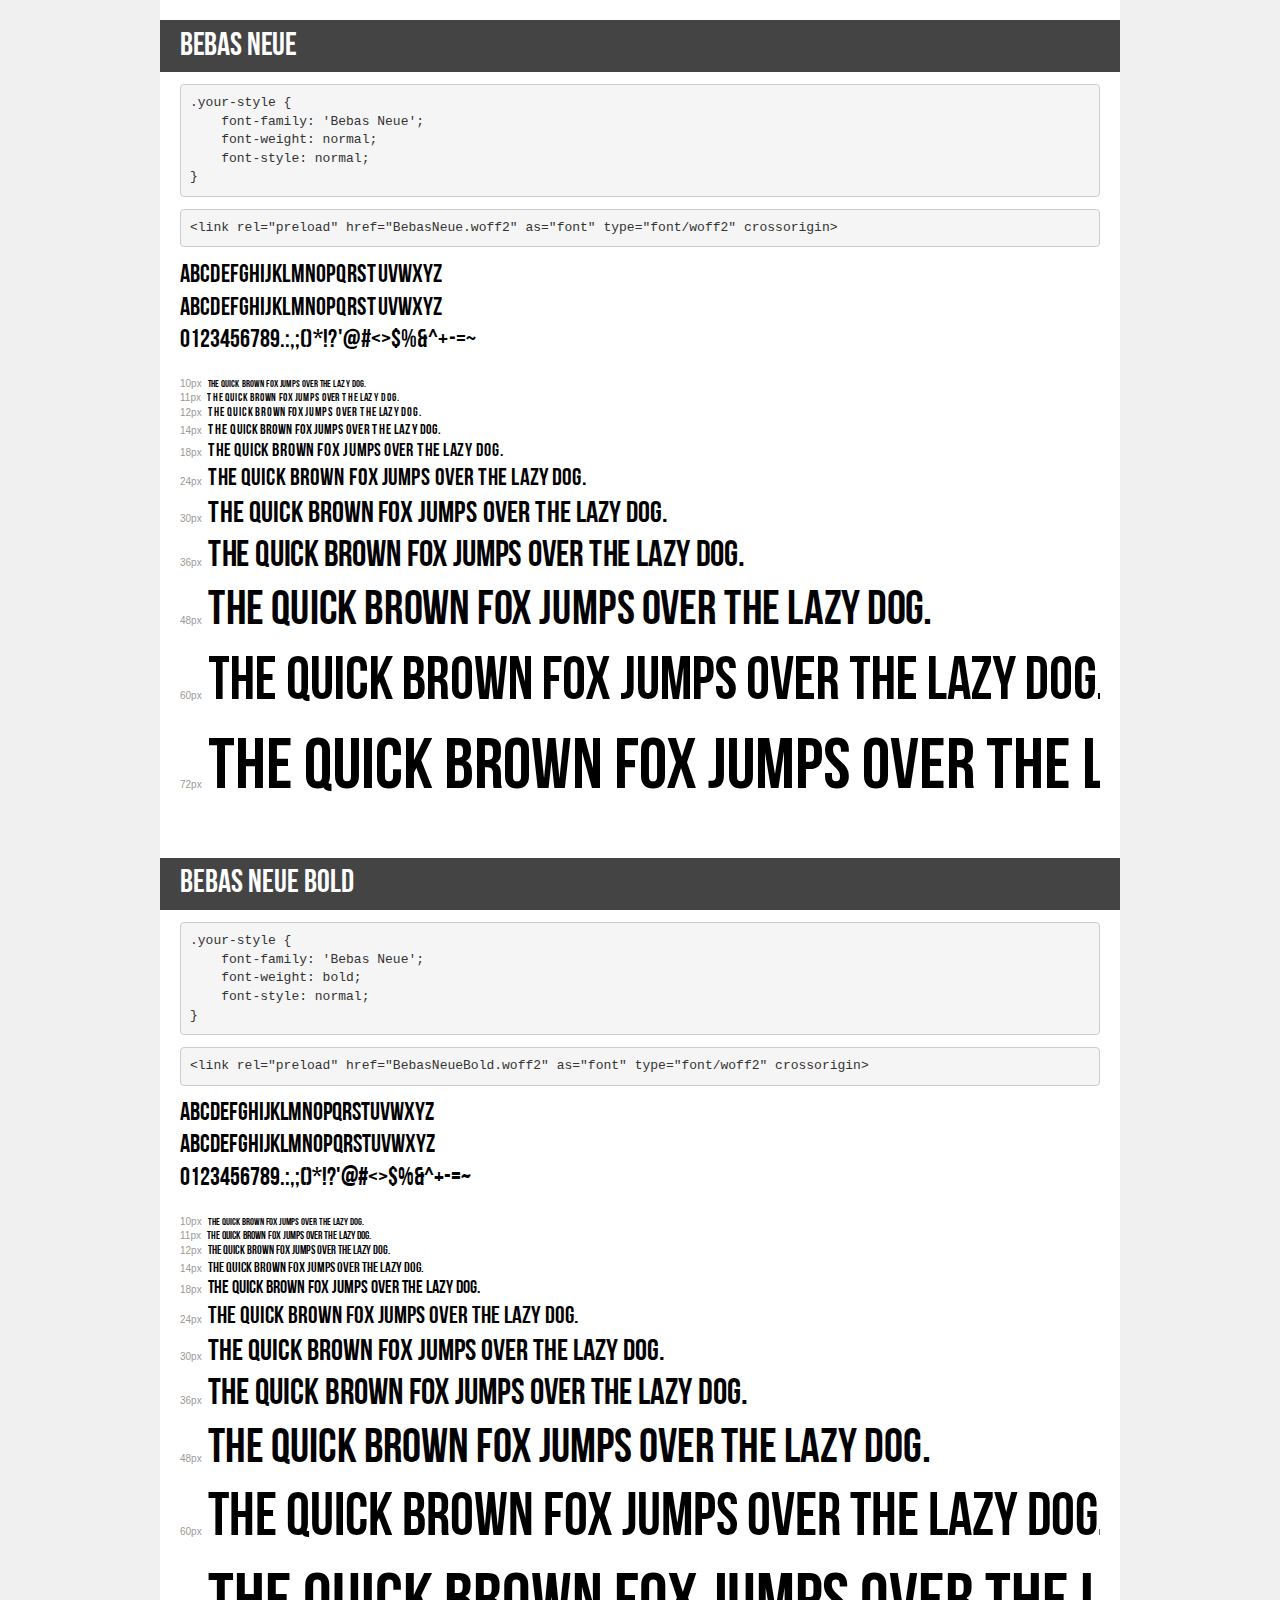
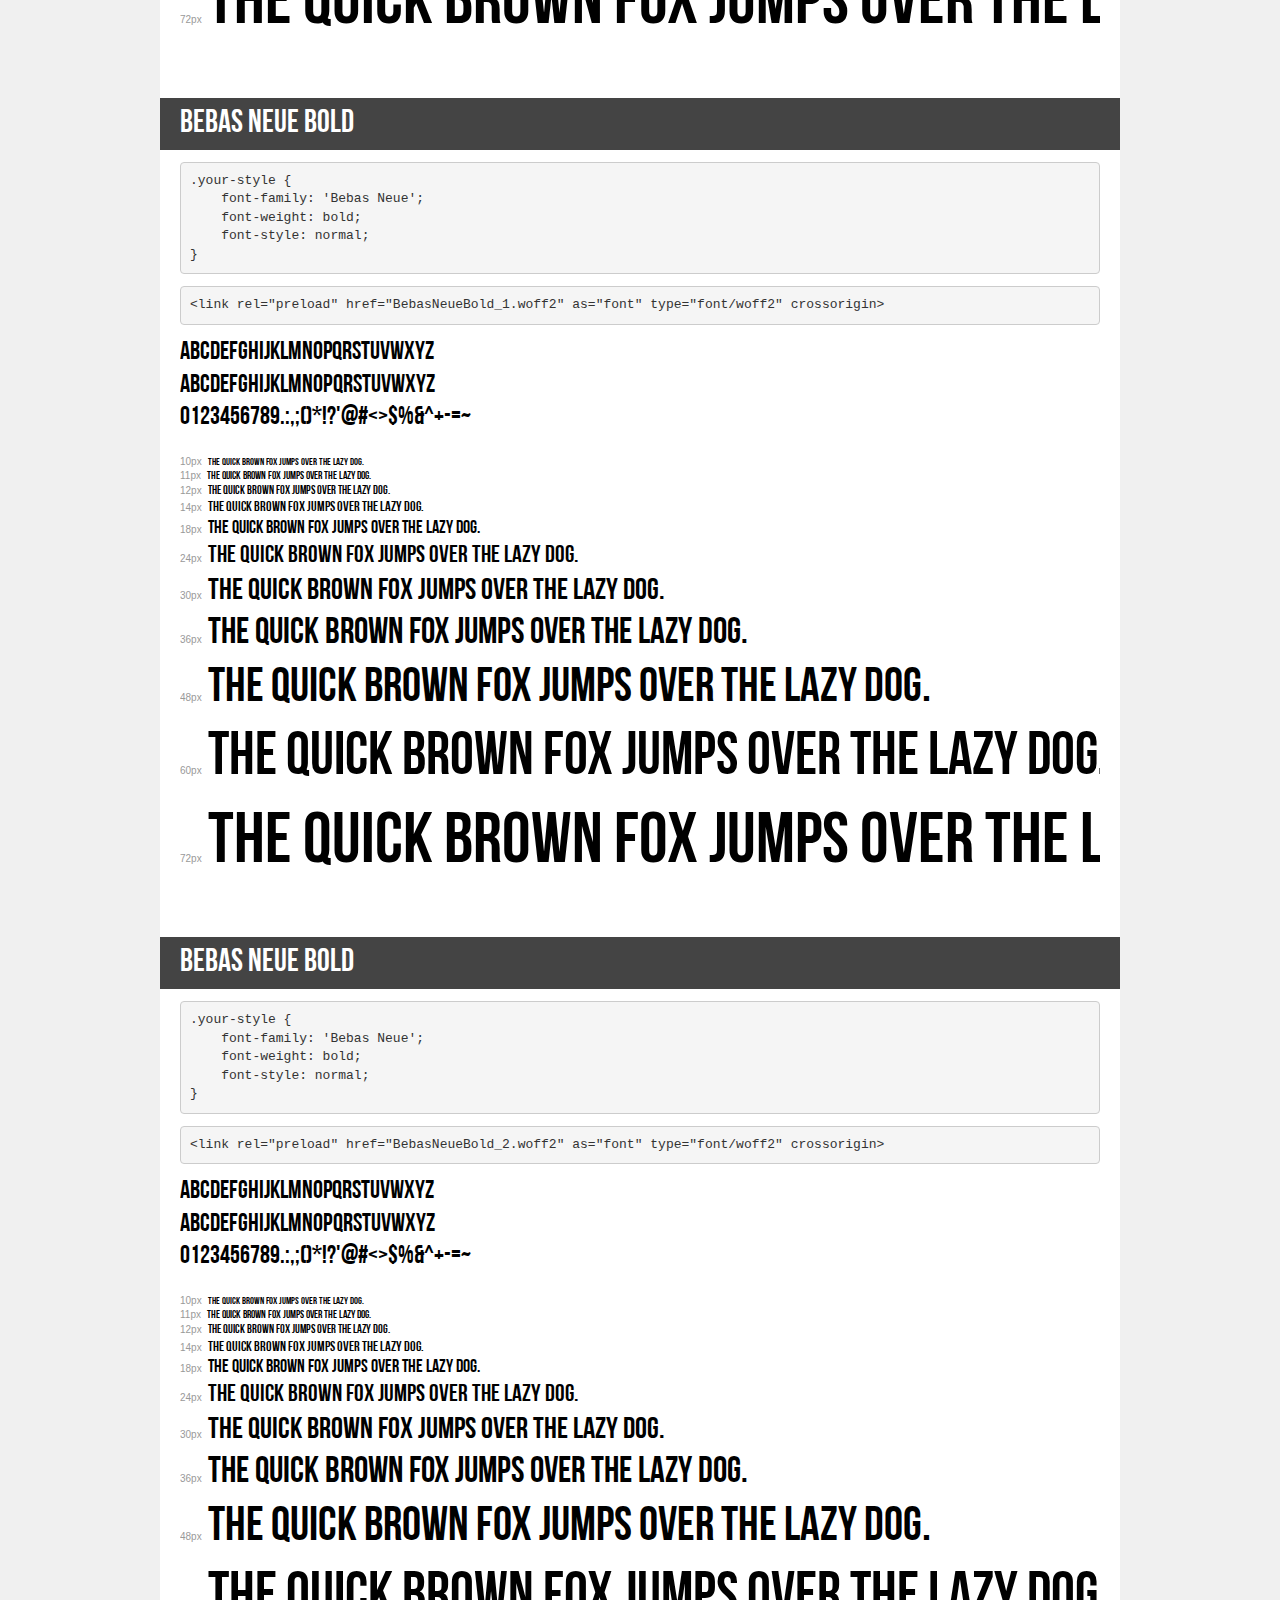
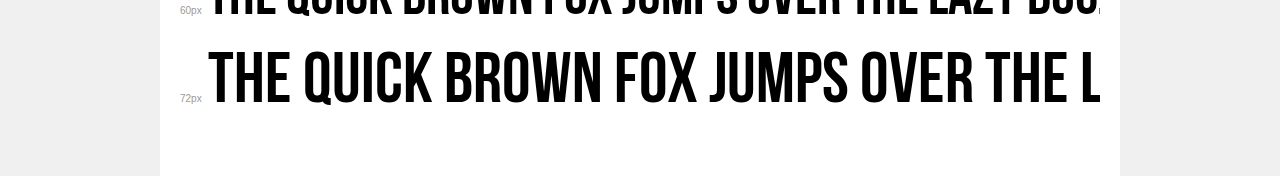
<file: public/fonts/demo.html>
<!DOCTYPE html>
<html lang="en">
<head>
    <meta charset="utf-8">
    <meta http-equiv="X-UA-Compatible" content="IE=edge">
    <meta name="viewport" content="width=device-width, initial-scale=1">
    <meta name="robots" content="noindex, noarchive">
    <meta name="format-detection" content="telephone=no">
    <title>Transfonter demo</title>
    <link href="stylesheet.css" rel="stylesheet">
    <style>
        /*
        http://meyerweb.com/eric/tools/css/reset/
        v2.0 | 20110126
        License: none (public domain)
        */
        html, body, div, span, applet, object, iframe,
        h1, h2, h3, h4, h5, h6, p, blockquote, pre,
        a, abbr, acronym, address, big, cite, code,
        del, dfn, em, img, ins, kbd, q, s, samp,
        small, strike, strong, sub, sup, tt, var,
        b, u, i, center,
        dl, dt, dd, ol, ul, li,
        fieldset, form, label, legend,
        table, caption, tbody, tfoot, thead, tr, th, td,
        article, aside, canvas, details, embed,
        figure, figcaption, footer, header, hgroup,
        menu, nav, output, ruby, section, summary,
        time, mark, audio, video {
            margin: 0;
            padding: 0;
            border: 0;
            font-size: 100%;
            font: inherit;
            vertical-align: baseline;
        }
        /* HTML5 display-role reset for older browsers */
        article, aside, details, figcaption, figure,
        footer, header, hgroup, menu, nav, section {
            display: block;
        }
        body {
            line-height: 1;
        }
        ol, ul {
            list-style: none;
        }
        blockquote, q {
            quotes: none;
        }
        blockquote:before, blockquote:after,
        q:before, q:after {
            content: '';
            content: none;
        }
        table {
            border-collapse: collapse;
            border-spacing: 0;
        }
        /* demo styles */
        body {
            background: #f0f0f0;
            color: #000;
        }
        .page {
            background: #fff;
            width: 920px;
            margin: 0 auto;
            padding: 20px 20px 0 20px;
            overflow: hidden;
        }
        .font-container {
            overflow-x: auto;
            overflow-y: hidden;
            margin-bottom: 40px;
            line-height: 1.3;
            white-space: nowrap;
            padding-bottom: 5px;
        }
        h1 {
            position: relative;
            background: #444;
            font-size: 32px;
            color: #fff;
            padding: 10px 20px;
            margin: 0 -20px 12px -20px;
        }
        .letters {
            font-size: 25px;
            margin-bottom: 20px;
        }
        .s10:before {
            content: '10px';
        }
        .s11:before {
            content: '11px';
        }
        .s12:before {
            content: '12px';
        }
        .s14:before {
            content: '14px';
        }
        .s18:before {
            content: '18px';
        }
        .s24:before {
            content: '24px';
        }
        .s30:before {
            content: '30px';
        }
        .s36:before {
            content: '36px';
        }
        .s48:before {
            content: '48px';
        }
        .s60:before {
            content: '60px';
        }
        .s72:before {
            content: '72px';
        }
        .s10:before, .s11:before, .s12:before, .s14:before,
        .s18:before, .s24:before, .s30:before, .s36:before,
        .s48:before, .s60:before, .s72:before {
            font-family: Arial, sans-serif;
            font-size: 10px;
            font-weight: normal;
            font-style: normal;
            color: #999;
            padding-right: 6px;
        }
        pre {
            display: block;
            padding: 9px;
            margin: 0 0 12px;
            font-family: Monaco, Menlo, Consolas, "Courier New", monospace;
            font-size: 13px;
            line-height: 1.428571429;
            color: #333;
            font-weight: normal;
            font-style: normal;
            background-color: #f5f5f5;
            border: 1px solid #ccc;
            overflow-x: auto;
            border-radius: 4px;
        }
        /* responsive */
        @media (max-width: 959px) {
            .page {
                width: auto;
                margin: 0;
            }
        }
    </style>
</head>
<body>
<div class="page">
    <div class="demo">
        <h1 style="font-family: 'Bebas Neue'; font-weight: normal; font-style: normal;">Bebas Neue</h1>
        <pre title="Usage">.your-style {
    font-family: 'Bebas Neue';
    font-weight: normal;
    font-style: normal;
}</pre>
        <pre title="Preload (optional)">
&lt;link rel=&quot;preload&quot; href=&quot;BebasNeue.woff2&quot; as=&quot;font&quot; type=&quot;font/woff2&quot; crossorigin&gt;</pre>
        <div class="font-container" style="font-family: 'Bebas Neue'; font-weight: normal; font-style: normal;">
            <p class="letters">
                abcdefghijklmnopqrstuvwxyz<br>
ABCDEFGHIJKLMNOPQRSTUVWXYZ<br>
                0123456789.:,;()*!?'@#&lt;&gt;$%&^+-=~
            </p>
            <p class="s10" style="font-size: 10px;">The quick brown fox jumps over the lazy dog.</p>
            <p class="s11" style="font-size: 11px;">The quick brown fox jumps over the lazy dog.</p>
            <p class="s12" style="font-size: 12px;">The quick brown fox jumps over the lazy dog.</p>
            <p class="s14" style="font-size: 14px;">The quick brown fox jumps over the lazy dog.</p>
            <p class="s18" style="font-size: 18px;">The quick brown fox jumps over the lazy dog.</p>
            <p class="s24" style="font-size: 24px;">The quick brown fox jumps over the lazy dog.</p>
            <p class="s30" style="font-size: 30px;">The quick brown fox jumps over the lazy dog.</p>
            <p class="s36" style="font-size: 36px;">The quick brown fox jumps over the lazy dog.</p>
            <p class="s48" style="font-size: 48px;">The quick brown fox jumps over the lazy dog.</p>
            <p class="s60" style="font-size: 60px;">The quick brown fox jumps over the lazy dog.</p>
            <p class="s72" style="font-size: 72px;">The quick brown fox jumps over the lazy dog.</p>
        </div>
    </div>

    <div class="demo">
        <h1 style="font-family: 'Bebas Neue'; font-weight: bold; font-style: normal;">Bebas Neue Bold</h1>
        <pre title="Usage">.your-style {
    font-family: 'Bebas Neue';
    font-weight: bold;
    font-style: normal;
}</pre>
        <pre title="Preload (optional)">
&lt;link rel=&quot;preload&quot; href=&quot;BebasNeueBold.woff2&quot; as=&quot;font&quot; type=&quot;font/woff2&quot; crossorigin&gt;</pre>
        <div class="font-container" style="font-family: 'Bebas Neue'; font-weight: bold; font-style: normal;">
            <p class="letters">
                abcdefghijklmnopqrstuvwxyz<br>
ABCDEFGHIJKLMNOPQRSTUVWXYZ<br>
                0123456789.:,;()*!?'@#&lt;&gt;$%&^+-=~
            </p>
            <p class="s10" style="font-size: 10px;">The quick brown fox jumps over the lazy dog.</p>
            <p class="s11" style="font-size: 11px;">The quick brown fox jumps over the lazy dog.</p>
            <p class="s12" style="font-size: 12px;">The quick brown fox jumps over the lazy dog.</p>
            <p class="s14" style="font-size: 14px;">The quick brown fox jumps over the lazy dog.</p>
            <p class="s18" style="font-size: 18px;">The quick brown fox jumps over the lazy dog.</p>
            <p class="s24" style="font-size: 24px;">The quick brown fox jumps over the lazy dog.</p>
            <p class="s30" style="font-size: 30px;">The quick brown fox jumps over the lazy dog.</p>
            <p class="s36" style="font-size: 36px;">The quick brown fox jumps over the lazy dog.</p>
            <p class="s48" style="font-size: 48px;">The quick brown fox jumps over the lazy dog.</p>
            <p class="s60" style="font-size: 60px;">The quick brown fox jumps over the lazy dog.</p>
            <p class="s72" style="font-size: 72px;">The quick brown fox jumps over the lazy dog.</p>
        </div>
    </div>

    <div class="demo">
        <h1 style="font-family: 'Bebas Neue'; font-weight: bold; font-style: normal;">Bebas Neue Bold</h1>
        <pre title="Usage">.your-style {
    font-family: 'Bebas Neue';
    font-weight: bold;
    font-style: normal;
}</pre>
        <pre title="Preload (optional)">
&lt;link rel=&quot;preload&quot; href=&quot;BebasNeueBold_1.woff2&quot; as=&quot;font&quot; type=&quot;font/woff2&quot; crossorigin&gt;</pre>
        <div class="font-container" style="font-family: 'Bebas Neue'; font-weight: bold; font-style: normal;">
            <p class="letters">
                abcdefghijklmnopqrstuvwxyz<br>
ABCDEFGHIJKLMNOPQRSTUVWXYZ<br>
                0123456789.:,;()*!?'@#&lt;&gt;$%&^+-=~
            </p>
            <p class="s10" style="font-size: 10px;">The quick brown fox jumps over the lazy dog.</p>
            <p class="s11" style="font-size: 11px;">The quick brown fox jumps over the lazy dog.</p>
            <p class="s12" style="font-size: 12px;">The quick brown fox jumps over the lazy dog.</p>
            <p class="s14" style="font-size: 14px;">The quick brown fox jumps over the lazy dog.</p>
            <p class="s18" style="font-size: 18px;">The quick brown fox jumps over the lazy dog.</p>
            <p class="s24" style="font-size: 24px;">The quick brown fox jumps over the lazy dog.</p>
            <p class="s30" style="font-size: 30px;">The quick brown fox jumps over the lazy dog.</p>
            <p class="s36" style="font-size: 36px;">The quick brown fox jumps over the lazy dog.</p>
            <p class="s48" style="font-size: 48px;">The quick brown fox jumps over the lazy dog.</p>
            <p class="s60" style="font-size: 60px;">The quick brown fox jumps over the lazy dog.</p>
            <p class="s72" style="font-size: 72px;">The quick brown fox jumps over the lazy dog.</p>
        </div>
    </div>

    <div class="demo">
        <h1 style="font-family: 'Bebas Neue'; font-weight: bold; font-style: normal;">Bebas Neue Bold</h1>
        <pre title="Usage">.your-style {
    font-family: 'Bebas Neue';
    font-weight: bold;
    font-style: normal;
}</pre>
        <pre title="Preload (optional)">
&lt;link rel=&quot;preload&quot; href=&quot;BebasNeueBold_2.woff2&quot; as=&quot;font&quot; type=&quot;font/woff2&quot; crossorigin&gt;</pre>
        <div class="font-container" style="font-family: 'Bebas Neue'; font-weight: bold; font-style: normal;">
            <p class="letters">
                abcdefghijklmnopqrstuvwxyz<br>
ABCDEFGHIJKLMNOPQRSTUVWXYZ<br>
                0123456789.:,;()*!?'@#&lt;&gt;$%&^+-=~
            </p>
            <p class="s10" style="font-size: 10px;">The quick brown fox jumps over the lazy dog.</p>
            <p class="s11" style="font-size: 11px;">The quick brown fox jumps over the lazy dog.</p>
            <p class="s12" style="font-size: 12px;">The quick brown fox jumps over the lazy dog.</p>
            <p class="s14" style="font-size: 14px;">The quick brown fox jumps over the lazy dog.</p>
            <p class="s18" style="font-size: 18px;">The quick brown fox jumps over the lazy dog.</p>
            <p class="s24" style="font-size: 24px;">The quick brown fox jumps over the lazy dog.</p>
            <p class="s30" style="font-size: 30px;">The quick brown fox jumps over the lazy dog.</p>
            <p class="s36" style="font-size: 36px;">The quick brown fox jumps over the lazy dog.</p>
            <p class="s48" style="font-size: 48px;">The quick brown fox jumps over the lazy dog.</p>
            <p class="s60" style="font-size: 60px;">The quick brown fox jumps over the lazy dog.</p>
            <p class="s72" style="font-size: 72px;">The quick brown fox jumps over the lazy dog.</p>
        </div>
    </div>

</div>
</body>
</html>
</file>
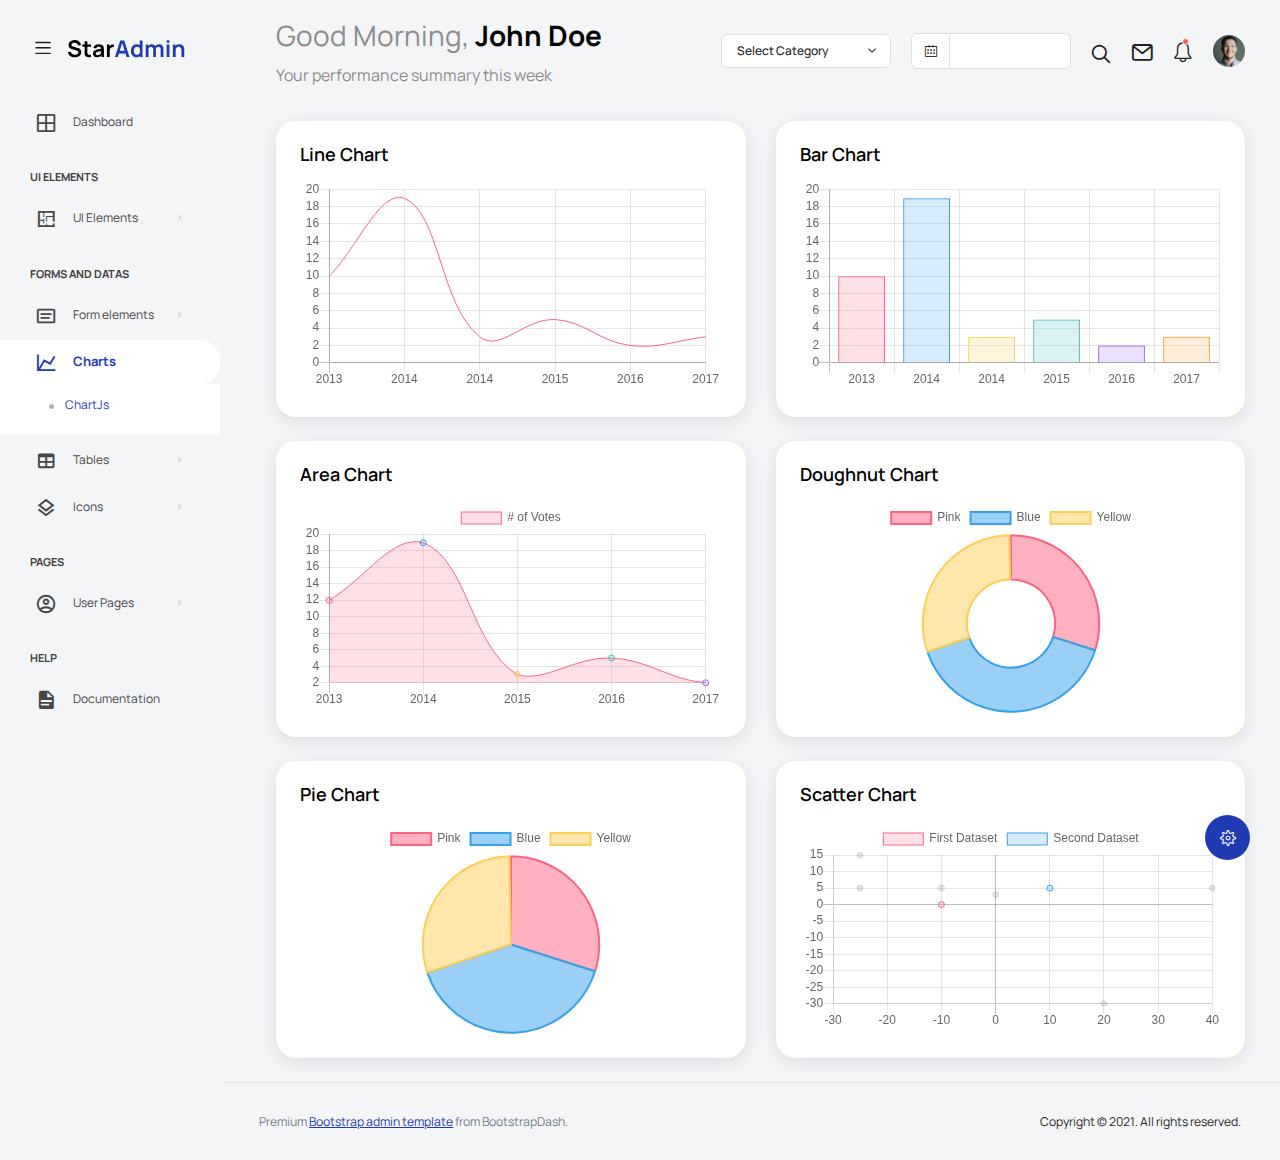
<file: public/admin2/pages/charts/chartjs.html>
<!DOCTYPE html>
<html lang="en">

<head>
  <!-- Required meta tags -->
  <meta charset="utf-8">
  <meta name="viewport" content="width=device-width, initial-scale=1, shrink-to-fit=no">
  <title>Star Admin2 </title>
  <!-- plugins:css -->
  <link rel="stylesheet" href="../../vendors/feather/feather.css">
  <link rel="stylesheet" href="../../vendors/mdi/css/materialdesignicons.min.css">
  <link rel="stylesheet" href="../../vendors/ti-icons/css/themify-icons.css">
  <link rel="stylesheet" href="../../vendors/typicons/typicons.css">
  <link rel="stylesheet" href="../../vendors/simple-line-icons/css/simple-line-icons.css">
  <link rel="stylesheet" href="../../vendors/css/vendor.bundle.base.css">
  <!-- endinject -->
  <!-- Plugin css for this page -->
  <!-- End plugin css for this page -->
  <!-- inject:css -->
  <link rel="stylesheet" href="../../css/vertical-layout-light/style.css">
  <!-- endinject -->
  <link rel="shortcut icon" href="../../images/favicon.png" />
</head>

<body>
  <div class="container-scroller">
    <!-- partial:../../partials/_navbar.html -->
    <nav class="navbar default-layout col-lg-12 col-12 p-0 fixed-top d-flex align-items-top flex-row">
      <div class="text-center navbar-brand-wrapper d-flex align-items-center justify-content-start">
        <div class="me-3">
          <button class="navbar-toggler navbar-toggler align-self-center" type="button" data-bs-toggle="minimize">
            <span class="icon-menu"></span>
          </button>
        </div>
        <div>
          <a class="navbar-brand brand-logo" href="../../index.html">
            <img src="../../images/logo.svg" alt="logo" />
          </a>
          <a class="navbar-brand brand-logo-mini" href="../../index.html">
            <img src="../../images/logo-mini.svg" alt="logo" />
          </a>
        </div>
      </div>
      <div class="navbar-menu-wrapper d-flex align-items-top"> 
        <ul class="navbar-nav">
          <li class="nav-item font-weight-semibold d-none d-lg-block ms-0">
            <h1 class="welcome-text">Good Morning, <span class="text-black fw-bold">John Doe</span></h1>
            <h3 class="welcome-sub-text">Your performance summary this week </h3>
          </li>
        </ul>
        <ul class="navbar-nav ms-auto">
          <li class="nav-item dropdown d-none d-lg-block">
            <a class="nav-link dropdown-bordered dropdown-toggle dropdown-toggle-split" id="messageDropdown" href="#" data-bs-toggle="dropdown" aria-expanded="false"> Select Category </a>
            <div class="dropdown-menu dropdown-menu-right navbar-dropdown preview-list pb-0" aria-labelledby="messageDropdown">
              <a class="dropdown-item py-3" >
                <p class="mb-0 font-weight-medium float-left">Select category</p>
              </a>
              <div class="dropdown-divider"></div>
              <a class="dropdown-item preview-item">
                <div class="preview-item-content flex-grow py-2">
                  <p class="preview-subject ellipsis font-weight-medium text-dark">Bootstrap Bundle </p>
                  <p class="fw-light small-text mb-0">This is a Bundle featuring 16 unique dashboards</p>
                </div>
              </a>
              <a class="dropdown-item preview-item">
                <div class="preview-item-content flex-grow py-2">
                  <p class="preview-subject ellipsis font-weight-medium text-dark">Angular Bundle</p>
                  <p class="fw-light small-text mb-0">Everything you’ll ever need for your Angular projects</p>
                </div>
              </a>
              <a class="dropdown-item preview-item">
                <div class="preview-item-content flex-grow py-2">
                  <p class="preview-subject ellipsis font-weight-medium text-dark">VUE Bundle</p>
                  <p class="fw-light small-text mb-0">Bundle of 6 Premium Vue Admin Dashboard</p>
                </div>
              </a>
              <a class="dropdown-item preview-item">
                <div class="preview-item-content flex-grow py-2">
                  <p class="preview-subject ellipsis font-weight-medium text-dark">React Bundle</p>
                  <p class="fw-light small-text mb-0">Bundle of 8 Premium React Admin Dashboard</p>
                </div>
              </a>
            </div>
          </li>
          <li class="nav-item d-none d-lg-block">
            <div id="datepicker-popup" class="input-group date datepicker navbar-date-picker">
              <span class="input-group-addon input-group-prepend border-right">
                <span class="icon-calendar input-group-text calendar-icon"></span>
              </span>
              <input type="text" class="form-control">
            </div>
          </li>
          <li class="nav-item">
            <form class="search-form" action="#">
              <i class="icon-search"></i>
              <input type="search" class="form-control" placeholder="Search Here" title="Search here">
            </form>
          </li>
          <li class="nav-item dropdown">
            <a class="nav-link count-indicator" id="notificationDropdown" href="#" data-bs-toggle="dropdown">
              <i class="icon-mail icon-lg"></i>
            </a>
            <div class="dropdown-menu dropdown-menu-right navbar-dropdown preview-list pb-0" aria-labelledby="notificationDropdown">
              <a class="dropdown-item py-3 border-bottom">
                <p class="mb-0 font-weight-medium float-left">You have 4 new notifications </p>
                <span class="badge badge-pill badge-primary float-right">View all</span>
              </a>
              <a class="dropdown-item preview-item py-3">
                <div class="preview-thumbnail">
                  <i class="mdi mdi-alert m-auto text-primary"></i>
                </div>
                <div class="preview-item-content">
                  <h6 class="preview-subject fw-normal text-dark mb-1">Application Error</h6>
                  <p class="fw-light small-text mb-0"> Just now </p>
                </div>
              </a>
              <a class="dropdown-item preview-item py-3">
                <div class="preview-thumbnail">
                  <i class="mdi mdi-settings m-auto text-primary"></i>
                </div>
                <div class="preview-item-content">
                  <h6 class="preview-subject fw-normal text-dark mb-1">Settings</h6>
                  <p class="fw-light small-text mb-0"> Private message </p>
                </div>
              </a>
              <a class="dropdown-item preview-item py-3">
                <div class="preview-thumbnail">
                  <i class="mdi mdi-airballoon m-auto text-primary"></i>
                </div>
                <div class="preview-item-content">
                  <h6 class="preview-subject fw-normal text-dark mb-1">New user registration</h6>
                  <p class="fw-light small-text mb-0"> 2 days ago </p>
                </div>
              </a>
            </div>
          </li>
          <li class="nav-item dropdown"> 
            <a class="nav-link count-indicator" id="countDropdown" href="#" data-bs-toggle="dropdown" aria-expanded="false">
              <i class="icon-bell"></i>
              <span class="count"></span>
            </a>
            <div class="dropdown-menu dropdown-menu-right navbar-dropdown preview-list pb-0" aria-labelledby="countDropdown">
              <a class="dropdown-item py-3">
                <p class="mb-0 font-weight-medium float-left">You have 7 unread mails </p>
                <span class="badge badge-pill badge-primary float-right">View all</span>
              </a>
              <div class="dropdown-divider"></div>
              <a class="dropdown-item preview-item">
                <div class="preview-thumbnail">
                  <img src="../../images/faces/face10.jpg" alt="image" class="img-sm profile-pic">
                </div>
                <div class="preview-item-content flex-grow py-2">
                  <p class="preview-subject ellipsis font-weight-medium text-dark">Marian Garner </p>
                  <p class="fw-light small-text mb-0"> The meeting is cancelled </p>
                </div>
              </a>
              <a class="dropdown-item preview-item">
                <div class="preview-thumbnail">
                  <img src="../../images/faces/face12.jpg" alt="image" class="img-sm profile-pic">
                </div>
                <div class="preview-item-content flex-grow py-2">
                  <p class="preview-subject ellipsis font-weight-medium text-dark">David Grey </p>
                  <p class="fw-light small-text mb-0"> The meeting is cancelled </p>
                </div>
              </a>
              <a class="dropdown-item preview-item">
                <div class="preview-thumbnail">
                  <img src="../../images/faces/face1.jpg" alt="image" class="img-sm profile-pic">
                </div>
                <div class="preview-item-content flex-grow py-2">
                  <p class="preview-subject ellipsis font-weight-medium text-dark">Travis Jenkins </p>
                  <p class="fw-light small-text mb-0"> The meeting is cancelled </p>
                </div>
              </a>
            </div>
          </li>
          <li class="nav-item dropdown d-none d-lg-block user-dropdown">
            <a class="nav-link" id="UserDropdown" href="#" data-bs-toggle="dropdown" aria-expanded="false">
              <img class="img-xs rounded-circle" src="../../images/faces/face8.jpg" alt="Profile image"> </a>
            <div class="dropdown-menu dropdown-menu-right navbar-dropdown" aria-labelledby="UserDropdown">
              <div class="dropdown-header text-center">
                <img class="img-md rounded-circle" src="../../images/faces/face8.jpg" alt="Profile image">
                <p class="mb-1 mt-3 font-weight-semibold">Allen Moreno</p>
                <p class="fw-light text-muted mb-0">allenmoreno@gmail.com</p>
              </div>
              <a class="dropdown-item"><i class="dropdown-item-icon mdi mdi-account-outline text-primary me-2"></i> My Profile <span class="badge badge-pill badge-danger">1</span></a>
              <a class="dropdown-item"><i class="dropdown-item-icon mdi mdi-message-text-outline text-primary me-2"></i> Messages</a>
              <a class="dropdown-item"><i class="dropdown-item-icon mdi mdi-calendar-check-outline text-primary me-2"></i> Activity</a>
              <a class="dropdown-item"><i class="dropdown-item-icon mdi mdi-help-circle-outline text-primary me-2"></i> FAQ</a>
              <a class="dropdown-item"><i class="dropdown-item-icon mdi mdi-power text-primary me-2"></i>Sign Out</a>
            </div>
          </li>
        </ul>
        <button class="navbar-toggler navbar-toggler-right d-lg-none align-self-center" type="button" data-bs-toggle="offcanvas">
          <span class="mdi mdi-menu"></span>
        </button>
      </div>
    </nav>
    <!-- partial -->
    <div class="container-fluid page-body-wrapper">
      <!-- partial:../../partials/_settings-panel.html -->
      <div class="theme-setting-wrapper">
        <div id="settings-trigger"><i class="ti-settings"></i></div>
        <div id="theme-settings" class="settings-panel">
          <i class="settings-close ti-close"></i>
          <p class="settings-heading">SIDEBAR SKINS</p>
          <div class="sidebar-bg-options selected" id="sidebar-light-theme"><div class="img-ss rounded-circle bg-light border me-3"></div>Light</div>
          <div class="sidebar-bg-options" id="sidebar-dark-theme"><div class="img-ss rounded-circle bg-dark border me-3"></div>Dark</div>
          <p class="settings-heading mt-2">HEADER SKINS</p>
          <div class="color-tiles mx-0 px-4">
            <div class="tiles success"></div>
            <div class="tiles warning"></div>
            <div class="tiles danger"></div>
            <div class="tiles info"></div>
            <div class="tiles dark"></div>
            <div class="tiles default"></div>
          </div>
        </div>
      </div>
      <div id="right-sidebar" class="settings-panel">
        <i class="settings-close ti-close"></i>
        <ul class="nav nav-tabs border-top" id="setting-panel" role="tablist">
          <li class="nav-item">
            <a class="nav-link active" id="todo-tab" data-bs-toggle="tab" href="#todo-section" role="tab" aria-controls="todo-section" aria-expanded="true">TO DO LIST</a>
          </li>
          <li class="nav-item">
            <a class="nav-link" id="chats-tab" data-bs-toggle="tab" href="#chats-section" role="tab" aria-controls="chats-section">CHATS</a>
          </li>
        </ul>
        <div class="tab-content" id="setting-content">
          <div class="tab-pane fade show active scroll-wrapper" id="todo-section" role="tabpanel" aria-labelledby="todo-section">
            <div class="add-items d-flex px-3 mb-0">
              <form class="form w-100">
                <div class="form-group d-flex">
                  <input type="text" class="form-control todo-list-input" placeholder="Add To-do">
                  <button type="submit" class="add btn btn-primary todo-list-add-btn" id="add-task">Add</button>
                </div>
              </form>
            </div>
            <div class="list-wrapper px-3">
              <ul class="d-flex flex-column-reverse todo-list">
                <li>
                  <div class="form-check">
                    <label class="form-check-label">
                      <input class="checkbox" type="checkbox">
                      Team review meeting at 3.00 PM
                    </label>
                  </div>
                  <i class="remove ti-close"></i>
                </li>
                <li>
                  <div class="form-check">
                    <label class="form-check-label">
                      <input class="checkbox" type="checkbox">
                      Prepare for presentation
                    </label>
                  </div>
                  <i class="remove ti-close"></i>
                </li>
                <li>
                  <div class="form-check">
                    <label class="form-check-label">
                      <input class="checkbox" type="checkbox">
                      Resolve all the low priority tickets due today
                    </label>
                  </div>
                  <i class="remove ti-close"></i>
                </li>
                <li class="completed">
                  <div class="form-check">
                    <label class="form-check-label">
                      <input class="checkbox" type="checkbox" checked>
                      Schedule meeting for next week
                    </label>
                  </div>
                  <i class="remove ti-close"></i>
                </li>
                <li class="completed">
                  <div class="form-check">
                    <label class="form-check-label">
                      <input class="checkbox" type="checkbox" checked>
                      Project review
                    </label>
                  </div>
                  <i class="remove ti-close"></i>
                </li>
              </ul>
            </div>
            <h4 class="px-3 text-muted mt-5 fw-light mb-0">Events</h4>
            <div class="events pt-4 px-3">
              <div class="wrapper d-flex mb-2">
                <i class="ti-control-record text-primary me-2"></i>
                <span>Feb 11 2018</span>
              </div>
              <p class="mb-0 font-weight-thin text-gray">Creating component page build a js</p>
              <p class="text-gray mb-0">The total number of sessions</p>
            </div>
            <div class="events pt-4 px-3">
              <div class="wrapper d-flex mb-2">
                <i class="ti-control-record text-primary me-2"></i>
                <span>Feb 7 2018</span>
              </div>
              <p class="mb-0 font-weight-thin text-gray">Meeting with Alisa</p>
              <p class="text-gray mb-0 ">Call Sarah Graves</p>
            </div>
          </div>
          <!-- To do section tab ends -->
          <div class="tab-pane fade" id="chats-section" role="tabpanel" aria-labelledby="chats-section">
            <div class="d-flex align-items-center justify-content-between border-bottom">
              <p class="settings-heading border-top-0 mb-3 pl-3 pt-0 border-bottom-0 pb-0">Friends</p>
              <small class="settings-heading border-top-0 mb-3 pt-0 border-bottom-0 pb-0 pr-3 fw-normal">See All</small>
            </div>
            <ul class="chat-list">
              <li class="list active">
                <div class="profile"><img src="../../images/faces/face1.jpg" alt="image"><span class="online"></span></div>
                <div class="info">
                  <p>Thomas Douglas</p>
                  <p>Available</p>
                </div>
                <small class="text-muted my-auto">19 min</small>
              </li>
              <li class="list">
                <div class="profile"><img src="../../images/faces/face2.jpg" alt="image"><span class="offline"></span></div>
                <div class="info">
                  <div class="wrapper d-flex">
                    <p>Catherine</p>
                  </div>
                  <p>Away</p>
                </div>
                <div class="badge badge-success badge-pill my-auto mx-2">4</div>
                <small class="text-muted my-auto">23 min</small>
              </li>
              <li class="list">
                <div class="profile"><img src="../../images/faces/face3.jpg" alt="image"><span class="online"></span></div>
                <div class="info">
                  <p>Daniel Russell</p>
                  <p>Available</p>
                </div>
                <small class="text-muted my-auto">14 min</small>
              </li>
              <li class="list">
                <div class="profile"><img src="../../images/faces/face4.jpg" alt="image"><span class="offline"></span></div>
                <div class="info">
                  <p>James Richardson</p>
                  <p>Away</p>
                </div>
                <small class="text-muted my-auto">2 min</small>
              </li>
              <li class="list">
                <div class="profile"><img src="../../images/faces/face5.jpg" alt="image"><span class="online"></span></div>
                <div class="info">
                  <p>Madeline Kennedy</p>
                  <p>Available</p>
                </div>
                <small class="text-muted my-auto">5 min</small>
              </li>
              <li class="list">
                <div class="profile"><img src="../../images/faces/face6.jpg" alt="image"><span class="online"></span></div>
                <div class="info">
                  <p>Sarah Graves</p>
                  <p>Available</p>
                </div>
                <small class="text-muted my-auto">47 min</small>
              </li>
            </ul>
          </div>
          <!-- chat tab ends -->
        </div>
      </div>
      <!-- partial -->
      <!-- partial:../../partials/_sidebar.html -->
      <nav class="sidebar sidebar-offcanvas" id="sidebar">
        <ul class="nav">
          <li class="nav-item">
            <a class="nav-link" href="../../index.html">
              <i class="mdi mdi-grid-large menu-icon"></i>
              <span class="menu-title">Dashboard</span>
            </a>
          </li>
          <li class="nav-item nav-category">UI Elements</li>
          <li class="nav-item">
            <a class="nav-link" data-bs-toggle="collapse" href="#ui-basic" aria-expanded="false" aria-controls="ui-basic">
              <i class="menu-icon mdi mdi-floor-plan"></i>
              <span class="menu-title">UI Elements</span>
              <i class="menu-arrow"></i> 
            </a>
            <div class="collapse" id="ui-basic">
              <ul class="nav flex-column sub-menu">
                <li class="nav-item"> <a class="nav-link" href="../../pages/ui-features/buttons.html">Buttons</a></li>
                <li class="nav-item"> <a class="nav-link" href="../../pages/ui-features/dropdowns.html">Dropdowns</a></li>
                <li class="nav-item"> <a class="nav-link" href="../../pages/ui-features/typography.html">Typography</a></li>
              </ul>
            </div>
          </li>
          <li class="nav-item nav-category">Forms and Datas</li>
          <li class="nav-item">
            <a class="nav-link" data-bs-toggle="collapse" href="#form-elements" aria-expanded="false" aria-controls="form-elements">
              <i class="menu-icon mdi mdi-card-text-outline"></i>
              <span class="menu-title">Form elements</span>
              <i class="menu-arrow"></i>
            </a>
            <div class="collapse" id="form-elements">
              <ul class="nav flex-column sub-menu">
                <li class="nav-item"><a class="nav-link" href="../../pages/forms/basic_elements.html">Basic Elements</a></li>
              </ul>
            </div>
          </li>
          <li class="nav-item">
            <a class="nav-link" data-bs-toggle="collapse" href="#charts" aria-expanded="false" aria-controls="charts">
              <i class="menu-icon mdi mdi-chart-line"></i>
              <span class="menu-title">Charts</span>
              <i class="menu-arrow"></i>
            </a>
            <div class="collapse" id="charts">
              <ul class="nav flex-column sub-menu">
                <li class="nav-item"> <a class="nav-link" href="../../pages/charts/chartjs.html">ChartJs</a></li>
              </ul>
            </div>
          </li>
          <li class="nav-item">
            <a class="nav-link" data-bs-toggle="collapse" href="#tables" aria-expanded="false" aria-controls="tables">
              <i class="menu-icon mdi mdi-table"></i>
              <span class="menu-title">Tables</span>
              <i class="menu-arrow"></i>
            </a>
            <div class="collapse" id="tables">
              <ul class="nav flex-column sub-menu">
                <li class="nav-item"> <a class="nav-link" href="../../pages/tables/basic-table.html">Basic table</a></li>
              </ul>
            </div>
          </li>
          <li class="nav-item">
            <a class="nav-link" data-bs-toggle="collapse" href="#icons" aria-expanded="false" aria-controls="icons">
              <i class="menu-icon mdi mdi-layers-outline"></i>
              <span class="menu-title">Icons</span>
              <i class="menu-arrow"></i>
            </a>
            <div class="collapse" id="icons">
              <ul class="nav flex-column sub-menu">
                <li class="nav-item"> <a class="nav-link" href="../../pages/icons/mdi.html">Mdi icons</a></li>
              </ul>
            </div>
          </li>
          <li class="nav-item nav-category">pages</li>
          <li class="nav-item">
            <a class="nav-link" data-bs-toggle="collapse" href="#auth" aria-expanded="false" aria-controls="auth">
              <i class="menu-icon mdi mdi-account-circle-outline"></i>
              <span class="menu-title">User Pages</span>
              <i class="menu-arrow"></i>
            </a>
            <div class="collapse" id="auth">
              <ul class="nav flex-column sub-menu">
                <li class="nav-item"> <a class="nav-link" href="../../pages/samples/login.html"> Login </a></li>
              </ul>
            </div>
          </li>
          <li class="nav-item nav-category">help</li>
          <li class="nav-item">
            <a class="nav-link" href="http://bootstrapdash.com/demo/star-admin2-free/docs/documentation.html">
              <i class="menu-icon mdi mdi-file-document"></i>
              <span class="menu-title">Documentation</span>
            </a>
          </li>
        </ul>
      </nav>
      <!-- partial -->
      <div class="main-panel">
        <div class="content-wrapper">
          <div class="row">
            <div class="col-lg-6 grid-margin stretch-card">
              <div class="card">
                <div class="card-body">
                  <h4 class="card-title">Line chart</h4>
                  <canvas id="lineChart"></canvas>
                </div>
              </div>
            </div>
            <div class="col-lg-6 grid-margin stretch-card">
              <div class="card">
                <div class="card-body">
                  <h4 class="card-title">Bar chart</h4>
                  <canvas id="barChart"></canvas>
                </div>
              </div>
            </div>
          </div>
          <div class="row">
            <div class="col-lg-6 grid-margin stretch-card">
              <div class="card">
                <div class="card-body">
                  <h4 class="card-title">Area chart</h4>
                  <canvas id="areaChart"></canvas>
                </div>
              </div>
            </div>
            <div class="col-lg-6 grid-margin stretch-card">
              <div class="card">
                <div class="card-body">
                  <h4 class="card-title">Doughnut chart</h4>
                  <canvas id="doughnutChart"></canvas>
                </div>
              </div>
            </div>
          </div>
          <div class="row">
            <div class="col-lg-6 grid-margin grid-margin-lg-0 stretch-card">
              <div class="card">
                <div class="card-body">
                  <h4 class="card-title">Pie chart</h4>
                  <canvas id="pieChart"></canvas>
                </div>
              </div>
            </div>
            <div class="col-lg-6 grid-margin grid-margin-lg-0 stretch-card">
              <div class="card">
                <div class="card-body">
                  <h4 class="card-title">Scatter chart</h4>
                  <canvas id="scatterChart"></canvas>
                </div>
              </div>
            </div>
          </div>
        </div>
        <!-- content-wrapper ends -->
        <!-- partial:../../partials/_footer.html -->
        <footer class="footer">
          <div class="d-sm-flex justify-content-center justify-content-sm-between">
            <span class="text-muted text-center text-sm-left d-block d-sm-inline-block">Premium <a href="https://www.bootstrapdash.com/" target="_blank">Bootstrap admin template</a> from BootstrapDash.</span>
            <span class="float-none float-sm-right d-block mt-1 mt-sm-0 text-center">Copyright © 2021. All rights reserved.</span>
          </div>
        </footer>
        <!-- partial -->
      </div>
      <!-- main-panel ends -->
    </div>
    <!-- page-body-wrapper ends -->
  </div>
  <!-- container-scroller -->
  <!-- plugins:js -->
  <script src="../../vendors/js/vendor.bundle.base.js"></script>
  <!-- endinject -->
  <!-- Plugin js for this page -->
  <script src="../../vendors/chart.js/Chart.min.js"></script>
  <script src="../../vendors/bootstrap-datepicker/bootstrap-datepicker.min.js"></script>
  <!-- End plugin js for this page -->
  <!-- inject:js -->
  <script src="../../js/off-canvas.js"></script>
  <script src="../../js/hoverable-collapse.js"></script>
  <script src="../../js/template.js"></script>
  <script src="../../js/settings.js"></script>
  <script src="../../js/todolist.js"></script>
  <!-- endinject -->
  <!-- Custom js for this page-->
  <script src="../../js/chart.js"></script>
  <!-- End custom js for this page-->
</body>

</html>
</file>
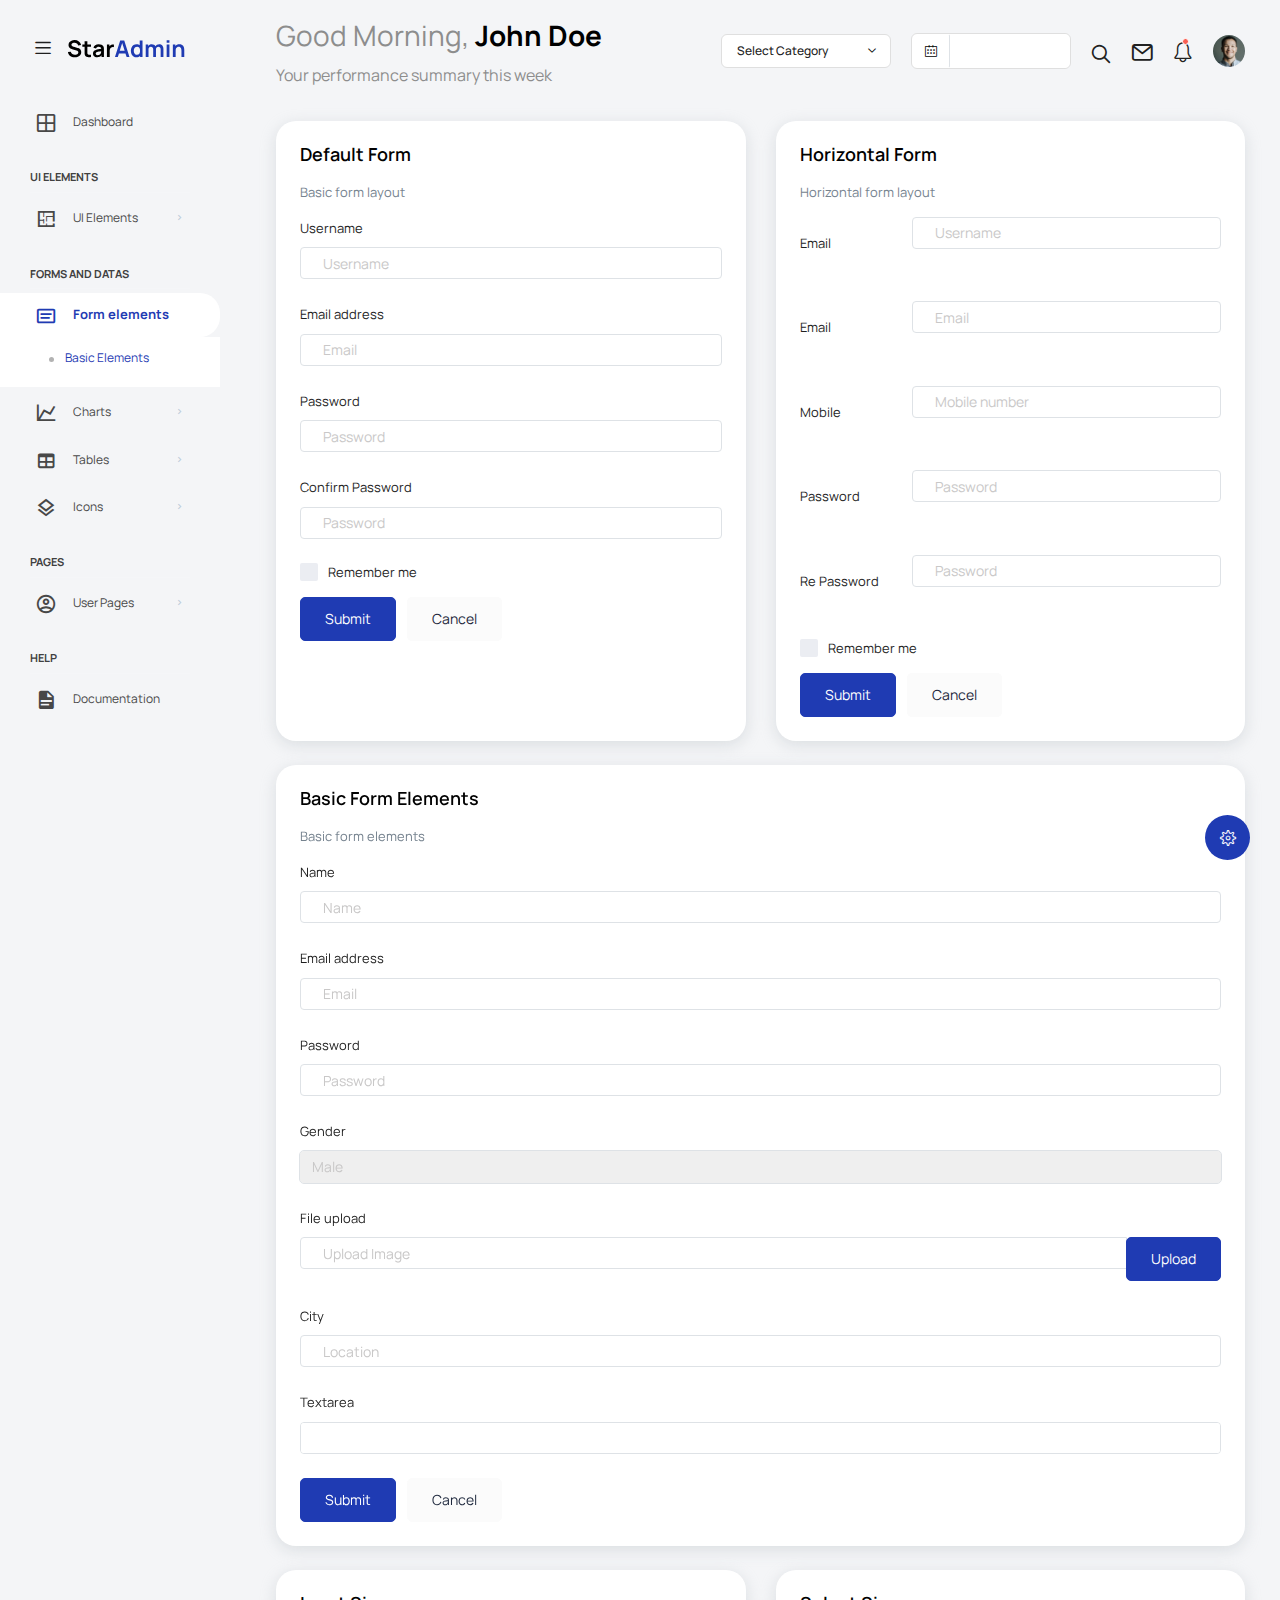
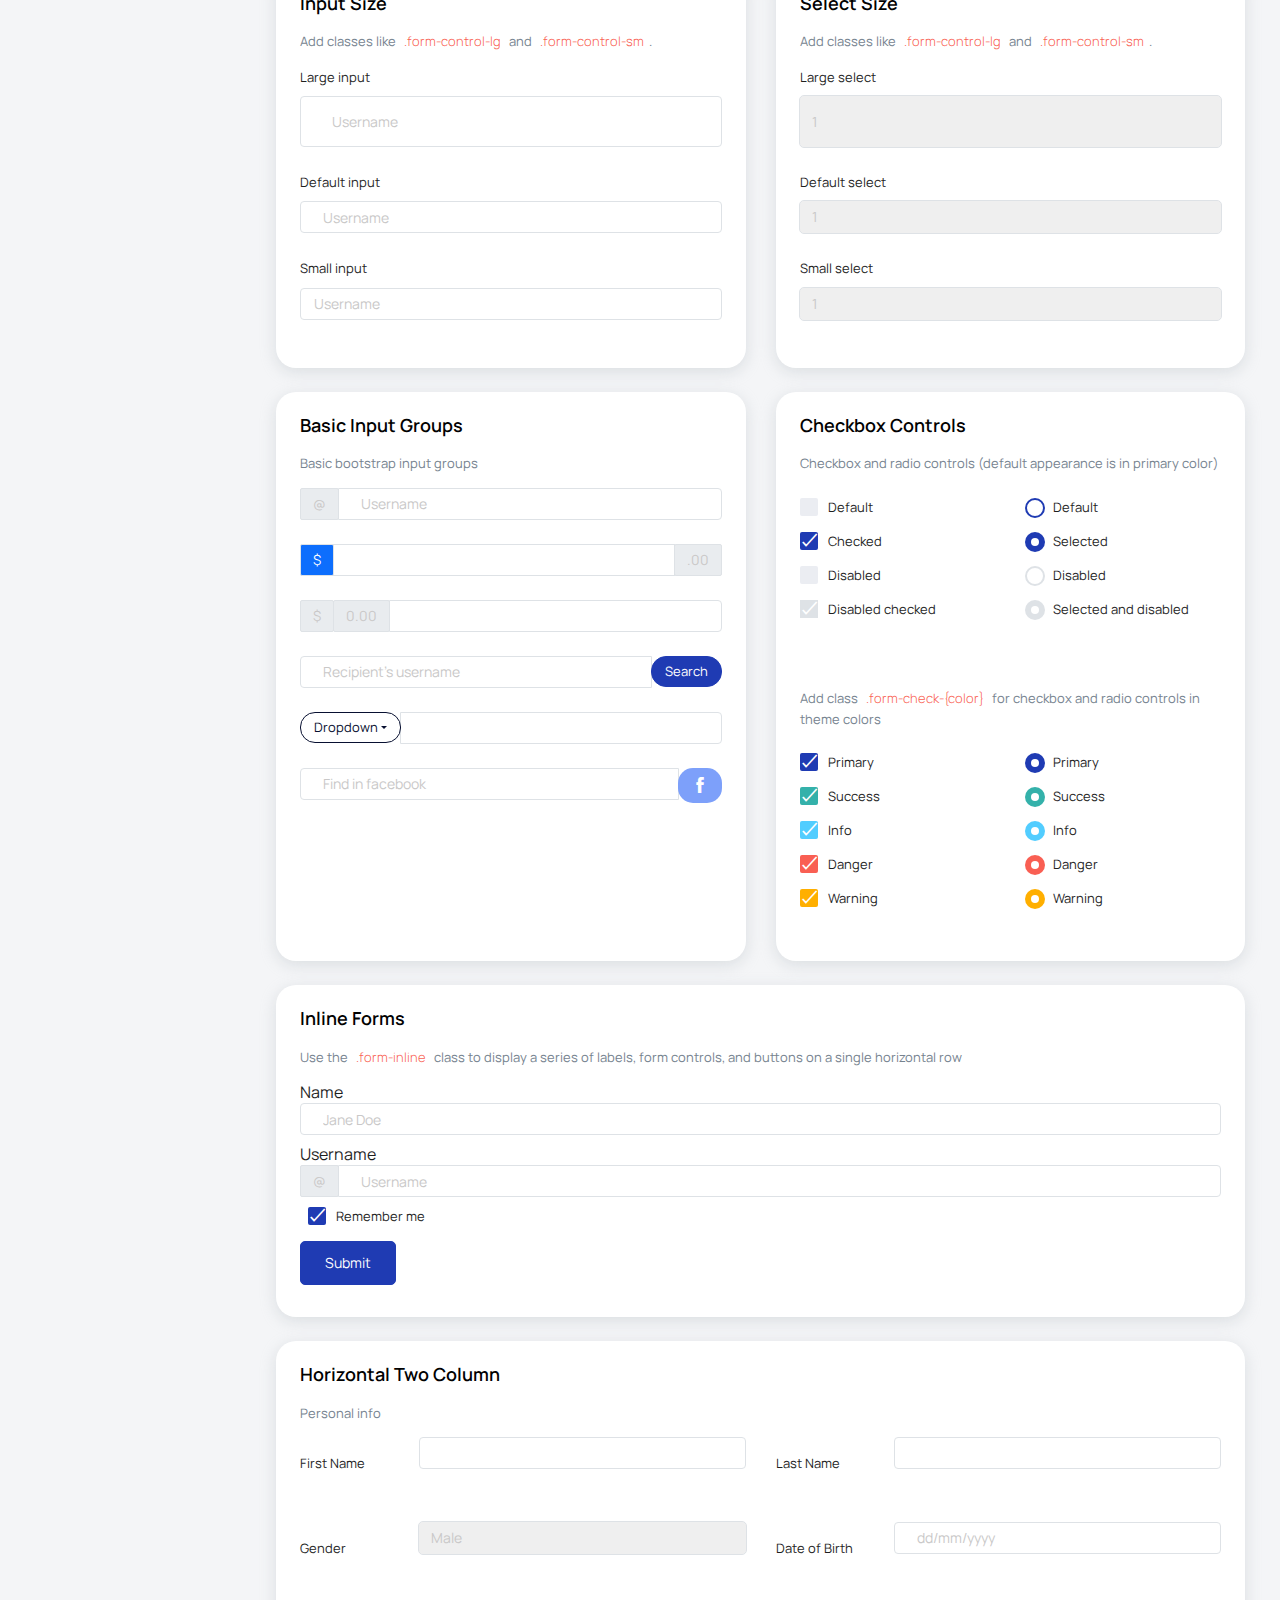
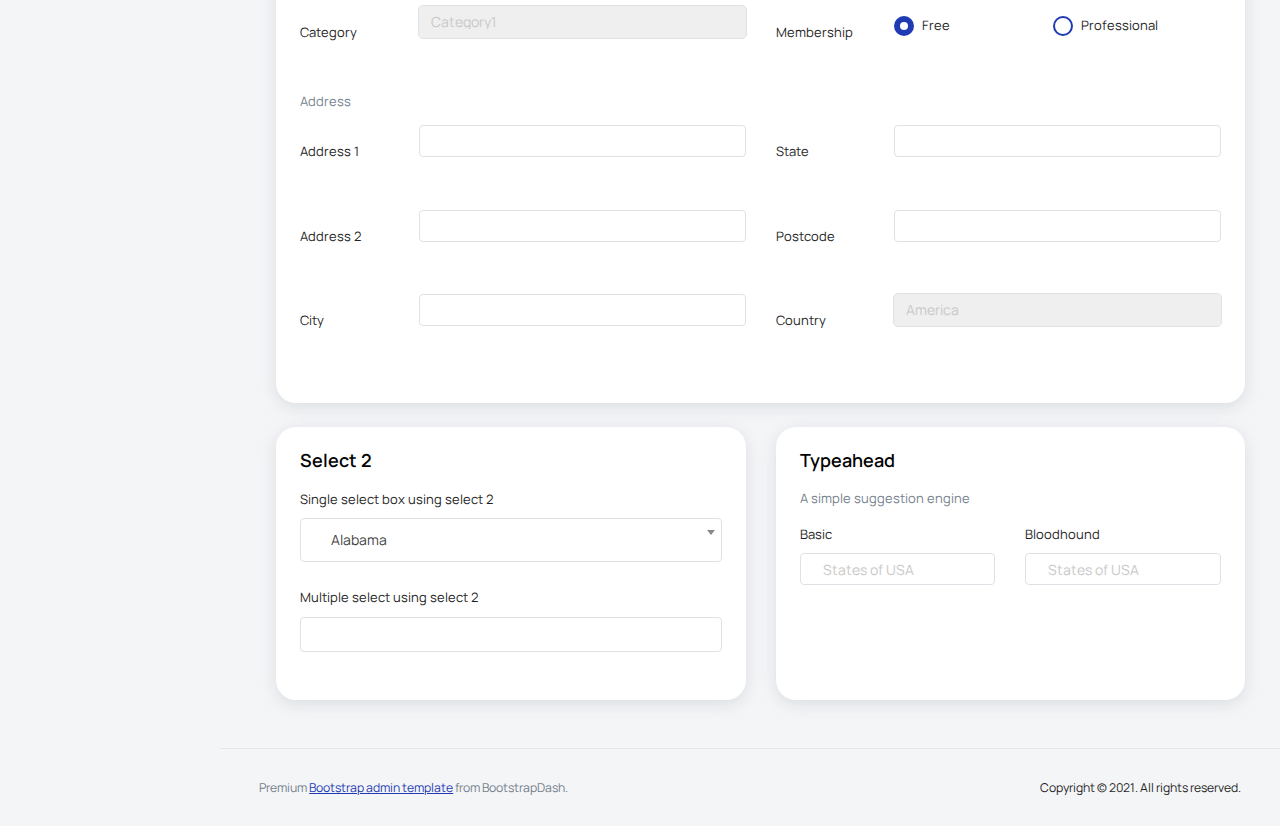
<file: public/admin2/pages/forms/basic_elements.html>
<!DOCTYPE html>
<html lang="en">

<head>
  <!-- Required meta tags -->
  <meta charset="utf-8">
  <meta name="viewport" content="width=device-width, initial-scale=1, shrink-to-fit=no">
  <title>Star Admin2 </title>
  <!-- plugins:css -->
  <link rel="stylesheet" href="../../vendors/feather/feather.css">
  <link rel="stylesheet" href="../../vendors/mdi/css/materialdesignicons.min.css">
  <link rel="stylesheet" href="../../vendors/ti-icons/css/themify-icons.css">
  <link rel="stylesheet" href="../../vendors/typicons/typicons.css">
  <link rel="stylesheet" href="../../vendors/simple-line-icons/css/simple-line-icons.css">
  <link rel="stylesheet" href="../../vendors/css/vendor.bundle.base.css">
  <!-- endinject -->
  <!-- Plugin css for this page -->
  <link rel="stylesheet" href="../../vendors/select2/select2.min.css">
  <link rel="stylesheet" href="../../vendors/select2-bootstrap-theme/select2-bootstrap.min.css">
  <!-- End plugin css for this page -->
  <!-- inject:css -->
  <link rel="stylesheet" href="../../css/vertical-layout-light/style.css">
  <!-- endinject -->
  <link rel="shortcut icon" href="../../images/favicon.png" />
</head>

<body>
  <div class="container-scroller">
    <!-- partial:../../partials/_navbar.html -->
    <nav class="navbar default-layout col-lg-12 col-12 p-0 fixed-top d-flex align-items-top flex-row">
      <div class="text-center navbar-brand-wrapper d-flex align-items-center justify-content-start">
        <div class="me-3">
          <button class="navbar-toggler navbar-toggler align-self-center" type="button" data-bs-toggle="minimize">
            <span class="icon-menu"></span>
          </button>
        </div>
        <div>
          <a class="navbar-brand brand-logo" href="../../index.html">
            <img src="../../images/logo.svg" alt="logo" />
          </a>
          <a class="navbar-brand brand-logo-mini" href="../../index.html">
            <img src="../../images/logo-mini.svg" alt="logo" />
          </a>
        </div>
      </div>
      <div class="navbar-menu-wrapper d-flex align-items-top"> 
        <ul class="navbar-nav">
          <li class="nav-item font-weight-semibold d-none d-lg-block ms-0">
            <h1 class="welcome-text">Good Morning, <span class="text-black fw-bold">John Doe</span></h1>
            <h3 class="welcome-sub-text">Your performance summary this week </h3>
          </li>
        </ul>
        <ul class="navbar-nav ms-auto">
          <li class="nav-item dropdown d-none d-lg-block">
            <a class="nav-link dropdown-bordered dropdown-toggle dropdown-toggle-split" id="messageDropdown" href="#" data-bs-toggle="dropdown" aria-expanded="false"> Select Category </a>
            <div class="dropdown-menu dropdown-menu-right navbar-dropdown preview-list pb-0" aria-labelledby="messageDropdown">
              <a class="dropdown-item py-3" >
                <p class="mb-0 font-weight-medium float-left">Select category</p>
              </a>
              <div class="dropdown-divider"></div>
              <a class="dropdown-item preview-item">
                <div class="preview-item-content flex-grow py-2">
                  <p class="preview-subject ellipsis font-weight-medium text-dark">Bootstrap Bundle </p>
                  <p class="fw-light small-text mb-0">This is a Bundle featuring 16 unique dashboards</p>
                </div>
              </a>
              <a class="dropdown-item preview-item">
                <div class="preview-item-content flex-grow py-2">
                  <p class="preview-subject ellipsis font-weight-medium text-dark">Angular Bundle</p>
                  <p class="fw-light small-text mb-0">Everything you’ll ever need for your Angular projects</p>
                </div>
              </a>
              <a class="dropdown-item preview-item">
                <div class="preview-item-content flex-grow py-2">
                  <p class="preview-subject ellipsis font-weight-medium text-dark">VUE Bundle</p>
                  <p class="fw-light small-text mb-0">Bundle of 6 Premium Vue Admin Dashboard</p>
                </div>
              </a>
              <a class="dropdown-item preview-item">
                <div class="preview-item-content flex-grow py-2">
                  <p class="preview-subject ellipsis font-weight-medium text-dark">React Bundle</p>
                  <p class="fw-light small-text mb-0">Bundle of 8 Premium React Admin Dashboard</p>
                </div>
              </a>
            </div>
          </li>
          <li class="nav-item d-none d-lg-block">
            <div id="datepicker-popup" class="input-group date datepicker navbar-date-picker">
              <span class="input-group-addon input-group-prepend border-right">
                <span class="icon-calendar input-group-text calendar-icon"></span>
              </span>
              <input type="text" class="form-control">
            </div>
          </li>
          <li class="nav-item">
            <form class="search-form" action="#">
              <i class="icon-search"></i>
              <input type="search" class="form-control" placeholder="Search Here" title="Search here">
            </form>
          </li>
          <li class="nav-item dropdown">
            <a class="nav-link count-indicator" id="notificationDropdown" href="#" data-bs-toggle="dropdown">
              <i class="icon-mail icon-lg"></i>
            </a>
            <div class="dropdown-menu dropdown-menu-right navbar-dropdown preview-list pb-0" aria-labelledby="notificationDropdown">
              <a class="dropdown-item py-3 border-bottom">
                <p class="mb-0 font-weight-medium float-left">You have 4 new notifications </p>
                <span class="badge badge-pill badge-primary float-right">View all</span>
              </a>
              <a class="dropdown-item preview-item py-3">
                <div class="preview-thumbnail">
                  <i class="mdi mdi-alert m-auto text-primary"></i>
                </div>
                <div class="preview-item-content">
                  <h6 class="preview-subject fw-normal text-dark mb-1">Application Error</h6>
                  <p class="fw-light small-text mb-0"> Just now </p>
                </div>
              </a>
              <a class="dropdown-item preview-item py-3">
                <div class="preview-thumbnail">
                  <i class="mdi mdi-settings m-auto text-primary"></i>
                </div>
                <div class="preview-item-content">
                  <h6 class="preview-subject fw-normal text-dark mb-1">Settings</h6>
                  <p class="fw-light small-text mb-0"> Private message </p>
                </div>
              </a>
              <a class="dropdown-item preview-item py-3">
                <div class="preview-thumbnail">
                  <i class="mdi mdi-airballoon m-auto text-primary"></i>
                </div>
                <div class="preview-item-content">
                  <h6 class="preview-subject fw-normal text-dark mb-1">New user registration</h6>
                  <p class="fw-light small-text mb-0"> 2 days ago </p>
                </div>
              </a>
            </div>
          </li>
          <li class="nav-item dropdown"> 
            <a class="nav-link count-indicator" id="countDropdown" href="#" data-bs-toggle="dropdown" aria-expanded="false">
              <i class="icon-bell"></i>
              <span class="count"></span>
            </a>
            <div class="dropdown-menu dropdown-menu-right navbar-dropdown preview-list pb-0" aria-labelledby="countDropdown">
              <a class="dropdown-item py-3">
                <p class="mb-0 font-weight-medium float-left">You have 7 unread mails </p>
                <span class="badge badge-pill badge-primary float-right">View all</span>
              </a>
              <div class="dropdown-divider"></div>
              <a class="dropdown-item preview-item">
                <div class="preview-thumbnail">
                  <img src="../../images/faces/face10.jpg" alt="image" class="img-sm profile-pic">
                </div>
                <div class="preview-item-content flex-grow py-2">
                  <p class="preview-subject ellipsis font-weight-medium text-dark">Marian Garner </p>
                  <p class="fw-light small-text mb-0"> The meeting is cancelled </p>
                </div>
              </a>
              <a class="dropdown-item preview-item">
                <div class="preview-thumbnail">
                  <img src="../../images/faces/face12.jpg" alt="image" class="img-sm profile-pic">
                </div>
                <div class="preview-item-content flex-grow py-2">
                  <p class="preview-subject ellipsis font-weight-medium text-dark">David Grey </p>
                  <p class="fw-light small-text mb-0"> The meeting is cancelled </p>
                </div>
              </a>
              <a class="dropdown-item preview-item">
                <div class="preview-thumbnail">
                  <img src="../../images/faces/face1.jpg" alt="image" class="img-sm profile-pic">
                </div>
                <div class="preview-item-content flex-grow py-2">
                  <p class="preview-subject ellipsis font-weight-medium text-dark">Travis Jenkins </p>
                  <p class="fw-light small-text mb-0"> The meeting is cancelled </p>
                </div>
              </a>
            </div>
          </li>
          <li class="nav-item dropdown d-none d-lg-block user-dropdown">
            <a class="nav-link" id="UserDropdown" href="#" data-bs-toggle="dropdown" aria-expanded="false">
              <img class="img-xs rounded-circle" src="../../images/faces/face8.jpg" alt="Profile image"> </a>
            <div class="dropdown-menu dropdown-menu-right navbar-dropdown" aria-labelledby="UserDropdown">
              <div class="dropdown-header text-center">
                <img class="img-md rounded-circle" src="../../images/faces/face8.jpg" alt="Profile image">
                <p class="mb-1 mt-3 font-weight-semibold">Allen Moreno</p>
                <p class="fw-light text-muted mb-0">allenmoreno@gmail.com</p>
              </div>
              <a class="dropdown-item"><i class="dropdown-item-icon mdi mdi-account-outline text-primary me-2"></i> My Profile <span class="badge badge-pill badge-danger">1</span></a>
              <a class="dropdown-item"><i class="dropdown-item-icon mdi mdi-message-text-outline text-primary me-2"></i> Messages</a>
              <a class="dropdown-item"><i class="dropdown-item-icon mdi mdi-calendar-check-outline text-primary me-2"></i> Activity</a>
              <a class="dropdown-item"><i class="dropdown-item-icon mdi mdi-help-circle-outline text-primary me-2"></i> FAQ</a>
              <a class="dropdown-item"><i class="dropdown-item-icon mdi mdi-power text-primary me-2"></i>Sign Out</a>
            </div>
          </li>
        </ul>
        <button class="navbar-toggler navbar-toggler-right d-lg-none align-self-center" type="button" data-bs-toggle="offcanvas">
          <span class="mdi mdi-menu"></span>
        </button>
      </div>
    </nav>
    <!-- partial -->
    <div class="container-fluid page-body-wrapper">
      <!-- partial:../../partials/_settings-panel.html -->
      <div class="theme-setting-wrapper">
        <div id="settings-trigger"><i class="ti-settings"></i></div>
        <div id="theme-settings" class="settings-panel">
          <i class="settings-close ti-close"></i>
          <p class="settings-heading">SIDEBAR SKINS</p>
          <div class="sidebar-bg-options selected" id="sidebar-light-theme"><div class="img-ss rounded-circle bg-light border me-3"></div>Light</div>
          <div class="sidebar-bg-options" id="sidebar-dark-theme"><div class="img-ss rounded-circle bg-dark border me-3"></div>Dark</div>
          <p class="settings-heading mt-2">HEADER SKINS</p>
          <div class="color-tiles mx-0 px-4">
            <div class="tiles success"></div>
            <div class="tiles warning"></div>
            <div class="tiles danger"></div>
            <div class="tiles info"></div>
            <div class="tiles dark"></div>
            <div class="tiles default"></div>
          </div>
        </div>
      </div>
      <div id="right-sidebar" class="settings-panel">
        <i class="settings-close ti-close"></i>
        <ul class="nav nav-tabs border-top" id="setting-panel" role="tablist">
          <li class="nav-item">
            <a class="nav-link active" id="todo-tab" data-bs-toggle="tab" href="#todo-section" role="tab" aria-controls="todo-section" aria-expanded="true">TO DO LIST</a>
          </li>
          <li class="nav-item">
            <a class="nav-link" id="chats-tab" data-bs-toggle="tab" href="#chats-section" role="tab" aria-controls="chats-section">CHATS</a>
          </li>
        </ul>
        <div class="tab-content" id="setting-content">
          <div class="tab-pane fade show active scroll-wrapper" id="todo-section" role="tabpanel" aria-labelledby="todo-section">
            <div class="add-items d-flex px-3 mb-0">
              <form class="form w-100">
                <div class="form-group d-flex">
                  <input type="text" class="form-control todo-list-input" placeholder="Add To-do">
                  <button type="submit" class="add btn btn-primary todo-list-add-btn" id="add-task">Add</button>
                </div>
              </form>
            </div>
            <div class="list-wrapper px-3">
              <ul class="d-flex flex-column-reverse todo-list">
                <li>
                  <div class="form-check">
                    <label class="form-check-label">
                      <input class="checkbox" type="checkbox">
                      Team review meeting at 3.00 PM
                    </label>
                  </div>
                  <i class="remove ti-close"></i>
                </li>
                <li>
                  <div class="form-check">
                    <label class="form-check-label">
                      <input class="checkbox" type="checkbox">
                      Prepare for presentation
                    </label>
                  </div>
                  <i class="remove ti-close"></i>
                </li>
                <li>
                  <div class="form-check">
                    <label class="form-check-label">
                      <input class="checkbox" type="checkbox">
                      Resolve all the low priority tickets due today
                    </label>
                  </div>
                  <i class="remove ti-close"></i>
                </li>
                <li class="completed">
                  <div class="form-check">
                    <label class="form-check-label">
                      <input class="checkbox" type="checkbox" checked>
                      Schedule meeting for next week
                    </label>
                  </div>
                  <i class="remove ti-close"></i>
                </li>
                <li class="completed">
                  <div class="form-check">
                    <label class="form-check-label">
                      <input class="checkbox" type="checkbox" checked>
                      Project review
                    </label>
                  </div>
                  <i class="remove ti-close"></i>
                </li>
              </ul>
            </div>
            <h4 class="px-3 text-muted mt-5 fw-light mb-0">Events</h4>
            <div class="events pt-4 px-3">
              <div class="wrapper d-flex mb-2">
                <i class="ti-control-record text-primary me-2"></i>
                <span>Feb 11 2018</span>
              </div>
              <p class="mb-0 font-weight-thin text-gray">Creating component page build a js</p>
              <p class="text-gray mb-0">The total number of sessions</p>
            </div>
            <div class="events pt-4 px-3">
              <div class="wrapper d-flex mb-2">
                <i class="ti-control-record text-primary me-2"></i>
                <span>Feb 7 2018</span>
              </div>
              <p class="mb-0 font-weight-thin text-gray">Meeting with Alisa</p>
              <p class="text-gray mb-0 ">Call Sarah Graves</p>
            </div>
          </div>
          <!-- To do section tab ends -->
          <div class="tab-pane fade" id="chats-section" role="tabpanel" aria-labelledby="chats-section">
            <div class="d-flex align-items-center justify-content-between border-bottom">
              <p class="settings-heading border-top-0 mb-3 pl-3 pt-0 border-bottom-0 pb-0">Friends</p>
              <small class="settings-heading border-top-0 mb-3 pt-0 border-bottom-0 pb-0 pr-3 fw-normal">See All</small>
            </div>
            <ul class="chat-list">
              <li class="list active">
                <div class="profile"><img src="../../images/faces/face1.jpg" alt="image"><span class="online"></span></div>
                <div class="info">
                  <p>Thomas Douglas</p>
                  <p>Available</p>
                </div>
                <small class="text-muted my-auto">19 min</small>
              </li>
              <li class="list">
                <div class="profile"><img src="../../images/faces/face2.jpg" alt="image"><span class="offline"></span></div>
                <div class="info">
                  <div class="wrapper d-flex">
                    <p>Catherine</p>
                  </div>
                  <p>Away</p>
                </div>
                <div class="badge badge-success badge-pill my-auto mx-2">4</div>
                <small class="text-muted my-auto">23 min</small>
              </li>
              <li class="list">
                <div class="profile"><img src="../../images/faces/face3.jpg" alt="image"><span class="online"></span></div>
                <div class="info">
                  <p>Daniel Russell</p>
                  <p>Available</p>
                </div>
                <small class="text-muted my-auto">14 min</small>
              </li>
              <li class="list">
                <div class="profile"><img src="../../images/faces/face4.jpg" alt="image"><span class="offline"></span></div>
                <div class="info">
                  <p>James Richardson</p>
                  <p>Away</p>
                </div>
                <small class="text-muted my-auto">2 min</small>
              </li>
              <li class="list">
                <div class="profile"><img src="../../images/faces/face5.jpg" alt="image"><span class="online"></span></div>
                <div class="info">
                  <p>Madeline Kennedy</p>
                  <p>Available</p>
                </div>
                <small class="text-muted my-auto">5 min</small>
              </li>
              <li class="list">
                <div class="profile"><img src="../../images/faces/face6.jpg" alt="image"><span class="online"></span></div>
                <div class="info">
                  <p>Sarah Graves</p>
                  <p>Available</p>
                </div>
                <small class="text-muted my-auto">47 min</small>
              </li>
            </ul>
          </div>
          <!-- chat tab ends -->
        </div>
      </div>
      <!-- partial -->
      <!-- partial:../../partials/_sidebar.html -->
      <nav class="sidebar sidebar-offcanvas" id="sidebar">
        <ul class="nav">
          <li class="nav-item">
            <a class="nav-link" href="../../index.html">
              <i class="mdi mdi-grid-large menu-icon"></i>
              <span class="menu-title">Dashboard</span>
            </a>
          </li>
          <li class="nav-item nav-category">UI Elements</li>
          <li class="nav-item">
            <a class="nav-link" data-bs-toggle="collapse" href="#ui-basic" aria-expanded="false" aria-controls="ui-basic">
              <i class="menu-icon mdi mdi-floor-plan"></i>
              <span class="menu-title">UI Elements</span>
              <i class="menu-arrow"></i> 
            </a>
            <div class="collapse" id="ui-basic">
              <ul class="nav flex-column sub-menu">
                <li class="nav-item"> <a class="nav-link" href="../../pages/ui-features/buttons.html">Buttons</a></li>
                <li class="nav-item"> <a class="nav-link" href="../../pages/ui-features/dropdowns.html">Dropdowns</a></li>
                <li class="nav-item"> <a class="nav-link" href="../../pages/ui-features/typography.html">Typography</a></li>
              </ul>
            </div>
          </li>
          <li class="nav-item nav-category">Forms and Datas</li>
          <li class="nav-item">
            <a class="nav-link" data-bs-toggle="collapse" href="#form-elements" aria-expanded="false" aria-controls="form-elements">
              <i class="menu-icon mdi mdi-card-text-outline"></i>
              <span class="menu-title">Form elements</span>
              <i class="menu-arrow"></i>
            </a>
            <div class="collapse" id="form-elements">
              <ul class="nav flex-column sub-menu">
                <li class="nav-item"><a class="nav-link" href="../../pages/forms/basic_elements.html">Basic Elements</a></li>
              </ul>
            </div>
          </li>
          <li class="nav-item">
            <a class="nav-link" data-bs-toggle="collapse" href="#charts" aria-expanded="false" aria-controls="charts">
              <i class="menu-icon mdi mdi-chart-line"></i>
              <span class="menu-title">Charts</span>
              <i class="menu-arrow"></i>
            </a>
            <div class="collapse" id="charts">
              <ul class="nav flex-column sub-menu">
                <li class="nav-item"> <a class="nav-link" href="../../pages/charts/chartjs.html">ChartJs</a></li>
              </ul>
            </div>
          </li>
          <li class="nav-item">
            <a class="nav-link" data-bs-toggle="collapse" href="#tables" aria-expanded="false" aria-controls="tables">
              <i class="menu-icon mdi mdi-table"></i>
              <span class="menu-title">Tables</span>
              <i class="menu-arrow"></i>
            </a>
            <div class="collapse" id="tables">
              <ul class="nav flex-column sub-menu">
                <li class="nav-item"> <a class="nav-link" href="../../pages/tables/basic-table.html">Basic table</a></li>
              </ul>
            </div>
          </li>
          <li class="nav-item">
            <a class="nav-link" data-bs-toggle="collapse" href="#icons" aria-expanded="false" aria-controls="icons">
              <i class="menu-icon mdi mdi-layers-outline"></i>
              <span class="menu-title">Icons</span>
              <i class="menu-arrow"></i>
            </a>
            <div class="collapse" id="icons">
              <ul class="nav flex-column sub-menu">
                <li class="nav-item"> <a class="nav-link" href="../../pages/icons/mdi.html">Mdi icons</a></li>
              </ul>
            </div>
          </li>
          <li class="nav-item nav-category">pages</li>
          <li class="nav-item">
            <a class="nav-link" data-bs-toggle="collapse" href="#auth" aria-expanded="false" aria-controls="auth">
              <i class="menu-icon mdi mdi-account-circle-outline"></i>
              <span class="menu-title">User Pages</span>
              <i class="menu-arrow"></i>
            </a>
            <div class="collapse" id="auth">
              <ul class="nav flex-column sub-menu">
                <li class="nav-item"> <a class="nav-link" href="../../pages/samples/login.html"> Login </a></li>
              </ul>
            </div>
          </li>
          <li class="nav-item nav-category">help</li>
          <li class="nav-item">
            <a class="nav-link" href="http://bootstrapdash.com/demo/star-admin2-free/docs/documentation.html">
              <i class="menu-icon mdi mdi-file-document"></i>
              <span class="menu-title">Documentation</span>
            </a>
          </li>
        </ul>
      </nav>
      <!-- partial -->
      <div class="main-panel">        
        <div class="content-wrapper">
          <div class="row">
            <div class="col-md-6 grid-margin stretch-card">
              <div class="card">
                <div class="card-body">
                  <h4 class="card-title">Default form</h4>
                  <p class="card-description">
                    Basic form layout
                  </p>
                  <form class="forms-sample">
                    <div class="form-group">
                      <label for="exampleInputUsername1">Username</label>
                      <input type="text" class="form-control" id="exampleInputUsername1" placeholder="Username">
                    </div>
                    <div class="form-group">
                      <label for="exampleInputEmail1">Email address</label>
                      <input type="email" class="form-control" id="exampleInputEmail1" placeholder="Email">
                    </div>
                    <div class="form-group">
                      <label for="exampleInputPassword1">Password</label>
                      <input type="password" class="form-control" id="exampleInputPassword1" placeholder="Password">
                    </div>
                    <div class="form-group">
                      <label for="exampleInputConfirmPassword1">Confirm Password</label>
                      <input type="password" class="form-control" id="exampleInputConfirmPassword1" placeholder="Password">
                    </div>
                    <div class="form-check form-check-flat form-check-primary">
                      <label class="form-check-label">
                        <input type="checkbox" class="form-check-input">
                        Remember me
                      </label>
                    </div>
                    <button type="submit" class="btn btn-primary me-2">Submit</button>
                    <button class="btn btn-light">Cancel</button>
                  </form>
                </div>
              </div>
            </div>
            <div class="col-md-6 grid-margin stretch-card">
              <div class="card">
                <div class="card-body">
                  <h4 class="card-title">Horizontal Form</h4>
                  <p class="card-description">
                    Horizontal form layout
                  </p>
                  <form class="forms-sample">
                    <div class="form-group row">
                      <label for="exampleInputUsername2" class="col-sm-3 col-form-label">Email</label>
                      <div class="col-sm-9">
                        <input type="text" class="form-control" id="exampleInputUsername2" placeholder="Username">
                      </div>
                    </div>
                    <div class="form-group row">
                      <label for="exampleInputEmail2" class="col-sm-3 col-form-label">Email</label>
                      <div class="col-sm-9">
                        <input type="email" class="form-control" id="exampleInputEmail2" placeholder="Email">
                      </div>
                    </div>
                    <div class="form-group row">
                      <label for="exampleInputMobile" class="col-sm-3 col-form-label">Mobile</label>
                      <div class="col-sm-9">
                        <input type="text" class="form-control" id="exampleInputMobile" placeholder="Mobile number">
                      </div>
                    </div>
                    <div class="form-group row">
                      <label for="exampleInputPassword2" class="col-sm-3 col-form-label">Password</label>
                      <div class="col-sm-9">
                        <input type="password" class="form-control" id="exampleInputPassword2" placeholder="Password">
                      </div>
                    </div>
                    <div class="form-group row">
                      <label for="exampleInputConfirmPassword2" class="col-sm-3 col-form-label">Re Password</label>
                      <div class="col-sm-9">
                        <input type="password" class="form-control" id="exampleInputConfirmPassword2" placeholder="Password">
                      </div>
                    </div>
                    <div class="form-check form-check-flat form-check-primary">
                      <label class="form-check-label">
                        <input type="checkbox" class="form-check-input">
                        Remember me
                      </label>
                    </div>
                    <button type="submit" class="btn btn-primary me-2">Submit</button>
                    <button class="btn btn-light">Cancel</button>
                  </form>
                </div>
              </div>
            </div>
            <div class="col-12 grid-margin stretch-card">
              <div class="card">
                <div class="card-body">
                  <h4 class="card-title">Basic form elements</h4>
                  <p class="card-description">
                    Basic form elements
                  </p>
                  <form class="forms-sample">
                    <div class="form-group">
                      <label for="exampleInputName1">Name</label>
                      <input type="text" class="form-control" id="exampleInputName1" placeholder="Name">
                    </div>
                    <div class="form-group">
                      <label for="exampleInputEmail3">Email address</label>
                      <input type="email" class="form-control" id="exampleInputEmail3" placeholder="Email">
                    </div>
                    <div class="form-group">
                      <label for="exampleInputPassword4">Password</label>
                      <input type="password" class="form-control" id="exampleInputPassword4" placeholder="Password">
                    </div>
                    <div class="form-group">
                      <label for="exampleSelectGender">Gender</label>
                        <select class="form-control" id="exampleSelectGender">
                          <option>Male</option>
                          <option>Female</option>
                        </select>
                      </div>
                    <div class="form-group">
                      <label>File upload</label>
                      <input type="file" name="img[]" class="file-upload-default">
                      <div class="input-group col-xs-12">
                        <input type="text" class="form-control file-upload-info" disabled placeholder="Upload Image">
                        <span class="input-group-append">
                          <button class="file-upload-browse btn btn-primary" type="button">Upload</button>
                        </span>
                      </div>
                    </div>
                    <div class="form-group">
                      <label for="exampleInputCity1">City</label>
                      <input type="text" class="form-control" id="exampleInputCity1" placeholder="Location">
                    </div>
                    <div class="form-group">
                      <label for="exampleTextarea1">Textarea</label>
                      <textarea class="form-control" id="exampleTextarea1" rows="4"></textarea>
                    </div>
                    <button type="submit" class="btn btn-primary me-2">Submit</button>
                    <button class="btn btn-light">Cancel</button>
                  </form>
                </div>
              </div>
            </div>
            <div class="col-md-6 grid-margin stretch-card">
              <div class="card">
                <div class="card-body">
                  <h4 class="card-title">Input size</h4>
                  <p class="card-description">
                    Add classes like <code>.form-control-lg</code> and <code>.form-control-sm</code>.
                  </p>
                  <div class="form-group">
                    <label>Large input</label>
                    <input type="text" class="form-control form-control-lg" placeholder="Username" aria-label="Username">
                  </div>
                  <div class="form-group">
                    <label>Default input</label>
                    <input type="text" class="form-control" placeholder="Username" aria-label="Username">
                  </div>
                  <div class="form-group">
                    <label>Small input</label>
                    <input type="text" class="form-control form-control-sm" placeholder="Username" aria-label="Username">
                  </div>
                </div>
              </div>
            </div>
            <div class="col-md-6 grid-margin stretch-card">
              <div class="card">
                <div class="card-body">
                  <h4 class="card-title">Select size</h4>
                  <p class="card-description">
                    Add classes like <code>.form-control-lg</code> and <code>.form-control-sm</code>.                    
                  </p>
                  <div class="form-group">
                    <label for="exampleFormControlSelect1">Large select</label>
                    <select class="form-control form-control-lg" id="exampleFormControlSelect1">
                      <option>1</option>
                      <option>2</option>
                      <option>3</option>
                      <option>4</option>
                      <option>5</option>
                    </select>
                  </div>
                  <div class="form-group">
                    <label for="exampleFormControlSelect2">Default select</label>
                    <select class="form-control" id="exampleFormControlSelect2">
                      <option>1</option>
                      <option>2</option>
                      <option>3</option>
                      <option>4</option>
                      <option>5</option>
                    </select>
                  </div>
                  <div class="form-group">
                    <label for="exampleFormControlSelect3">Small select</label>
                    <select class="form-control form-control-sm" id="exampleFormControlSelect3">
                      <option>1</option>
                      <option>2</option>
                      <option>3</option>
                      <option>4</option>
                      <option>5</option>
                    </select>
                  </div>
                </div>
              </div>
            </div>
            <div class="col-md-6 grid-margin stretch-card">
              <div class="card">
                <div class="card-body">
                  <h4 class="card-title">Basic input groups</h4>
                  <p class="card-description">
                    Basic bootstrap input groups
                  </p>
                  <div class="form-group">
                    <div class="input-group">
                      <div class="input-group-prepend">
                        <span class="input-group-text">@</span>
                      </div>
                      <input type="text" class="form-control" placeholder="Username" aria-label="Username">
                    </div>
                  </div>
                  <div class="form-group">
                    <div class="input-group">
                      <div class="input-group-prepend">
                        <span class="input-group-text bg-primary text-white">$</span>
                      </div>
                      <input type="text" class="form-control" aria-label="Amount (to the nearest dollar)">
                      <div class="input-group-append">
                        <span class="input-group-text">.00</span>
                      </div>
                    </div>
                  </div>
                  <div class="form-group">
                    <div class="input-group">
                      <div class="input-group-prepend">
                        <span class="input-group-text">$</span>
                      </div>
                      <div class="input-group-prepend">
                        <span class="input-group-text">0.00</span>
                      </div>
                      <input type="text" class="form-control" aria-label="Amount (to the nearest dollar)">
                    </div>
                  </div>
                  <div class="form-group">
                    <div class="input-group">
                      <input type="text" class="form-control" placeholder="Recipient's username" aria-label="Recipient's username">
                      <div class="input-group-append">
                        <button class="btn btn-sm btn-primary" type="button">Search</button>
                      </div>
                    </div>
                  </div>
                  <div class="form-group">
                    <div class="input-group">
                      <div class="input-group-prepend">
                        <button class="btn btn-sm btn-outline-primary dropdown-toggle" type="button" data-bs-toggle="dropdown" aria-haspopup="true" aria-expanded="false">Dropdown</button>
                        <div class="dropdown-menu">
                          <a class="dropdown-item" href="#">Action</a>
                          <a class="dropdown-item" href="#">Another action</a>
                          <a class="dropdown-item" href="#">Something else here</a>
                          <div role="separator" class="dropdown-divider"></div>
                          <a class="dropdown-item" href="#">Separated link</a>
                        </div>
                      </div>
                      <input type="text" class="form-control" aria-label="Text input with dropdown button">
                    </div>
                  </div>
                  <div class="form-group">
                    <div class="input-group">
                      <input type="text" class="form-control" placeholder="Find in facebook" aria-label="Recipient's username">
                      <div class="input-group-append">
                        <button class="btn btn-sm btn-facebook" type="button">
                          <i class="ti-facebook"></i>
                        </button>
                      </div>
                    </div>
                  </div>
                </div>
              </div>
            </div>
            <div class="col-md-6 grid-margin stretch-card">
              <div class="card">
                <div class="card-body">
                  <h4 class="card-title">Checkbox Controls</h4>
                  <p class="card-description">Checkbox and radio controls (default appearance is in primary color)</p>
                  <form>
                    <div class="row">
                      <div class="col-md-6">
                        <div class="form-group">
                          <div class="form-check">
                            <label class="form-check-label">
                              <input type="checkbox" class="form-check-input">
                              Default
                            </label>
                          </div>
                          <div class="form-check">
                            <label class="form-check-label">
                              <input type="checkbox" class="form-check-input" checked>
                              Checked
                            </label>
                          </div>
                          <div class="form-check">
                            <label class="form-check-label">
                              <input type="checkbox" class="form-check-input" disabled>
                              Disabled
                            </label>
                          </div>
                          <div class="form-check">
                            <label class="form-check-label">
                              <input type="checkbox" class="form-check-input" disabled checked>
                              Disabled checked
                            </label>
                          </div>
                        </div>
                      </div>
                      <div class="col-md-6">
                        <div class="form-group">
                          <div class="form-check">
                            <label class="form-check-label">
                              <input type="radio" class="form-check-input" name="optionsRadios" id="optionsRadios1" value="">
                              Default
                            </label>
                          </div>
                          <div class="form-check">
                            <label class="form-check-label">
                              <input type="radio" class="form-check-input" name="optionsRadios" id="optionsRadios2" value="option2" checked>
                              Selected
                            </label>
                          </div>
                          <div class="form-check">
                            <label class="form-check-label">
                              <input type="radio" class="form-check-input" name="optionsRadios2" id="optionsRadios3" value="option3" disabled>
                              Disabled
                            </label>
                          </div>
                          <div class="form-check">
                            <label class="form-check-label">
                              <input type="radio" class="form-check-input" name="optionsRadio2" id="optionsRadios4" value="option4" disabled checked>
                              Selected and disabled
                            </label>
                          </div>
                        </div>
                      </div>
                    </div>
                  </form>
                </div>
                <div class="card-body">
                  <p class="card-description">Add class <code>.form-check-{color}</code> for checkbox and radio controls in theme colors</p>
                  <form>
                    <div class="row">
                      <div class="col-md-6">
                        <div class="form-group">
                          <div class="form-check form-check-primary">
                            <label class="form-check-label">
                              <input type="checkbox" class="form-check-input" checked>
                              Primary
                            </label>
                          </div>
                          <div class="form-check form-check-success">
                            <label class="form-check-label">
                              <input type="checkbox" class="form-check-input" checked>
                              Success
                            </label>
                          </div>
                          <div class="form-check form-check-info">
                            <label class="form-check-label">
                              <input type="checkbox" class="form-check-input" checked>
                              Info
                            </label>
                          </div>
                          <div class="form-check form-check-danger">
                            <label class="form-check-label">
                              <input type="checkbox" class="form-check-input" checked>
                              Danger
                            </label>
                          </div>
                          <div class="form-check form-check-warning">
                            <label class="form-check-label">
                              <input type="checkbox" class="form-check-input" checked>
                              Warning
                            </label>
                          </div>
                        </div>
                      </div>
                      <div class="col-md-6">
                        <div class="form-group">
                          <div class="form-check form-check-primary">
                            <label class="form-check-label">
                              <input type="radio" class="form-check-input" name="ExampleRadio1" id="ExampleRadio1" checked>
                              Primary
                            </label>
                          </div>
                          <div class="form-check form-check-success">
                            <label class="form-check-label">
                              <input type="radio" class="form-check-input" name="ExampleRadio2" id="ExampleRadio2" checked>
                              Success
                            </label>
                          </div>
                          <div class="form-check form-check-info">
                            <label class="form-check-label">
                              <input type="radio" class="form-check-input" name="ExampleRadio3" id="ExampleRadio3" checked>
                              Info
                            </label>
                          </div>
                          <div class="form-check form-check-danger">
                            <label class="form-check-label">
                              <input type="radio" class="form-check-input" name="ExampleRadio4" id="ExampleRadio4" checked>
                              Danger
                            </label>
                          </div>
                          <div class="form-check form-check-warning">
                            <label class="form-check-label">
                              <input type="radio" class="form-check-input" name="ExampleRadio5" id="ExampleRadio5" checked>
                              Warning
                            </label>
                          </div>
                        </div>
                      </div>
                    </div>
                  </form>
                </div>
              </div>
            </div>
            <div class="col-12 grid-margin stretch-card">
              <div class="card">
                <div class="card-body">
                  <h4 class="card-title">Inline forms</h4>
                  <p class="card-description">
                    Use the <code>.form-inline</code> class to display a series of labels, form controls, and buttons on a single horizontal row
                  </p>
                  <form class="form-inline">
                    <label class="sr-only" for="inlineFormInputName2">Name</label>
                    <input type="text" class="form-control mb-2 mr-sm-2" id="inlineFormInputName2" placeholder="Jane Doe">
                  
                    <label class="sr-only" for="inlineFormInputGroupUsername2">Username</label>
                    <div class="input-group mb-2 mr-sm-2">
                      <div class="input-group-prepend">
                        <div class="input-group-text">@</div>
                      </div>
                      <input type="text" class="form-control" id="inlineFormInputGroupUsername2" placeholder="Username">
                    </div>
                    <div class="form-check mx-sm-2">
                      <label class="form-check-label">
                        <input type="checkbox" class="form-check-input" checked>
                        Remember me
                      </label>
                    </div>
                    <button type="submit" class="btn btn-primary mb-2">Submit</button>
                  </form>
                </div>
              </div>
            </div>
            <div class="col-12 grid-margin">
              <div class="card">
                <div class="card-body">
                  <h4 class="card-title">Horizontal Two column</h4>
                  <form class="form-sample">
                    <p class="card-description">
                      Personal info
                    </p>
                    <div class="row">
                      <div class="col-md-6">
                        <div class="form-group row">
                          <label class="col-sm-3 col-form-label">First Name</label>
                          <div class="col-sm-9">
                            <input type="text" class="form-control" />
                          </div>
                        </div>
                      </div>
                      <div class="col-md-6">
                        <div class="form-group row">
                          <label class="col-sm-3 col-form-label">Last Name</label>
                          <div class="col-sm-9">
                            <input type="text" class="form-control" />
                          </div>
                        </div>
                      </div>
                    </div>
                    <div class="row">
                      <div class="col-md-6">
                        <div class="form-group row">
                          <label class="col-sm-3 col-form-label">Gender</label>
                          <div class="col-sm-9">
                            <select class="form-control">
                              <option>Male</option>
                              <option>Female</option>
                            </select>
                          </div>
                        </div>
                      </div>
                      <div class="col-md-6">
                        <div class="form-group row">
                          <label class="col-sm-3 col-form-label">Date of Birth</label>
                          <div class="col-sm-9">
                            <input class="form-control" placeholder="dd/mm/yyyy"/>
                          </div>
                        </div>
                      </div>
                    </div>
                    <div class="row">
                      <div class="col-md-6">
                        <div class="form-group row">
                          <label class="col-sm-3 col-form-label">Category</label>
                          <div class="col-sm-9">
                            <select class="form-control">
                              <option>Category1</option>
                              <option>Category2</option>
                              <option>Category3</option>
                              <option>Category4</option>
                            </select>
                          </div>
                        </div>
                      </div>
                      <div class="col-md-6">
                        <div class="form-group row">
                          <label class="col-sm-3 col-form-label">Membership</label>
                          <div class="col-sm-4">
                            <div class="form-check">
                              <label class="form-check-label">
                                <input type="radio" class="form-check-input" name="membershipRadios" id="membershipRadios1" value="" checked>
                                Free
                              </label>
                            </div>
                          </div>
                          <div class="col-sm-5">
                            <div class="form-check">
                              <label class="form-check-label">
                                <input type="radio" class="form-check-input" name="membershipRadios" id="membershipRadios2" value="option2">
                                Professional
                              </label>
                            </div>
                          </div>
                        </div>
                      </div>
                    </div>
                    <p class="card-description">
                      Address
                    </p>
                    <div class="row">
                      <div class="col-md-6">
                        <div class="form-group row">
                          <label class="col-sm-3 col-form-label">Address 1</label>
                          <div class="col-sm-9">
                            <input type="text" class="form-control" />
                          </div>
                        </div>
                      </div>
                      <div class="col-md-6">
                        <div class="form-group row">
                          <label class="col-sm-3 col-form-label">State</label>
                          <div class="col-sm-9">
                            <input type="text" class="form-control" />
                          </div>
                        </div>
                      </div>
                    </div>
                    <div class="row">
                      <div class="col-md-6">
                        <div class="form-group row">
                          <label class="col-sm-3 col-form-label">Address 2</label>
                          <div class="col-sm-9">
                            <input type="text" class="form-control" />
                          </div>
                        </div>
                      </div>
                      <div class="col-md-6">
                        <div class="form-group row">
                          <label class="col-sm-3 col-form-label">Postcode</label>
                          <div class="col-sm-9">
                            <input type="text" class="form-control" />
                          </div>
                        </div>
                      </div>
                    </div>
                    <div class="row">
                      <div class="col-md-6">
                        <div class="form-group row">
                          <label class="col-sm-3 col-form-label">City</label>
                          <div class="col-sm-9">
                            <input type="text" class="form-control" />
                          </div>
                        </div>
                      </div>
                      <div class="col-md-6">
                        <div class="form-group row">
                          <label class="col-sm-3 col-form-label">Country</label>
                          <div class="col-sm-9">
                            <select class="form-control">
                              <option>America</option>
                              <option>Italy</option>
                              <option>Russia</option>
                              <option>Britain</option>
                            </select>
                          </div>
                        </div>
                      </div>
                    </div>
                  </form>
                </div>
              </div>
            </div>
            <div class="col-md-6 grid-margin stretch-card">
              <div class="card">
                <div class="card-body">
                  <h4 class="card-title">Select 2</h4>
                  <div class="form-group">
                    <label>Single select box using select 2</label>
                    <select class="js-example-basic-single w-100">
                      <option value="AL">Alabama</option>
                      <option value="WY">Wyoming</option>
                      <option value="AM">America</option>
                      <option value="CA">Canada</option>
                      <option value="RU">Russia</option>
                    </select>
                  </div>
                  <div class="form-group">
                    <label>Multiple select using select 2</label>
                    <select class="js-example-basic-multiple w-100" multiple="multiple">
                      <option value="AL">Alabama</option>
                      <option value="WY">Wyoming</option>
                      <option value="AM">America</option>
                      <option value="CA">Canada</option>
                      <option value="RU">Russia</option>
                    </select>
                  </div>
                </div>
              </div>
            </div>
            <div class="col-md-6 grid-margin stretch-card">
              <div class="card">
                <div class="card-body">
                  <h4 class="card-title">Typeahead</h4>
                  <p class="card-description">
                    A simple suggestion engine
                  </p>
                  <div class="form-group row">
                    <div class="col">
                      <label>Basic</label>
                      <div id="the-basics">
                        <input class="typeahead" type="text" placeholder="States of USA">
                      </div>
                    </div>
                    <div class="col">
                      <label>Bloodhound</label>
                      <div id="bloodhound">
                        <input class="typeahead" type="text" placeholder="States of USA">
                      </div>
                    </div>
                  </div>
                </div>
              </div>
            </div>
          </div>
        </div>
        <!-- content-wrapper ends -->
        <!-- partial:../../partials/_footer.html -->
        <footer class="footer">
          <div class="d-sm-flex justify-content-center justify-content-sm-between">
            <span class="text-muted text-center text-sm-left d-block d-sm-inline-block">Premium <a href="https://www.bootstrapdash.com/" target="_blank">Bootstrap admin template</a> from BootstrapDash.</span>
            <span class="float-none float-sm-right d-block mt-1 mt-sm-0 text-center">Copyright © 2021. All rights reserved.</span>
          </div>
        </footer>
        <!-- partial -->
      </div>
      <!-- main-panel ends -->
    </div>
    <!-- page-body-wrapper ends -->
  </div>
  <!-- container-scroller -->
  <!-- plugins:js -->
  <script src="../../vendors/js/vendor.bundle.base.js"></script>
  <!-- endinject -->
  <!-- Plugin js for this page -->
  <script src="../../vendors/typeahead.js/typeahead.bundle.min.js"></script>
  <script src="../../vendors/select2/select2.min.js"></script>
  <script src="../../vendors/bootstrap-datepicker/bootstrap-datepicker.min.js"></script>
  <!-- End plugin js for this page -->
  <!-- inject:js -->
  <script src="../../js/off-canvas.js"></script>
  <script src="../../js/hoverable-collapse.js"></script>
  <script src="../../js/template.js"></script>
  <script src="../../js/settings.js"></script>
  <script src="../../js/todolist.js"></script>
  <!-- endinject -->
  <!-- Custom js for this page-->
  <script src="../../js/file-upload.js"></script>
  <script src="../../js/typeahead.js"></script>
  <script src="../../js/select2.js"></script>
  <!-- End custom js for this page-->
</body>

</html>
</file>
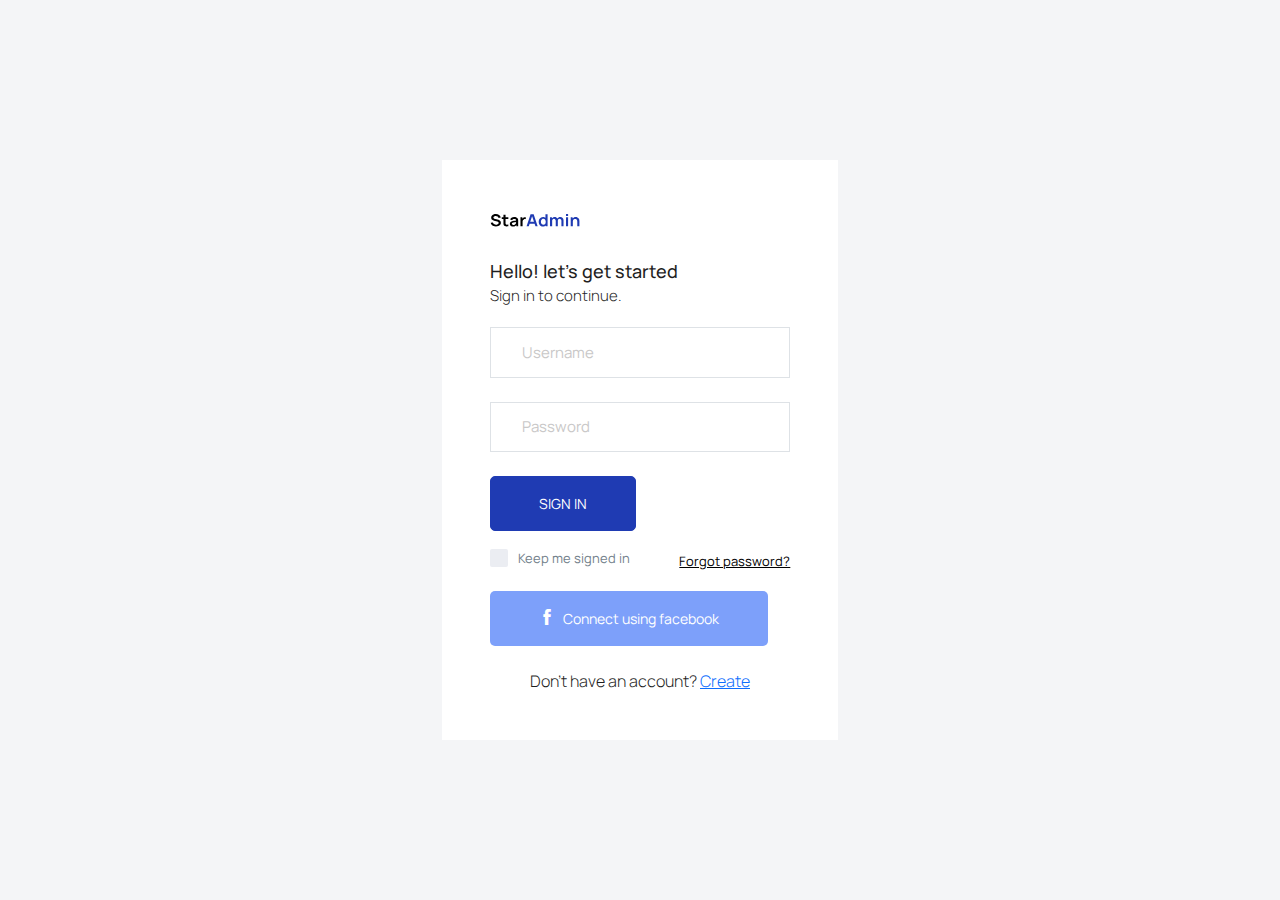
<file: public/admin2/pages/samples/login.html>
<!DOCTYPE html>
<html lang="en">

<head>
  <!-- Required meta tags -->
  <meta charset="utf-8">
  <meta name="viewport" content="width=device-width, initial-scale=1, shrink-to-fit=no">
  <title>Star Admin2 </title>
  <!-- plugins:css -->
  <link rel="stylesheet" href="../../vendors/feather/feather.css">
  <link rel="stylesheet" href="../../vendors/mdi/css/materialdesignicons.min.css">
  <link rel="stylesheet" href="../../vendors/ti-icons/css/themify-icons.css">
  <link rel="stylesheet" href="../../vendors/typicons/typicons.css">
  <link rel="stylesheet" href="../../vendors/simple-line-icons/css/simple-line-icons.css">
  <link rel="stylesheet" href="../../vendors/css/vendor.bundle.base.css">
  <!-- endinject -->
  <!-- Plugin css for this page -->
  <!-- End plugin css for this page -->
  <!-- inject:css -->
  <link rel="stylesheet" href="../../css/vertical-layout-light/style.css">
  <!-- endinject -->
  <link rel="shortcut icon" href="../../images/favicon.png" />
</head>

<body>
  <div class="container-scroller">
    <div class="container-fluid page-body-wrapper full-page-wrapper">
      <div class="content-wrapper d-flex align-items-center auth px-0">
        <div class="row w-100 mx-0">
          <div class="col-lg-4 mx-auto">
            <div class="auth-form-light text-left py-5 px-4 px-sm-5">
              <div class="brand-logo">
                <img src="../../images/logo.svg" alt="logo">
              </div>
              <h4>Hello! let's get started</h4>
              <h6 class="fw-light">Sign in to continue.</h6>
              <form class="pt-3">
                <div class="form-group">
                  <input type="email" class="form-control form-control-lg" id="exampleInputEmail1" placeholder="Username">
                </div>
                <div class="form-group">
                  <input type="password" class="form-control form-control-lg" id="exampleInputPassword1" placeholder="Password">
                </div>
                <div class="mt-3">
                  <a class="btn btn-block btn-primary btn-lg font-weight-medium auth-form-btn" href="../../index.html">SIGN IN</a>
                </div>
                <div class="my-2 d-flex justify-content-between align-items-center">
                  <div class="form-check">
                    <label class="form-check-label text-muted">
                      <input type="checkbox" class="form-check-input">
                      Keep me signed in
                    </label>
                  </div>
                  <a href="#" class="auth-link text-black">Forgot password?</a>
                </div>
                <div class="mb-2">
                  <button type="button" class="btn btn-block btn-facebook auth-form-btn">
                    <i class="ti-facebook me-2"></i>Connect using facebook
                  </button>
                </div>
                <div class="text-center mt-4 fw-light">
                  Don't have an account? <a href="register.html" class="text-primary">Create</a>
                </div>
              </form>
            </div>
          </div>
        </div>
      </div>
      <!-- content-wrapper ends -->
    </div>
    <!-- page-body-wrapper ends -->
  </div>
  <!-- container-scroller -->
  <!-- plugins:js -->
  <script src="../../vendors/js/vendor.bundle.base.js"></script>
  <!-- endinject -->
  <!-- Plugin js for this page -->
  <script src="../../vendors/bootstrap-datepicker/bootstrap-datepicker.min.js"></script>
  <!-- End plugin js for this page -->
  <!-- inject:js -->
  <script src="../../js/off-canvas.js"></script>
  <script src="../../js/hoverable-collapse.js"></script>
  <script src="../../js/template.js"></script>
  <script src="../../js/settings.js"></script>
  <script src="../../js/todolist.js"></script>
  <!-- endinject -->
</body>

</html>
</file>
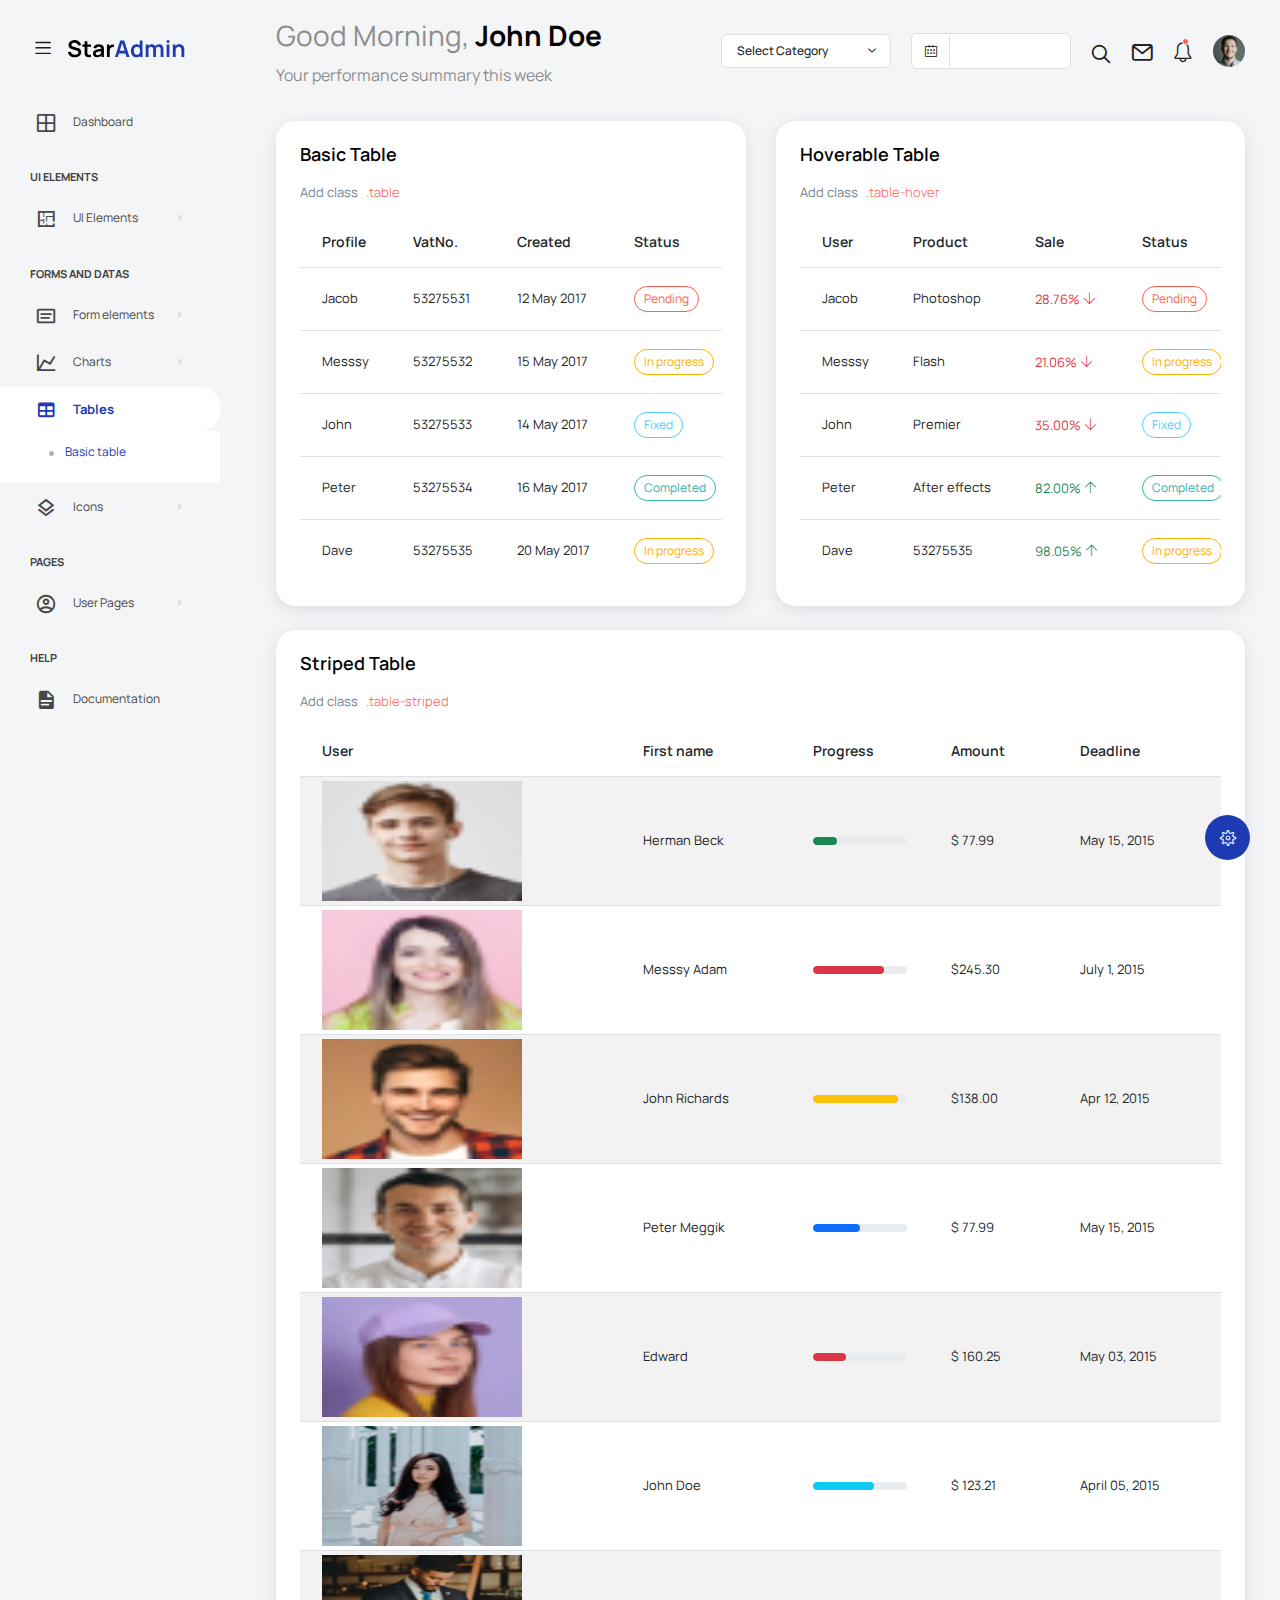
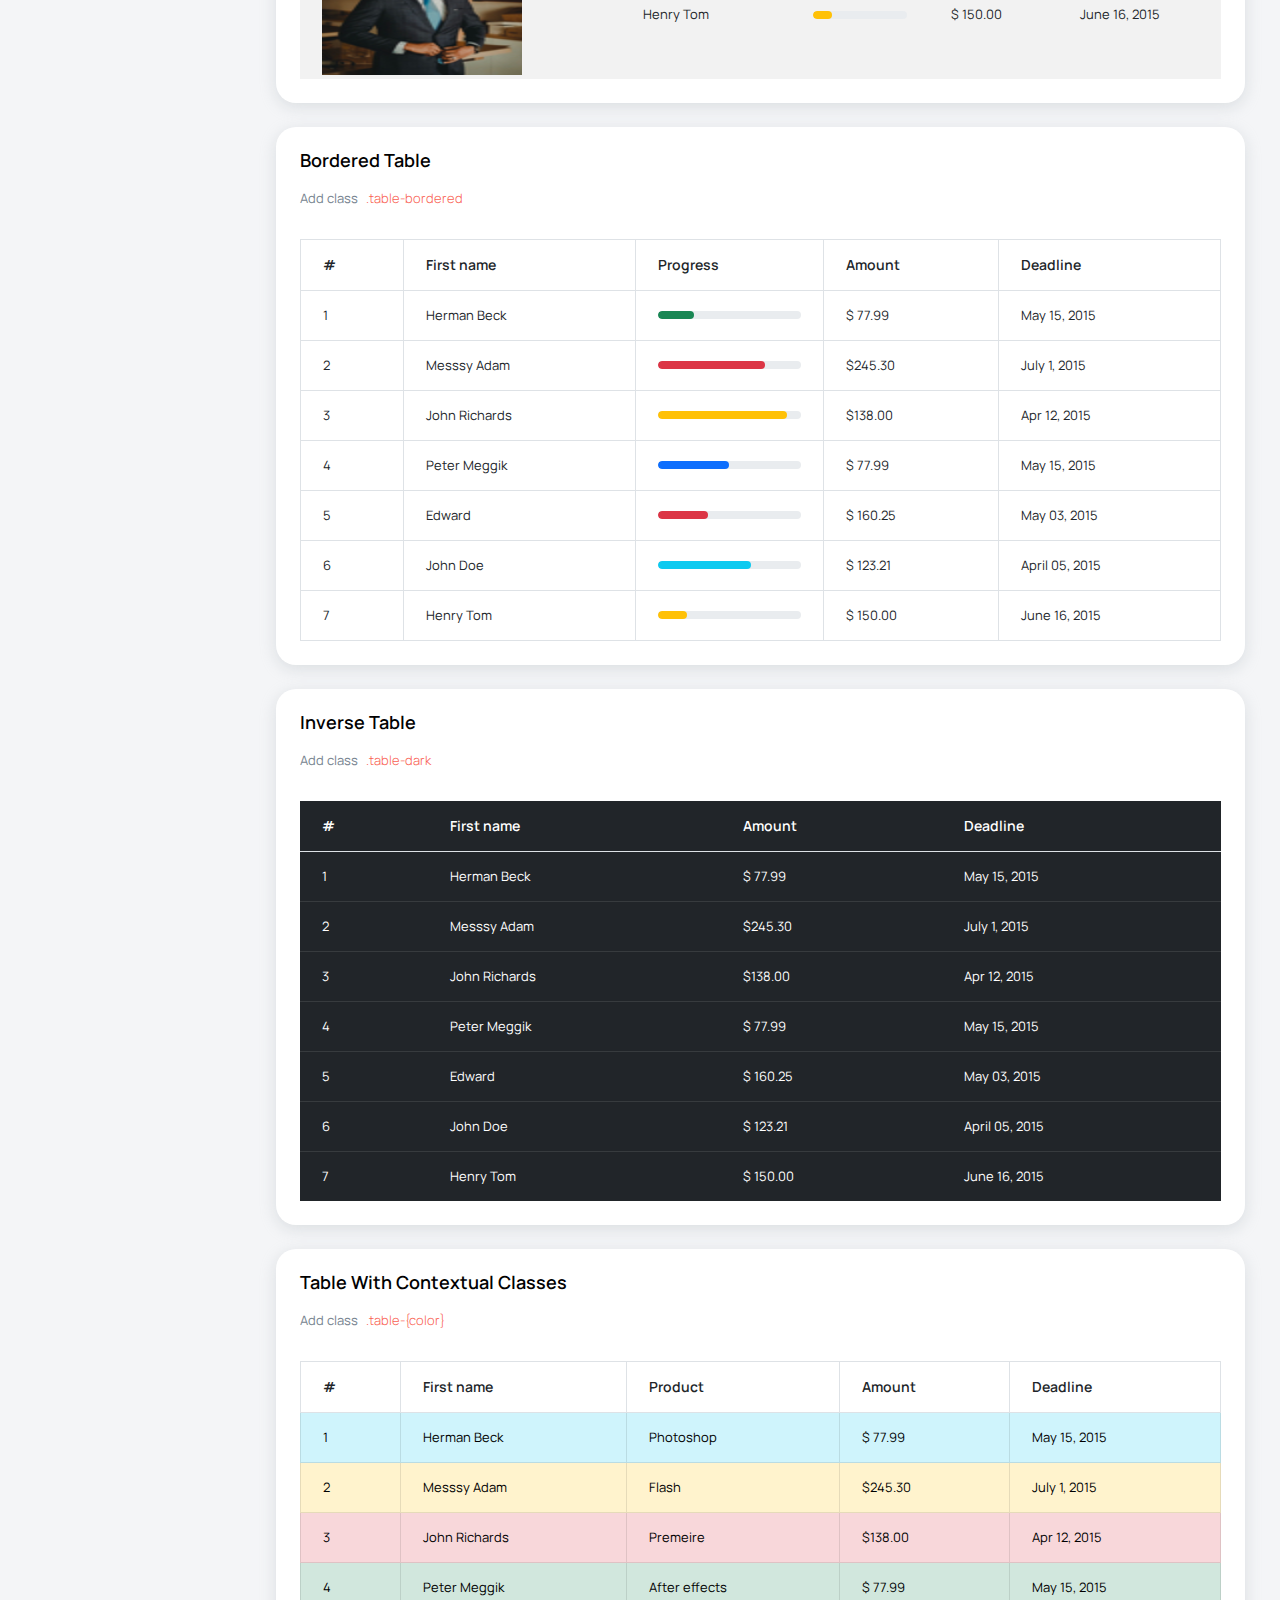
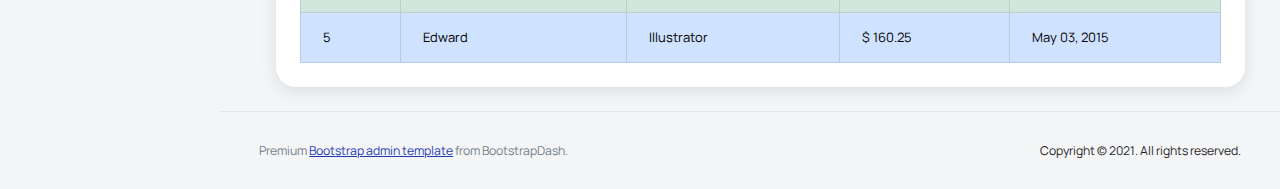
<file: public/admin2/pages/tables/basic-table.html>
<!DOCTYPE html>
<html lang="en">

<head>
  <!-- Required meta tags -->
  <meta charset="utf-8">
  <meta name="viewport" content="width=device-width, initial-scale=1, shrink-to-fit=no">
  <title>Star Admin2 </title>
  <!-- plugins:css -->
  <link rel="stylesheet" href="../../vendors/feather/feather.css">
  <link rel="stylesheet" href="../../vendors/mdi/css/materialdesignicons.min.css">
  <link rel="stylesheet" href="../../vendors/ti-icons/css/themify-icons.css">
  <link rel="stylesheet" href="../../vendors/typicons/typicons.css">
  <link rel="stylesheet" href="../../vendors/simple-line-icons/css/simple-line-icons.css">
  <link rel="stylesheet" href="../../vendors/css/vendor.bundle.base.css">
  <!-- endinject -->
  <!-- Plugin css for this page -->
  <!-- End plugin css for this page -->
  <!-- inject:css -->
  <link rel="stylesheet" href="../../css/vertical-layout-light/style.css">
  <!-- endinject -->
  <link rel="shortcut icon" href="../../images/favicon.png" />
</head>

<body>
  <div class="container-scroller">
    <!-- partial:../../partials/_navbar.html -->
    <nav class="navbar default-layout col-lg-12 col-12 p-0 fixed-top d-flex align-items-top flex-row">
      <div class="text-center navbar-brand-wrapper d-flex align-items-center justify-content-start">
        <div class="me-3">
          <button class="navbar-toggler navbar-toggler align-self-center" type="button" data-bs-toggle="minimize">
            <span class="icon-menu"></span>
          </button>
        </div>
        <div>
          <a class="navbar-brand brand-logo" href="../../index.html">
            <img src="../../images/logo.svg" alt="logo" />
          </a>
          <a class="navbar-brand brand-logo-mini" href="../../index.html">
            <img src="../../images/logo-mini.svg" alt="logo" />
          </a>
        </div>
      </div>
      <div class="navbar-menu-wrapper d-flex align-items-top"> 
        <ul class="navbar-nav">
          <li class="nav-item font-weight-semibold d-none d-lg-block ms-0">
            <h1 class="welcome-text">Good Morning, <span class="text-black fw-bold">John Doe</span></h1>
            <h3 class="welcome-sub-text">Your performance summary this week </h3>
          </li>
        </ul>
        <ul class="navbar-nav ms-auto">
          <li class="nav-item dropdown d-none d-lg-block">
            <a class="nav-link dropdown-bordered dropdown-toggle dropdown-toggle-split" id="messageDropdown" href="#" data-bs-toggle="dropdown" aria-expanded="false"> Select Category </a>
            <div class="dropdown-menu dropdown-menu-right navbar-dropdown preview-list pb-0" aria-labelledby="messageDropdown">
              <a class="dropdown-item py-3" >
                <p class="mb-0 font-weight-medium float-left">Select category</p>
              </a>
              <div class="dropdown-divider"></div>
              <a class="dropdown-item preview-item">
                <div class="preview-item-content flex-grow py-2">
                  <p class="preview-subject ellipsis font-weight-medium text-dark">Bootstrap Bundle </p>
                  <p class="fw-light small-text mb-0">This is a Bundle featuring 16 unique dashboards</p>
                </div>
              </a>
              <a class="dropdown-item preview-item">
                <div class="preview-item-content flex-grow py-2">
                  <p class="preview-subject ellipsis font-weight-medium text-dark">Angular Bundle</p>
                  <p class="fw-light small-text mb-0">Everything you’ll ever need for your Angular projects</p>
                </div>
              </a>
              <a class="dropdown-item preview-item">
                <div class="preview-item-content flex-grow py-2">
                  <p class="preview-subject ellipsis font-weight-medium text-dark">VUE Bundle</p>
                  <p class="fw-light small-text mb-0">Bundle of 6 Premium Vue Admin Dashboard</p>
                </div>
              </a>
              <a class="dropdown-item preview-item">
                <div class="preview-item-content flex-grow py-2">
                  <p class="preview-subject ellipsis font-weight-medium text-dark">React Bundle</p>
                  <p class="fw-light small-text mb-0">Bundle of 8 Premium React Admin Dashboard</p>
                </div>
              </a>
            </div>
          </li>
          <li class="nav-item d-none d-lg-block">
            <div id="datepicker-popup" class="input-group date datepicker navbar-date-picker">
              <span class="input-group-addon input-group-prepend border-right">
                <span class="icon-calendar input-group-text calendar-icon"></span>
              </span>
              <input type="text" class="form-control">
            </div>
          </li>
          <li class="nav-item">
            <form class="search-form" action="#">
              <i class="icon-search"></i>
              <input type="search" class="form-control" placeholder="Search Here" title="Search here">
            </form>
          </li>
          <li class="nav-item dropdown">
            <a class="nav-link count-indicator" id="notificationDropdown" href="#" data-bs-toggle="dropdown">
              <i class="icon-mail icon-lg"></i>
            </a>
            <div class="dropdown-menu dropdown-menu-right navbar-dropdown preview-list pb-0" aria-labelledby="notificationDropdown">
              <a class="dropdown-item py-3 border-bottom">
                <p class="mb-0 font-weight-medium float-left">You have 4 new notifications </p>
                <span class="badge badge-pill badge-primary float-right">View all</span>
              </a>
              <a class="dropdown-item preview-item py-3">
                <div class="preview-thumbnail">
                  <i class="mdi mdi-alert m-auto text-primary"></i>
                </div>
                <div class="preview-item-content">
                  <h6 class="preview-subject fw-normal text-dark mb-1">Application Error</h6>
                  <p class="fw-light small-text mb-0"> Just now </p>
                </div>
              </a>
              <a class="dropdown-item preview-item py-3">
                <div class="preview-thumbnail">
                  <i class="mdi mdi-settings m-auto text-primary"></i>
                </div>
                <div class="preview-item-content">
                  <h6 class="preview-subject fw-normal text-dark mb-1">Settings</h6>
                  <p class="fw-light small-text mb-0"> Private message </p>
                </div>
              </a>
              <a class="dropdown-item preview-item py-3">
                <div class="preview-thumbnail">
                  <i class="mdi mdi-airballoon m-auto text-primary"></i>
                </div>
                <div class="preview-item-content">
                  <h6 class="preview-subject fw-normal text-dark mb-1">New user registration</h6>
                  <p class="fw-light small-text mb-0"> 2 days ago </p>
                </div>
              </a>
            </div>
          </li>
          <li class="nav-item dropdown"> 
            <a class="nav-link count-indicator" id="countDropdown" href="#" data-bs-toggle="dropdown" aria-expanded="false">
              <i class="icon-bell"></i>
              <span class="count"></span>
            </a>
            <div class="dropdown-menu dropdown-menu-right navbar-dropdown preview-list pb-0" aria-labelledby="countDropdown">
              <a class="dropdown-item py-3">
                <p class="mb-0 font-weight-medium float-left">You have 7 unread mails </p>
                <span class="badge badge-pill badge-primary float-right">View all</span>
              </a>
              <div class="dropdown-divider"></div>
              <a class="dropdown-item preview-item">
                <div class="preview-thumbnail">
                  <img src="../../images/faces/face10.jpg" alt="image" class="img-sm profile-pic">
                </div>
                <div class="preview-item-content flex-grow py-2">
                  <p class="preview-subject ellipsis font-weight-medium text-dark">Marian Garner </p>
                  <p class="fw-light small-text mb-0"> The meeting is cancelled </p>
                </div>
              </a>
              <a class="dropdown-item preview-item">
                <div class="preview-thumbnail">
                  <img src="../../images/faces/face12.jpg" alt="image" class="img-sm profile-pic">
                </div>
                <div class="preview-item-content flex-grow py-2">
                  <p class="preview-subject ellipsis font-weight-medium text-dark">David Grey </p>
                  <p class="fw-light small-text mb-0"> The meeting is cancelled </p>
                </div>
              </a>
              <a class="dropdown-item preview-item">
                <div class="preview-thumbnail">
                  <img src="../../images/faces/face1.jpg" alt="image" class="img-sm profile-pic">
                </div>
                <div class="preview-item-content flex-grow py-2">
                  <p class="preview-subject ellipsis font-weight-medium text-dark">Travis Jenkins </p>
                  <p class="fw-light small-text mb-0"> The meeting is cancelled </p>
                </div>
              </a>
            </div>
          </li>
          <li class="nav-item dropdown d-none d-lg-block user-dropdown">
            <a class="nav-link" id="UserDropdown" href="#" data-bs-toggle="dropdown" aria-expanded="false">
              <img class="img-xs rounded-circle" src="../../images/faces/face8.jpg" alt="Profile image"> </a>
            <div class="dropdown-menu dropdown-menu-right navbar-dropdown" aria-labelledby="UserDropdown">
              <div class="dropdown-header text-center">
                <img class="img-md rounded-circle" src="../../images/faces/face8.jpg" alt="Profile image">
                <p class="mb-1 mt-3 font-weight-semibold">Allen Moreno</p>
                <p class="fw-light text-muted mb-0">allenmoreno@gmail.com</p>
              </div>
              <a class="dropdown-item"><i class="dropdown-item-icon mdi mdi-account-outline text-primary me-2"></i> My Profile <span class="badge badge-pill badge-danger">1</span></a>
              <a class="dropdown-item"><i class="dropdown-item-icon mdi mdi-message-text-outline text-primary me-2"></i> Messages</a>
              <a class="dropdown-item"><i class="dropdown-item-icon mdi mdi-calendar-check-outline text-primary me-2"></i> Activity</a>
              <a class="dropdown-item"><i class="dropdown-item-icon mdi mdi-help-circle-outline text-primary me-2"></i> FAQ</a>
              <a class="dropdown-item"><i class="dropdown-item-icon mdi mdi-power text-primary me-2"></i>Sign Out</a>
            </div>
          </li>
        </ul>
        <button class="navbar-toggler navbar-toggler-right d-lg-none align-self-center" type="button" data-bs-toggle="offcanvas">
          <span class="mdi mdi-menu"></span>
        </button>
      </div>
    </nav>
    <!-- partial -->
    <div class="container-fluid page-body-wrapper">
      <!-- partial:../../partials/_settings-panel.html -->
      <div class="theme-setting-wrapper">
        <div id="settings-trigger"><i class="ti-settings"></i></div>
        <div id="theme-settings" class="settings-panel">
          <i class="settings-close ti-close"></i>
          <p class="settings-heading">SIDEBAR SKINS</p>
          <div class="sidebar-bg-options selected" id="sidebar-light-theme"><div class="img-ss rounded-circle bg-light border me-3"></div>Light</div>
          <div class="sidebar-bg-options" id="sidebar-dark-theme"><div class="img-ss rounded-circle bg-dark border me-3"></div>Dark</div>
          <p class="settings-heading mt-2">HEADER SKINS</p>
          <div class="color-tiles mx-0 px-4">
            <div class="tiles success"></div>
            <div class="tiles warning"></div>
            <div class="tiles danger"></div>
            <div class="tiles info"></div>
            <div class="tiles dark"></div>
            <div class="tiles default"></div>
          </div>
        </div>
      </div>
      <div id="right-sidebar" class="settings-panel">
        <i class="settings-close ti-close"></i>
        <ul class="nav nav-tabs border-top" id="setting-panel" role="tablist">
          <li class="nav-item">
            <a class="nav-link active" id="todo-tab" data-bs-toggle="tab" href="#todo-section" role="tab" aria-controls="todo-section" aria-expanded="true">TO DO LIST</a>
          </li>
          <li class="nav-item">
            <a class="nav-link" id="chats-tab" data-bs-toggle="tab" href="#chats-section" role="tab" aria-controls="chats-section">CHATS</a>
          </li>
        </ul>
        <div class="tab-content" id="setting-content">
          <div class="tab-pane fade show active scroll-wrapper" id="todo-section" role="tabpanel" aria-labelledby="todo-section">
            <div class="add-items d-flex px-3 mb-0">
              <form class="form w-100">
                <div class="form-group d-flex">
                  <input type="text" class="form-control todo-list-input" placeholder="Add To-do">
                  <button type="submit" class="add btn btn-primary todo-list-add-btn" id="add-task">Add</button>
                </div>
              </form>
            </div>
            <div class="list-wrapper px-3">
              <ul class="d-flex flex-column-reverse todo-list">
                <li>
                  <div class="form-check">
                    <label class="form-check-label">
                      <input class="checkbox" type="checkbox">
                      Team review meeting at 3.00 PM
                    </label>
                  </div>
                  <i class="remove ti-close"></i>
                </li>
                <li>
                  <div class="form-check">
                    <label class="form-check-label">
                      <input class="checkbox" type="checkbox">
                      Prepare for presentation
                    </label>
                  </div>
                  <i class="remove ti-close"></i>
                </li>
                <li>
                  <div class="form-check">
                    <label class="form-check-label">
                      <input class="checkbox" type="checkbox">
                      Resolve all the low priority tickets due today
                    </label>
                  </div>
                  <i class="remove ti-close"></i>
                </li>
                <li class="completed">
                  <div class="form-check">
                    <label class="form-check-label">
                      <input class="checkbox" type="checkbox" checked>
                      Schedule meeting for next week
                    </label>
                  </div>
                  <i class="remove ti-close"></i>
                </li>
                <li class="completed">
                  <div class="form-check">
                    <label class="form-check-label">
                      <input class="checkbox" type="checkbox" checked>
                      Project review
                    </label>
                  </div>
                  <i class="remove ti-close"></i>
                </li>
              </ul>
            </div>
            <h4 class="px-3 text-muted mt-5 fw-light mb-0">Events</h4>
            <div class="events pt-4 px-3">
              <div class="wrapper d-flex mb-2">
                <i class="ti-control-record text-primary me-2"></i>
                <span>Feb 11 2018</span>
              </div>
              <p class="mb-0 font-weight-thin text-gray">Creating component page build a js</p>
              <p class="text-gray mb-0">The total number of sessions</p>
            </div>
            <div class="events pt-4 px-3">
              <div class="wrapper d-flex mb-2">
                <i class="ti-control-record text-primary me-2"></i>
                <span>Feb 7 2018</span>
              </div>
              <p class="mb-0 font-weight-thin text-gray">Meeting with Alisa</p>
              <p class="text-gray mb-0 ">Call Sarah Graves</p>
            </div>
          </div>
          <!-- To do section tab ends -->
          <div class="tab-pane fade" id="chats-section" role="tabpanel" aria-labelledby="chats-section">
            <div class="d-flex align-items-center justify-content-between border-bottom">
              <p class="settings-heading border-top-0 mb-3 pl-3 pt-0 border-bottom-0 pb-0">Friends</p>
              <small class="settings-heading border-top-0 mb-3 pt-0 border-bottom-0 pb-0 pr-3 fw-normal">See All</small>
            </div>
            <ul class="chat-list">
              <li class="list active">
                <div class="profile"><img src="../../images/faces/face1.jpg" alt="image"><span class="online"></span></div>
                <div class="info">
                  <p>Thomas Douglas</p>
                  <p>Available</p>
                </div>
                <small class="text-muted my-auto">19 min</small>
              </li>
              <li class="list">
                <div class="profile"><img src="../../images/faces/face2.jpg" alt="image"><span class="offline"></span></div>
                <div class="info">
                  <div class="wrapper d-flex">
                    <p>Catherine</p>
                  </div>
                  <p>Away</p>
                </div>
                <div class="badge badge-success badge-pill my-auto mx-2">4</div>
                <small class="text-muted my-auto">23 min</small>
              </li>
              <li class="list">
                <div class="profile"><img src="../../images/faces/face3.jpg" alt="image"><span class="online"></span></div>
                <div class="info">
                  <p>Daniel Russell</p>
                  <p>Available</p>
                </div>
                <small class="text-muted my-auto">14 min</small>
              </li>
              <li class="list">
                <div class="profile"><img src="../../images/faces/face4.jpg" alt="image"><span class="offline"></span></div>
                <div class="info">
                  <p>James Richardson</p>
                  <p>Away</p>
                </div>
                <small class="text-muted my-auto">2 min</small>
              </li>
              <li class="list">
                <div class="profile"><img src="../../images/faces/face5.jpg" alt="image"><span class="online"></span></div>
                <div class="info">
                  <p>Madeline Kennedy</p>
                  <p>Available</p>
                </div>
                <small class="text-muted my-auto">5 min</small>
              </li>
              <li class="list">
                <div class="profile"><img src="../../images/faces/face6.jpg" alt="image"><span class="online"></span></div>
                <div class="info">
                  <p>Sarah Graves</p>
                  <p>Available</p>
                </div>
                <small class="text-muted my-auto">47 min</small>
              </li>
            </ul>
          </div>
          <!-- chat tab ends -->
        </div>
      </div>
      <!-- partial -->
      <!-- partial:../../partials/_sidebar.html -->
      <nav class="sidebar sidebar-offcanvas" id="sidebar">
        <ul class="nav">
          <li class="nav-item">
            <a class="nav-link" href="../../index.html">
              <i class="mdi mdi-grid-large menu-icon"></i>
              <span class="menu-title">Dashboard</span>
            </a>
          </li>
          <li class="nav-item nav-category">UI Elements</li>
          <li class="nav-item">
            <a class="nav-link" data-bs-toggle="collapse" href="#ui-basic" aria-expanded="false" aria-controls="ui-basic">
              <i class="menu-icon mdi mdi-floor-plan"></i>
              <span class="menu-title">UI Elements</span>
              <i class="menu-arrow"></i> 
            </a>
            <div class="collapse" id="ui-basic">
              <ul class="nav flex-column sub-menu">
                <li class="nav-item"> <a class="nav-link" href="../../pages/ui-features/buttons.html">Buttons</a></li>
                <li class="nav-item"> <a class="nav-link" href="../../pages/ui-features/dropdowns.html">Dropdowns</a></li>
                <li class="nav-item"> <a class="nav-link" href="../../pages/ui-features/typography.html">Typography</a></li>
              </ul>
            </div>
          </li>
          <li class="nav-item nav-category">Forms and Datas</li>
          <li class="nav-item">
            <a class="nav-link" data-bs-toggle="collapse" href="#form-elements" aria-expanded="false" aria-controls="form-elements">
              <i class="menu-icon mdi mdi-card-text-outline"></i>
              <span class="menu-title">Form elements</span>
              <i class="menu-arrow"></i>
            </a>
            <div class="collapse" id="form-elements">
              <ul class="nav flex-column sub-menu">
                <li class="nav-item"><a class="nav-link" href="../../pages/forms/basic_elements.html">Basic Elements</a></li>
              </ul>
            </div>
          </li>
          <li class="nav-item">
            <a class="nav-link" data-bs-toggle="collapse" href="#charts" aria-expanded="false" aria-controls="charts">
              <i class="menu-icon mdi mdi-chart-line"></i>
              <span class="menu-title">Charts</span>
              <i class="menu-arrow"></i>
            </a>
            <div class="collapse" id="charts">
              <ul class="nav flex-column sub-menu">
                <li class="nav-item"> <a class="nav-link" href="../../pages/charts/chartjs.html">ChartJs</a></li>
              </ul>
            </div>
          </li>
          <li class="nav-item">
            <a class="nav-link" data-bs-toggle="collapse" href="#tables" aria-expanded="false" aria-controls="tables">
              <i class="menu-icon mdi mdi-table"></i>
              <span class="menu-title">Tables</span>
              <i class="menu-arrow"></i>
            </a>
            <div class="collapse" id="tables">
              <ul class="nav flex-column sub-menu">
                <li class="nav-item"> <a class="nav-link" href="../../pages/tables/basic-table.html">Basic table</a></li>
              </ul>
            </div>
          </li>
          <li class="nav-item">
            <a class="nav-link" data-bs-toggle="collapse" href="#icons" aria-expanded="false" aria-controls="icons">
              <i class="menu-icon mdi mdi-layers-outline"></i>
              <span class="menu-title">Icons</span>
              <i class="menu-arrow"></i>
            </a>
            <div class="collapse" id="icons">
              <ul class="nav flex-column sub-menu">
                <li class="nav-item"> <a class="nav-link" href="../../pages/icons/mdi.html">Mdi icons</a></li>
              </ul>
            </div>
          </li>
          <li class="nav-item nav-category">pages</li>
          <li class="nav-item">
            <a class="nav-link" data-bs-toggle="collapse" href="#auth" aria-expanded="false" aria-controls="auth">
              <i class="menu-icon mdi mdi-account-circle-outline"></i>
              <span class="menu-title">User Pages</span>
              <i class="menu-arrow"></i>
            </a>
            <div class="collapse" id="auth">
              <ul class="nav flex-column sub-menu">
                <li class="nav-item"> <a class="nav-link" href="../../pages/samples/login.html"> Login </a></li>
              </ul>
            </div>
          </li>
          <li class="nav-item nav-category">help</li>
          <li class="nav-item">
            <a class="nav-link" href="http://bootstrapdash.com/demo/star-admin2-free/docs/documentation.html">
              <i class="menu-icon mdi mdi-file-document"></i>
              <span class="menu-title">Documentation</span>
            </a>
          </li>
        </ul>
      </nav>
      <!-- partial -->
      <div class="main-panel">
        <div class="content-wrapper">
          <div class="row">
            <div class="col-lg-6 grid-margin stretch-card">
              <div class="card">
                <div class="card-body">
                  <h4 class="card-title">Basic Table</h4>
                  <p class="card-description">
                    Add class <code>.table</code>
                  </p>
                  <div class="table-responsive">
                    <table class="table">
                      <thead>
                        <tr>
                          <th>Profile</th>
                          <th>VatNo.</th>
                          <th>Created</th>
                          <th>Status</th>
                        </tr>
                      </thead>
                      <tbody>
                        <tr>
                          <td>Jacob</td>
                          <td>53275531</td>
                          <td>12 May 2017</td>
                          <td><label class="badge badge-danger">Pending</label></td>
                        </tr>
                        <tr>
                          <td>Messsy</td>
                          <td>53275532</td>
                          <td>15 May 2017</td>
                          <td><label class="badge badge-warning">In progress</label></td>
                        </tr>
                        <tr>
                          <td>John</td>
                          <td>53275533</td>
                          <td>14 May 2017</td>
                          <td><label class="badge badge-info">Fixed</label></td>
                        </tr>
                        <tr>
                          <td>Peter</td>
                          <td>53275534</td>
                          <td>16 May 2017</td>
                          <td><label class="badge badge-success">Completed</label></td>
                        </tr>
                        <tr>
                          <td>Dave</td>
                          <td>53275535</td>
                          <td>20 May 2017</td>
                          <td><label class="badge badge-warning">In progress</label></td>
                        </tr>
                      </tbody>
                    </table>
                  </div>
                </div>
              </div>
            </div>
            <div class="col-lg-6 grid-margin stretch-card">
              <div class="card">
                <div class="card-body">
                  <h4 class="card-title">Hoverable Table</h4>
                  <p class="card-description">
                    Add class <code>.table-hover</code>
                  </p>
                  <div class="table-responsive">
                    <table class="table table-hover">
                      <thead>
                        <tr>
                          <th>User</th>
                          <th>Product</th>
                          <th>Sale</th>
                          <th>Status</th>
                        </tr>
                      </thead>
                      <tbody>
                        <tr>
                          <td>Jacob</td>
                          <td>Photoshop</td>
                          <td class="text-danger"> 28.76% <i class="ti-arrow-down"></i></td>
                          <td><label class="badge badge-danger">Pending</label></td>
                        </tr>
                        <tr>
                          <td>Messsy</td>
                          <td>Flash</td>
                          <td class="text-danger"> 21.06% <i class="ti-arrow-down"></i></td>
                          <td><label class="badge badge-warning">In progress</label></td>
                        </tr>
                        <tr>
                          <td>John</td>
                          <td>Premier</td>
                          <td class="text-danger"> 35.00% <i class="ti-arrow-down"></i></td>
                          <td><label class="badge badge-info">Fixed</label></td>
                        </tr>
                        <tr>
                          <td>Peter</td>
                          <td>After effects</td>
                          <td class="text-success"> 82.00% <i class="ti-arrow-up"></i></td>
                          <td><label class="badge badge-success">Completed</label></td>
                        </tr>
                        <tr>
                          <td>Dave</td>
                          <td>53275535</td>
                          <td class="text-success"> 98.05% <i class="ti-arrow-up"></i></td>
                          <td><label class="badge badge-warning">In progress</label></td>
                        </tr>
                      </tbody>
                    </table>
                  </div>
                </div>
              </div>
            </div>
            <div class="col-lg-12 grid-margin stretch-card">
              <div class="card">
                <div class="card-body">
                  <h4 class="card-title">Striped Table</h4>
                  <p class="card-description">
                    Add class <code>.table-striped</code>
                  </p>
                  <div class="table-responsive">
                    <table class="table table-striped">
                      <thead>
                        <tr>
                          <th>
                            User
                          </th>
                          <th>
                            First name
                          </th>
                          <th>
                            Progress
                          </th>
                          <th>
                            Amount
                          </th>
                          <th>
                            Deadline
                          </th>
                        </tr>
                      </thead>
                      <tbody>
                        <tr>
                          <td class="py-1">
                            <img src="../../images/faces/face1.jpg" alt="image"/>
                          </td>
                          <td>
                            Herman Beck
                          </td>
                          <td>
                            <div class="progress">
                              <div class="progress-bar bg-success" role="progressbar" style="width: 25%" aria-valuenow="25" aria-valuemin="0" aria-valuemax="100"></div>
                            </div>
                          </td>
                          <td>
                            $ 77.99
                          </td>
                          <td>
                            May 15, 2015
                          </td>
                        </tr>
                        <tr>
                          <td class="py-1">
                            <img src="../../images/faces/face2.jpg" alt="image"/>
                          </td>
                          <td>
                            Messsy Adam
                          </td>
                          <td>
                            <div class="progress">
                              <div class="progress-bar bg-danger" role="progressbar" style="width: 75%" aria-valuenow="75" aria-valuemin="0" aria-valuemax="100"></div>
                            </div>
                          </td>
                          <td>
                            $245.30
                          </td>
                          <td>
                            July 1, 2015
                          </td>
                        </tr>
                        <tr>
                          <td class="py-1">
                            <img src="../../images/faces/face3.jpg" alt="image"/>
                          </td>
                          <td>
                            John Richards
                          </td>
                          <td>
                            <div class="progress">
                              <div class="progress-bar bg-warning" role="progressbar" style="width: 90%" aria-valuenow="90" aria-valuemin="0" aria-valuemax="100"></div>
                            </div>
                          </td>
                          <td>
                            $138.00
                          </td>
                          <td>
                            Apr 12, 2015
                          </td>
                        </tr>
                        <tr>
                          <td class="py-1">
                            <img src="../../images/faces/face4.jpg" alt="image"/>
                          </td>
                          <td>
                            Peter Meggik
                          </td>
                          <td>
                            <div class="progress">
                              <div class="progress-bar bg-primary" role="progressbar" style="width: 50%" aria-valuenow="50" aria-valuemin="0" aria-valuemax="100"></div>
                            </div>
                          </td>
                          <td>
                            $ 77.99
                          </td>
                          <td>
                            May 15, 2015
                          </td>
                        </tr>
                        <tr>
                          <td class="py-1">
                            <img src="../../images/faces/face5.jpg" alt="image"/>
                          </td>
                          <td>
                            Edward
                          </td>
                          <td>
                            <div class="progress">
                              <div class="progress-bar bg-danger" role="progressbar" style="width: 35%" aria-valuenow="35" aria-valuemin="0" aria-valuemax="100"></div>
                            </div>
                          </td>
                          <td>
                            $ 160.25
                          </td>
                          <td>
                            May 03, 2015
                          </td>
                        </tr>
                        <tr>
                          <td class="py-1">
                            <img src="../../images/faces/face6.jpg" alt="image"/>
                          </td>
                          <td>
                            John Doe
                          </td>
                          <td>
                            <div class="progress">
                              <div class="progress-bar bg-info" role="progressbar" style="width: 65%" aria-valuenow="65" aria-valuemin="0" aria-valuemax="100"></div>
                            </div>
                          </td>
                          <td>
                            $ 123.21
                          </td>
                          <td>
                            April 05, 2015
                          </td>
                        </tr>
                        <tr>
                          <td class="py-1">
                            <img src="../../images/faces/face7.jpg" alt="image"/>
                          </td>
                          <td>
                            Henry Tom
                          </td>
                          <td>
                            <div class="progress">
                              <div class="progress-bar bg-warning" role="progressbar" style="width: 20%" aria-valuenow="20" aria-valuemin="0" aria-valuemax="100"></div>
                            </div>
                          </td>
                          <td>
                            $ 150.00
                          </td>
                          <td>
                            June 16, 2015
                          </td>
                        </tr>
                      </tbody>
                    </table>
                  </div>
                </div>
              </div>
            </div>
            <div class="col-lg-12 grid-margin stretch-card">
              <div class="card">
                <div class="card-body">
                  <h4 class="card-title">Bordered table</h4>
                  <p class="card-description">
                    Add class <code>.table-bordered</code>
                  </p>
                  <div class="table-responsive pt-3">
                    <table class="table table-bordered">
                      <thead>
                        <tr>
                          <th>
                            #
                          </th>
                          <th>
                            First name
                          </th>
                          <th>
                            Progress
                          </th>
                          <th>
                            Amount
                          </th>
                          <th>
                            Deadline
                          </th>
                        </tr>
                      </thead>
                      <tbody>
                        <tr>
                          <td>
                            1
                          </td>
                          <td>
                            Herman Beck
                          </td>
                          <td>
                            <div class="progress">
                              <div class="progress-bar bg-success" role="progressbar" style="width: 25%" aria-valuenow="25" aria-valuemin="0" aria-valuemax="100"></div>
                            </div>
                          </td>
                          <td>
                            $ 77.99
                          </td>
                          <td>
                            May 15, 2015
                          </td>
                        </tr>
                        <tr>
                          <td>
                            2
                          </td>
                          <td>
                            Messsy Adam
                          </td>
                          <td>
                            <div class="progress">
                              <div class="progress-bar bg-danger" role="progressbar" style="width: 75%" aria-valuenow="75" aria-valuemin="0" aria-valuemax="100"></div>
                            </div>
                          </td>
                          <td>
                            $245.30
                          </td>
                          <td>
                            July 1, 2015
                          </td>
                        </tr>
                        <tr>
                          <td>
                            3
                          </td>
                          <td>
                            John Richards
                          </td>
                          <td>
                            <div class="progress">
                              <div class="progress-bar bg-warning" role="progressbar" style="width: 90%" aria-valuenow="90" aria-valuemin="0" aria-valuemax="100"></div>
                            </div>
                          </td>
                          <td>
                            $138.00
                          </td>
                          <td>
                            Apr 12, 2015
                          </td>
                        </tr>
                        <tr>
                          <td>
                            4
                          </td>
                          <td>
                            Peter Meggik
                          </td>
                          <td>
                            <div class="progress">
                              <div class="progress-bar bg-primary" role="progressbar" style="width: 50%" aria-valuenow="50" aria-valuemin="0" aria-valuemax="100"></div>
                            </div>
                          </td>
                          <td>
                            $ 77.99
                          </td>
                          <td>
                            May 15, 2015
                          </td>
                        </tr>
                        <tr>
                          <td>
                            5
                          </td>
                          <td>
                            Edward
                          </td>
                          <td>
                            <div class="progress">
                              <div class="progress-bar bg-danger" role="progressbar" style="width: 35%" aria-valuenow="35" aria-valuemin="0" aria-valuemax="100"></div>
                            </div>
                          </td>
                          <td>
                            $ 160.25
                          </td>
                          <td>
                            May 03, 2015
                          </td>
                        </tr>
                        <tr>
                          <td>
                            6
                          </td>
                          <td>
                            John Doe
                          </td>
                          <td>
                            <div class="progress">
                              <div class="progress-bar bg-info" role="progressbar" style="width: 65%" aria-valuenow="65" aria-valuemin="0" aria-valuemax="100"></div>
                            </div>
                          </td>
                          <td>
                            $ 123.21
                          </td>
                          <td>
                            April 05, 2015
                          </td>
                        </tr>
                        <tr>
                          <td>
                            7
                          </td>
                          <td>
                            Henry Tom
                          </td>
                          <td>
                            <div class="progress">
                              <div class="progress-bar bg-warning" role="progressbar" style="width: 20%" aria-valuenow="20" aria-valuemin="0" aria-valuemax="100"></div>
                            </div>
                          </td>
                          <td>
                            $ 150.00
                          </td>
                          <td>
                            June 16, 2015
                          </td>
                        </tr>
                      </tbody>
                    </table>
                  </div>
                </div>
              </div>
            </div>
            <div class="col-lg-12 grid-margin stretch-card">
              <div class="card">
                <div class="card-body">
                  <h4 class="card-title">Inverse table</h4>
                  <p class="card-description">
                    Add class <code>.table-dark</code>
                  </p>
                  <div class="table-responsive pt-3">
                    <table class="table table-dark">
                      <thead>
                        <tr>
                          <th>
                            #
                          </th>
                          <th>
                            First name
                          </th>
                          <th>
                            Amount
                          </th>
                          <th>
                            Deadline
                          </th>
                        </tr>
                      </thead>
                      <tbody>
                        <tr>
                          <td>
                            1
                          </td>
                          <td>
                            Herman Beck
                          </td>
                          <td>
                            $ 77.99
                          </td>
                          <td>
                            May 15, 2015
                          </td>
                        </tr>
                        <tr>
                          <td>
                            2
                          </td>
                          <td>
                            Messsy Adam
                          </td>
                          <td>
                            $245.30
                          </td>
                          <td>
                            July 1, 2015
                          </td>
                        </tr>
                        <tr>
                          <td>
                            3
                          </td>
                          <td>
                            John Richards
                          </td>
                          <td>
                            $138.00
                          </td>
                          <td>
                            Apr 12, 2015
                          </td>
                        </tr>
                        <tr>
                          <td>
                            4
                          </td>
                          <td>
                            Peter Meggik
                          </td>
                          <td>
                            $ 77.99
                          </td>
                          <td>
                            May 15, 2015
                          </td>
                        </tr>
                        <tr>
                          <td>
                            5
                          </td>
                          <td>
                            Edward
                          </td>
                          <td>
                            $ 160.25
                          </td>
                          <td>
                            May 03, 2015
                          </td>
                        </tr>
                        <tr>
                          <td>
                            6
                          </td>
                          <td>
                            John Doe
                          </td>
                          <td>
                            $ 123.21
                          </td>
                          <td>
                            April 05, 2015
                          </td>
                        </tr>
                        <tr>
                          <td>
                            7
                          </td>
                          <td>
                            Henry Tom
                          </td>
                          <td>
                            $ 150.00
                          </td>
                          <td>
                            June 16, 2015
                          </td>
                        </tr>
                      </tbody>
                    </table>
                  </div>
                </div>
              </div>
            </div>
            <div class="col-lg-12 stretch-card">
              <div class="card">
                <div class="card-body">
                  <h4 class="card-title">Table with contextual classes</h4>
                  <p class="card-description">
                    Add class <code>.table-{color}</code>
                  </p>
                  <div class="table-responsive pt-3">
                    <table class="table table-bordered">
                      <thead>
                        <tr>
                          <th>
                            #
                          </th>
                          <th>
                            First name
                          </th>
                          <th>
                            Product
                          </th>
                          <th>
                            Amount
                          </th>
                          <th>
                            Deadline
                          </th>
                        </tr>
                      </thead>
                      <tbody>
                        <tr class="table-info">
                          <td>
                            1
                          </td>
                          <td>
                            Herman Beck
                          </td>
                          <td>
                            Photoshop
                          </td>
                          <td>
                            $ 77.99
                          </td>
                          <td>
                            May 15, 2015
                          </td>
                        </tr>
                        <tr class="table-warning">
                          <td>
                            2
                          </td>
                          <td>
                            Messsy Adam
                          </td>
                          <td>
                            Flash
                          </td>
                          <td>
                            $245.30
                          </td>
                          <td>
                            July 1, 2015
                          </td>
                        </tr>
                        <tr class="table-danger">
                          <td>
                            3
                          </td>
                          <td>
                            John Richards
                          </td>
                          <td>
                            Premeire
                          </td>
                          <td>
                            $138.00
                          </td>
                          <td>
                            Apr 12, 2015
                          </td>
                        </tr>
                        <tr class="table-success">
                          <td>
                            4
                          </td>
                          <td>
                            Peter Meggik
                          </td>
                          <td>
                            After effects
                          </td>
                          <td>
                            $ 77.99
                          </td>
                          <td>
                            May 15, 2015
                          </td>
                        </tr>
                        <tr class="table-primary">
                          <td>
                            5
                          </td>
                          <td>
                            Edward
                          </td>
                          <td>
                            Illustrator
                          </td>
                          <td>
                            $ 160.25
                          </td>
                          <td>
                            May 03, 2015
                          </td>
                        </tr>
                      </tbody>
                    </table>
                  </div>
                </div>
              </div>
            </div>
          </div>
        </div>
        <!-- content-wrapper ends -->
        <!-- partial:../../partials/_footer.html -->
        <footer class="footer">
          <div class="d-sm-flex justify-content-center justify-content-sm-between">
            <span class="text-muted text-center text-sm-left d-block d-sm-inline-block">Premium <a href="https://www.bootstrapdash.com/" target="_blank">Bootstrap admin template</a> from BootstrapDash.</span>
            <span class="float-none float-sm-right d-block mt-1 mt-sm-0 text-center">Copyright © 2021. All rights reserved.</span>
          </div>
        </footer>
        <!-- partial -->
      </div>
      <!-- main-panel ends -->
    </div>
    <!-- page-body-wrapper ends -->
  </div>
  <!-- container-scroller -->
  <!-- plugins:js -->
  <script src="../../vendors/js/vendor.bundle.base.js"></script>
  <!-- endinject -->
  <!-- Plugin js for this page -->
  <script src="../../vendors/bootstrap-datepicker/bootstrap-datepicker.min.js"></script>
  <!-- End plugin js for this page -->
  <!-- inject:js -->
  <script src="../../js/off-canvas.js"></script>
  <script src="../../js/hoverable-collapse.js"></script>
  <script src="../../js/template.js"></script>
  <script src="../../js/settings.js"></script>
  <script src="../../js/todolist.js"></script>
  <!-- endinject -->
  <!-- Custom js for this page-->
  <!-- End custom js for this page-->
</body>

</html>
</file>
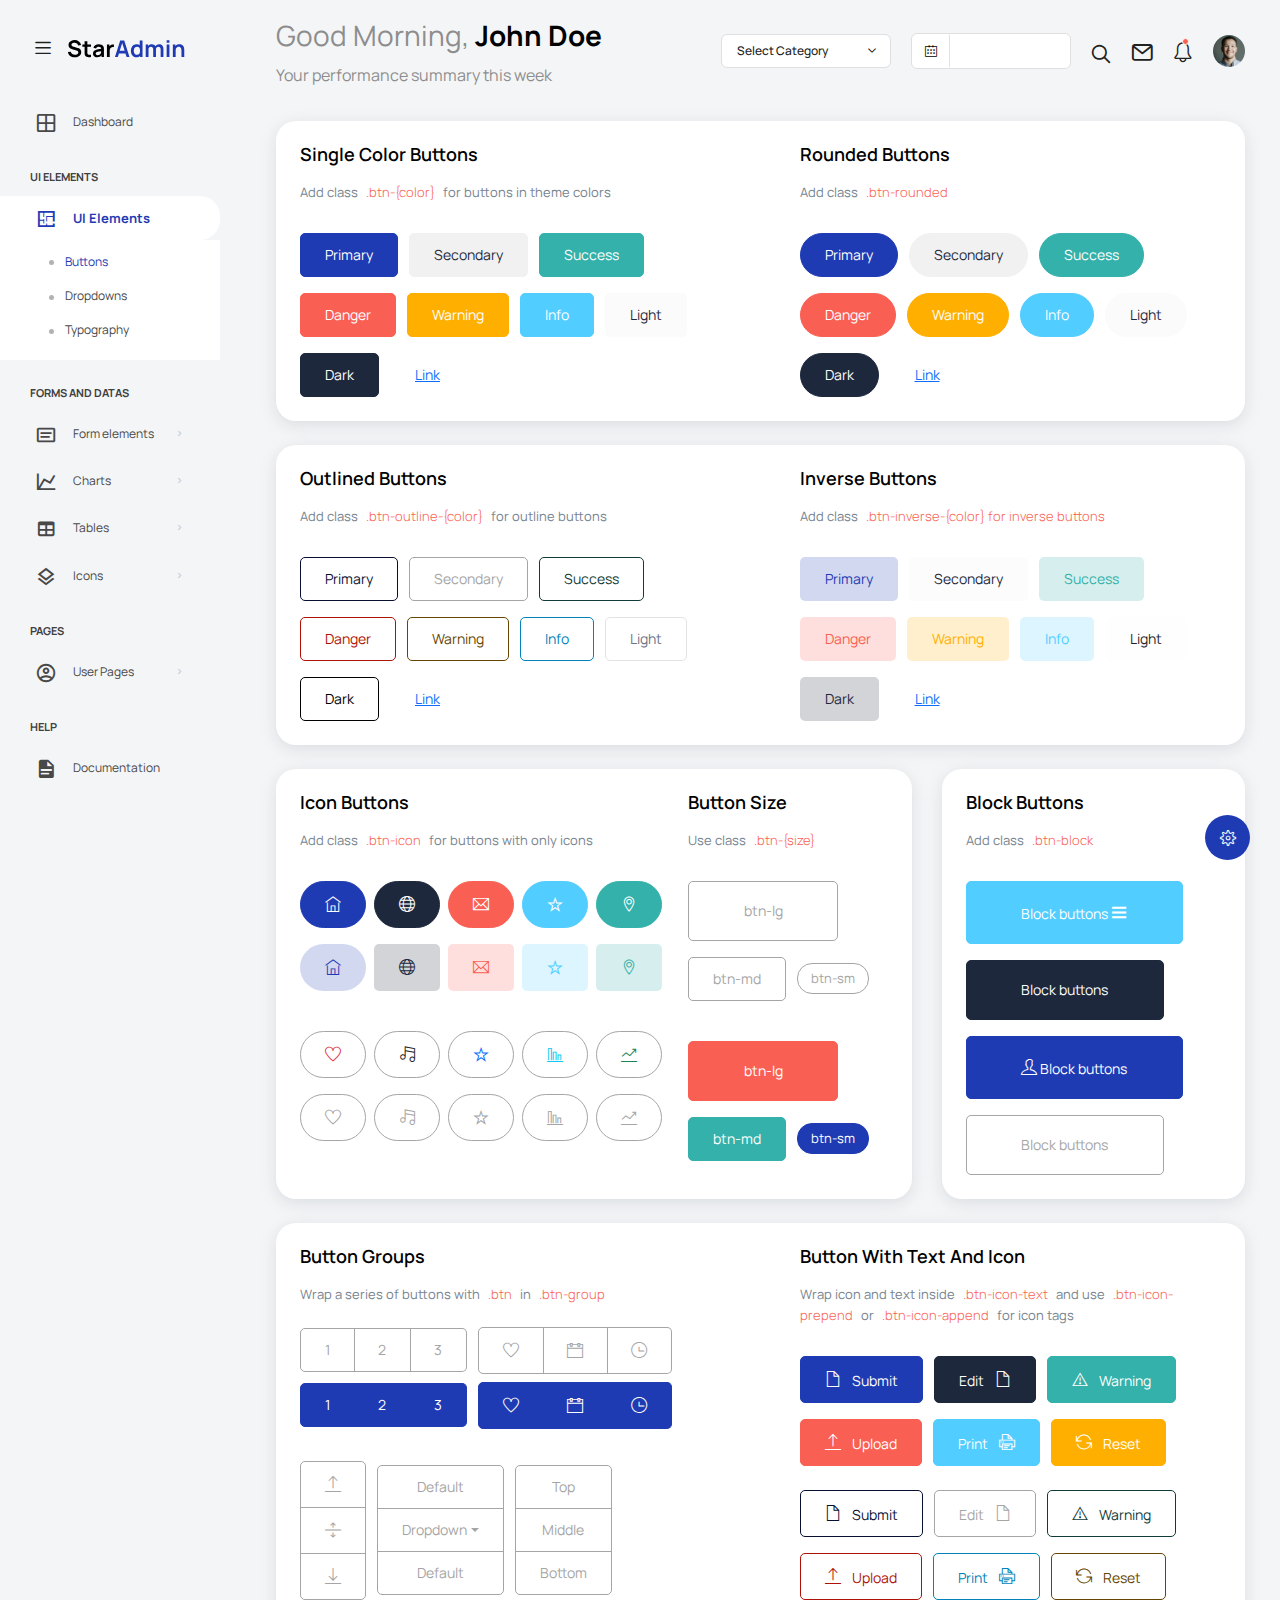
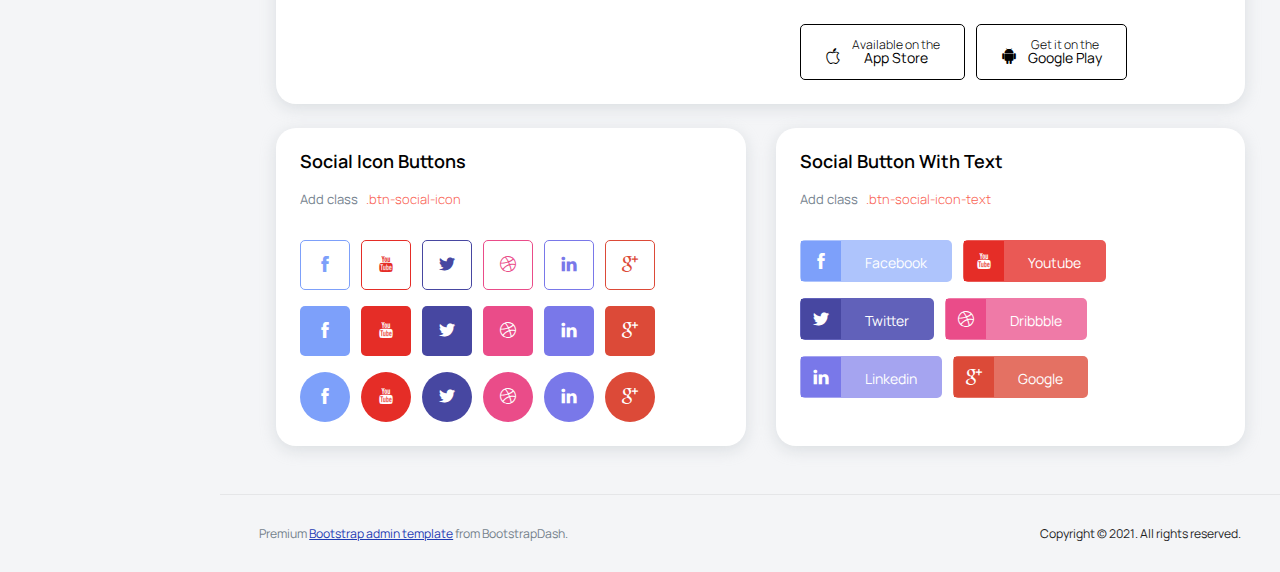
<file: public/admin2/pages/ui-features/buttons.html>
<!DOCTYPE html>
<html lang="en">

<head>
  <!-- Required meta tags -->
  <meta charset="utf-8">
  <meta name="viewport" content="width=device-width, initial-scale=1, shrink-to-fit=no">
  <title>Star Admin2 </title>
  <!-- plugins:css -->
  <link rel="stylesheet" href="../../vendors/feather/feather.css">
  <link rel="stylesheet" href="../../vendors/mdi/css/materialdesignicons.min.css">
  <link rel="stylesheet" href="../../vendors/ti-icons/css/themify-icons.css">
  <link rel="stylesheet" href="../../vendors/typicons/typicons.css">
  <link rel="stylesheet" href="../../vendors/simple-line-icons/css/simple-line-icons.css">
  <link rel="stylesheet" href="../../vendors/css/vendor.bundle.base.css">
  <!-- endinject -->
  <!-- Plugin css for this page -->
  <!-- End plugin css for this page -->
  <!-- inject:css -->
  <link rel="stylesheet" href="../../css/vertical-layout-light/style.css">
  <!-- endinject -->
  <link rel="shortcut icon" href="../../images/favicon.png" />
</head>

<body>
  <div class="container-scroller">
    <!-- partial:../../partials/_navbar.html -->
    <nav class="navbar default-layout col-lg-12 col-12 p-0 fixed-top d-flex align-items-top flex-row">
      <div class="text-center navbar-brand-wrapper d-flex align-items-center justify-content-start">
        <div class="me-3">
          <button class="navbar-toggler navbar-toggler align-self-center" type="button" data-bs-toggle="minimize">
            <span class="icon-menu"></span>
          </button>
        </div>
        <div>
          <a class="navbar-brand brand-logo" href="../../index.html">
            <img src="../../images/logo.svg" alt="logo" />
          </a>
          <a class="navbar-brand brand-logo-mini" href="../../index.html">
            <img src="../../images/logo-mini.svg" alt="logo" />
          </a>
        </div>
      </div>
      <div class="navbar-menu-wrapper d-flex align-items-top"> 
        <ul class="navbar-nav">
          <li class="nav-item font-weight-semibold d-none d-lg-block ms-0">
            <h1 class="welcome-text">Good Morning, <span class="text-black fw-bold">John Doe</span></h1>
            <h3 class="welcome-sub-text">Your performance summary this week </h3>
          </li>
        </ul>
        <ul class="navbar-nav ms-auto">
          <li class="nav-item dropdown d-none d-lg-block">
            <a class="nav-link dropdown-bordered dropdown-toggle dropdown-toggle-split" id="messageDropdown" href="#" data-bs-toggle="dropdown" aria-expanded="false"> Select Category </a>
            <div class="dropdown-menu dropdown-menu-right navbar-dropdown preview-list pb-0" aria-labelledby="messageDropdown">
              <a class="dropdown-item py-3" >
                <p class="mb-0 font-weight-medium float-left">Select category</p>
              </a>
              <div class="dropdown-divider"></div>
              <a class="dropdown-item preview-item">
                <div class="preview-item-content flex-grow py-2">
                  <p class="preview-subject ellipsis font-weight-medium text-dark">Bootstrap Bundle </p>
                  <p class="fw-light small-text mb-0">This is a Bundle featuring 16 unique dashboards</p>
                </div>
              </a>
              <a class="dropdown-item preview-item">
                <div class="preview-item-content flex-grow py-2">
                  <p class="preview-subject ellipsis font-weight-medium text-dark">Angular Bundle</p>
                  <p class="fw-light small-text mb-0">Everything you’ll ever need for your Angular projects</p>
                </div>
              </a>
              <a class="dropdown-item preview-item">
                <div class="preview-item-content flex-grow py-2">
                  <p class="preview-subject ellipsis font-weight-medium text-dark">VUE Bundle</p>
                  <p class="fw-light small-text mb-0">Bundle of 6 Premium Vue Admin Dashboard</p>
                </div>
              </a>
              <a class="dropdown-item preview-item">
                <div class="preview-item-content flex-grow py-2">
                  <p class="preview-subject ellipsis font-weight-medium text-dark">React Bundle</p>
                  <p class="fw-light small-text mb-0">Bundle of 8 Premium React Admin Dashboard</p>
                </div>
              </a>
            </div>
          </li>
          <li class="nav-item d-none d-lg-block">
            <div id="datepicker-popup" class="input-group date datepicker navbar-date-picker">
              <span class="input-group-addon input-group-prepend border-right">
                <span class="icon-calendar input-group-text calendar-icon"></span>
              </span>
              <input type="text" class="form-control">
            </div>
          </li>
          <li class="nav-item">
            <form class="search-form" action="#">
              <i class="icon-search"></i>
              <input type="search" class="form-control" placeholder="Search Here" title="Search here">
            </form>
          </li>
          <li class="nav-item dropdown">
            <a class="nav-link count-indicator" id="notificationDropdown" href="#" data-bs-toggle="dropdown">
              <i class="icon-mail icon-lg"></i>
            </a>
            <div class="dropdown-menu dropdown-menu-right navbar-dropdown preview-list pb-0" aria-labelledby="notificationDropdown">
              <a class="dropdown-item py-3 border-bottom">
                <p class="mb-0 font-weight-medium float-left">You have 4 new notifications </p>
                <span class="badge badge-pill badge-primary float-right">View all</span>
              </a>
              <a class="dropdown-item preview-item py-3">
                <div class="preview-thumbnail">
                  <i class="mdi mdi-alert m-auto text-primary"></i>
                </div>
                <div class="preview-item-content">
                  <h6 class="preview-subject fw-normal text-dark mb-1">Application Error</h6>
                  <p class="fw-light small-text mb-0"> Just now </p>
                </div>
              </a>
              <a class="dropdown-item preview-item py-3">
                <div class="preview-thumbnail">
                  <i class="mdi mdi-settings m-auto text-primary"></i>
                </div>
                <div class="preview-item-content">
                  <h6 class="preview-subject fw-normal text-dark mb-1">Settings</h6>
                  <p class="fw-light small-text mb-0"> Private message </p>
                </div>
              </a>
              <a class="dropdown-item preview-item py-3">
                <div class="preview-thumbnail">
                  <i class="mdi mdi-airballoon m-auto text-primary"></i>
                </div>
                <div class="preview-item-content">
                  <h6 class="preview-subject fw-normal text-dark mb-1">New user registration</h6>
                  <p class="fw-light small-text mb-0"> 2 days ago </p>
                </div>
              </a>
            </div>
          </li>
          <li class="nav-item dropdown"> 
            <a class="nav-link count-indicator" id="countDropdown" href="#" data-bs-toggle="dropdown" aria-expanded="false">
              <i class="icon-bell"></i>
              <span class="count"></span>
            </a>
            <div class="dropdown-menu dropdown-menu-right navbar-dropdown preview-list pb-0" aria-labelledby="countDropdown">
              <a class="dropdown-item py-3">
                <p class="mb-0 font-weight-medium float-left">You have 7 unread mails </p>
                <span class="badge badge-pill badge-primary float-right">View all</span>
              </a>
              <div class="dropdown-divider"></div>
              <a class="dropdown-item preview-item">
                <div class="preview-thumbnail">
                  <img src="../../images/faces/face10.jpg" alt="image" class="img-sm profile-pic">
                </div>
                <div class="preview-item-content flex-grow py-2">
                  <p class="preview-subject ellipsis font-weight-medium text-dark">Marian Garner </p>
                  <p class="fw-light small-text mb-0"> The meeting is cancelled </p>
                </div>
              </a>
              <a class="dropdown-item preview-item">
                <div class="preview-thumbnail">
                  <img src="../../images/faces/face12.jpg" alt="image" class="img-sm profile-pic">
                </div>
                <div class="preview-item-content flex-grow py-2">
                  <p class="preview-subject ellipsis font-weight-medium text-dark">David Grey </p>
                  <p class="fw-light small-text mb-0"> The meeting is cancelled </p>
                </div>
              </a>
              <a class="dropdown-item preview-item">
                <div class="preview-thumbnail">
                  <img src="../../images/faces/face1.jpg" alt="image" class="img-sm profile-pic">
                </div>
                <div class="preview-item-content flex-grow py-2">
                  <p class="preview-subject ellipsis font-weight-medium text-dark">Travis Jenkins </p>
                  <p class="fw-light small-text mb-0"> The meeting is cancelled </p>
                </div>
              </a>
            </div>
          </li>
          <li class="nav-item dropdown d-none d-lg-block user-dropdown">
            <a class="nav-link" id="UserDropdown" href="#" data-bs-toggle="dropdown" aria-expanded="false">
              <img class="img-xs rounded-circle" src="../../images/faces/face8.jpg" alt="Profile image"> </a>
            <div class="dropdown-menu dropdown-menu-right navbar-dropdown" aria-labelledby="UserDropdown">
              <div class="dropdown-header text-center">
                <img class="img-md rounded-circle" src="../../images/faces/face8.jpg" alt="Profile image">
                <p class="mb-1 mt-3 font-weight-semibold">Allen Moreno</p>
                <p class="fw-light text-muted mb-0">allenmoreno@gmail.com</p>
              </div>
              <a class="dropdown-item"><i class="dropdown-item-icon mdi mdi-account-outline text-primary me-2"></i> My Profile <span class="badge badge-pill badge-danger">1</span></a>
              <a class="dropdown-item"><i class="dropdown-item-icon mdi mdi-message-text-outline text-primary me-2"></i> Messages</a>
              <a class="dropdown-item"><i class="dropdown-item-icon mdi mdi-calendar-check-outline text-primary me-2"></i> Activity</a>
              <a class="dropdown-item"><i class="dropdown-item-icon mdi mdi-help-circle-outline text-primary me-2"></i> FAQ</a>
              <a class="dropdown-item"><i class="dropdown-item-icon mdi mdi-power text-primary me-2"></i>Sign Out</a>
            </div>
          </li>
        </ul>
        <button class="navbar-toggler navbar-toggler-right d-lg-none align-self-center" type="button" data-bs-toggle="offcanvas">
          <span class="mdi mdi-menu"></span>
        </button>
      </div>
    </nav>
    <!-- partial -->
    <div class="container-fluid page-body-wrapper">
      <!-- partial:../../partials/_settings-panel.html -->
      <div class="theme-setting-wrapper">
        <div id="settings-trigger"><i class="ti-settings"></i></div>
        <div id="theme-settings" class="settings-panel">
          <i class="settings-close ti-close"></i>
          <p class="settings-heading">SIDEBAR SKINS</p>
          <div class="sidebar-bg-options selected" id="sidebar-light-theme"><div class="img-ss rounded-circle bg-light border me-3"></div>Light</div>
          <div class="sidebar-bg-options" id="sidebar-dark-theme"><div class="img-ss rounded-circle bg-dark border me-3"></div>Dark</div>
          <p class="settings-heading mt-2">HEADER SKINS</p>
          <div class="color-tiles mx-0 px-4">
            <div class="tiles success"></div>
            <div class="tiles warning"></div>
            <div class="tiles danger"></div>
            <div class="tiles info"></div>
            <div class="tiles dark"></div>
            <div class="tiles default"></div>
          </div>
        </div>
      </div>
      <div id="right-sidebar" class="settings-panel">
        <i class="settings-close ti-close"></i>
        <ul class="nav nav-tabs border-top" id="setting-panel" role="tablist">
          <li class="nav-item">
            <a class="nav-link active" id="todo-tab" data-bs-toggle="tab" href="#todo-section" role="tab" aria-controls="todo-section" aria-expanded="true">TO DO LIST</a>
          </li>
          <li class="nav-item">
            <a class="nav-link" id="chats-tab" data-bs-toggle="tab" href="#chats-section" role="tab" aria-controls="chats-section">CHATS</a>
          </li>
        </ul>
        <div class="tab-content" id="setting-content">
          <div class="tab-pane fade show active scroll-wrapper" id="todo-section" role="tabpanel" aria-labelledby="todo-section">
            <div class="add-items d-flex px-3 mb-0">
              <form class="form w-100">
                <div class="form-group d-flex">
                  <input type="text" class="form-control todo-list-input" placeholder="Add To-do">
                  <button type="submit" class="add btn btn-primary todo-list-add-btn" id="add-task">Add</button>
                </div>
              </form>
            </div>
            <div class="list-wrapper px-3">
              <ul class="d-flex flex-column-reverse todo-list">
                <li>
                  <div class="form-check">
                    <label class="form-check-label">
                      <input class="checkbox" type="checkbox">
                      Team review meeting at 3.00 PM
                    </label>
                  </div>
                  <i class="remove ti-close"></i>
                </li>
                <li>
                  <div class="form-check">
                    <label class="form-check-label">
                      <input class="checkbox" type="checkbox">
                      Prepare for presentation
                    </label>
                  </div>
                  <i class="remove ti-close"></i>
                </li>
                <li>
                  <div class="form-check">
                    <label class="form-check-label">
                      <input class="checkbox" type="checkbox">
                      Resolve all the low priority tickets due today
                    </label>
                  </div>
                  <i class="remove ti-close"></i>
                </li>
                <li class="completed">
                  <div class="form-check">
                    <label class="form-check-label">
                      <input class="checkbox" type="checkbox" checked>
                      Schedule meeting for next week
                    </label>
                  </div>
                  <i class="remove ti-close"></i>
                </li>
                <li class="completed">
                  <div class="form-check">
                    <label class="form-check-label">
                      <input class="checkbox" type="checkbox" checked>
                      Project review
                    </label>
                  </div>
                  <i class="remove ti-close"></i>
                </li>
              </ul>
            </div>
            <h4 class="px-3 text-muted mt-5 fw-light mb-0">Events</h4>
            <div class="events pt-4 px-3">
              <div class="wrapper d-flex mb-2">
                <i class="ti-control-record text-primary me-2"></i>
                <span>Feb 11 2018</span>
              </div>
              <p class="mb-0 font-weight-thin text-gray">Creating component page build a js</p>
              <p class="text-gray mb-0">The total number of sessions</p>
            </div>
            <div class="events pt-4 px-3">
              <div class="wrapper d-flex mb-2">
                <i class="ti-control-record text-primary me-2"></i>
                <span>Feb 7 2018</span>
              </div>
              <p class="mb-0 font-weight-thin text-gray">Meeting with Alisa</p>
              <p class="text-gray mb-0 ">Call Sarah Graves</p>
            </div>
          </div>
          <!-- To do section tab ends -->
          <div class="tab-pane fade" id="chats-section" role="tabpanel" aria-labelledby="chats-section">
            <div class="d-flex align-items-center justify-content-between border-bottom">
              <p class="settings-heading border-top-0 mb-3 pl-3 pt-0 border-bottom-0 pb-0">Friends</p>
              <small class="settings-heading border-top-0 mb-3 pt-0 border-bottom-0 pb-0 pr-3 fw-normal">See All</small>
            </div>
            <ul class="chat-list">
              <li class="list active">
                <div class="profile"><img src="../../images/faces/face1.jpg" alt="image"><span class="online"></span></div>
                <div class="info">
                  <p>Thomas Douglas</p>
                  <p>Available</p>
                </div>
                <small class="text-muted my-auto">19 min</small>
              </li>
              <li class="list">
                <div class="profile"><img src="../../images/faces/face2.jpg" alt="image"><span class="offline"></span></div>
                <div class="info">
                  <div class="wrapper d-flex">
                    <p>Catherine</p>
                  </div>
                  <p>Away</p>
                </div>
                <div class="badge badge-success badge-pill my-auto mx-2">4</div>
                <small class="text-muted my-auto">23 min</small>
              </li>
              <li class="list">
                <div class="profile"><img src="../../images/faces/face3.jpg" alt="image"><span class="online"></span></div>
                <div class="info">
                  <p>Daniel Russell</p>
                  <p>Available</p>
                </div>
                <small class="text-muted my-auto">14 min</small>
              </li>
              <li class="list">
                <div class="profile"><img src="../../images/faces/face4.jpg" alt="image"><span class="offline"></span></div>
                <div class="info">
                  <p>James Richardson</p>
                  <p>Away</p>
                </div>
                <small class="text-muted my-auto">2 min</small>
              </li>
              <li class="list">
                <div class="profile"><img src="../../images/faces/face5.jpg" alt="image"><span class="online"></span></div>
                <div class="info">
                  <p>Madeline Kennedy</p>
                  <p>Available</p>
                </div>
                <small class="text-muted my-auto">5 min</small>
              </li>
              <li class="list">
                <div class="profile"><img src="../../images/faces/face6.jpg" alt="image"><span class="online"></span></div>
                <div class="info">
                  <p>Sarah Graves</p>
                  <p>Available</p>
                </div>
                <small class="text-muted my-auto">47 min</small>
              </li>
            </ul>
          </div>
          <!-- chat tab ends -->
        </div>
      </div>
      <!-- partial -->
      <!-- partial:../../partials/_sidebar.html -->
      <nav class="sidebar sidebar-offcanvas" id="sidebar">
        <ul class="nav">
          <li class="nav-item">
            <a class="nav-link" href="../../index.html">
              <i class="mdi mdi-grid-large menu-icon"></i>
              <span class="menu-title">Dashboard</span>
            </a>
          </li>
          <li class="nav-item nav-category">UI Elements</li>
          <li class="nav-item">
            <a class="nav-link" data-bs-toggle="collapse" href="#ui-basic" aria-expanded="false" aria-controls="ui-basic">
              <i class="menu-icon mdi mdi-floor-plan"></i>
              <span class="menu-title">UI Elements</span>
              <i class="menu-arrow"></i> 
            </a>
            <div class="collapse" id="ui-basic">
              <ul class="nav flex-column sub-menu">
                <li class="nav-item"> <a class="nav-link" href="../../pages/ui-features/buttons.html">Buttons</a></li>
                <li class="nav-item"> <a class="nav-link" href="../../pages/ui-features/dropdowns.html">Dropdowns</a></li>
                <li class="nav-item"> <a class="nav-link" href="../../pages/ui-features/typography.html">Typography</a></li>
              </ul>
            </div>
          </li>
          <li class="nav-item nav-category">Forms and Datas</li>
          <li class="nav-item">
            <a class="nav-link" data-bs-toggle="collapse" href="#form-elements" aria-expanded="false" aria-controls="form-elements">
              <i class="menu-icon mdi mdi-card-text-outline"></i>
              <span class="menu-title">Form elements</span>
              <i class="menu-arrow"></i>
            </a>
            <div class="collapse" id="form-elements">
              <ul class="nav flex-column sub-menu">
                <li class="nav-item"><a class="nav-link" href="../../pages/forms/basic_elements.html">Basic Elements</a></li>
              </ul>
            </div>
          </li>
          <li class="nav-item">
            <a class="nav-link" data-bs-toggle="collapse" href="#charts" aria-expanded="false" aria-controls="charts">
              <i class="menu-icon mdi mdi-chart-line"></i>
              <span class="menu-title">Charts</span>
              <i class="menu-arrow"></i>
            </a>
            <div class="collapse" id="charts">
              <ul class="nav flex-column sub-menu">
                <li class="nav-item"> <a class="nav-link" href="../../pages/charts/chartjs.html">ChartJs</a></li>
              </ul>
            </div>
          </li>
          <li class="nav-item">
            <a class="nav-link" data-bs-toggle="collapse" href="#tables" aria-expanded="false" aria-controls="tables">
              <i class="menu-icon mdi mdi-table"></i>
              <span class="menu-title">Tables</span>
              <i class="menu-arrow"></i>
            </a>
            <div class="collapse" id="tables">
              <ul class="nav flex-column sub-menu">
                <li class="nav-item"> <a class="nav-link" href="../../pages/tables/basic-table.html">Basic table</a></li>
              </ul>
            </div>
          </li>
          <li class="nav-item">
            <a class="nav-link" data-bs-toggle="collapse" href="#icons" aria-expanded="false" aria-controls="icons">
              <i class="menu-icon mdi mdi-layers-outline"></i>
              <span class="menu-title">Icons</span>
              <i class="menu-arrow"></i>
            </a>
            <div class="collapse" id="icons">
              <ul class="nav flex-column sub-menu">
                <li class="nav-item"> <a class="nav-link" href="../../pages/icons/mdi.html">Mdi icons</a></li>
              </ul>
            </div>
          </li>
          <li class="nav-item nav-category">pages</li>
          <li class="nav-item">
            <a class="nav-link" data-bs-toggle="collapse" href="#auth" aria-expanded="false" aria-controls="auth">
              <i class="menu-icon mdi mdi-account-circle-outline"></i>
              <span class="menu-title">User Pages</span>
              <i class="menu-arrow"></i>
            </a>
            <div class="collapse" id="auth">
              <ul class="nav flex-column sub-menu">
                <li class="nav-item"> <a class="nav-link" href="../../pages/samples/login.html"> Login </a></li>
              </ul>
            </div>
          </li>
          <li class="nav-item nav-category">help</li>
          <li class="nav-item">
            <a class="nav-link" href="http://bootstrapdash.com/demo/star-admin2-free/docs/documentation.html">
              <i class="menu-icon mdi mdi-file-document"></i>
              <span class="menu-title">Documentation</span>
            </a>
          </li>
        </ul>
      </nav>
      <!-- partial -->
      <div class="main-panel">          
        <div class="content-wrapper">
          <div class="row">
            <div class="col-12 grid-margin stretch-card">
              <div class="card">
                <div class="row">
                  <div class="col-md-6">
                    <div class="card-body">
                      <h4 class="card-title">Single color buttons</h4>
                      <p class="card-description">Add class <code>.btn-{color}</code> for buttons in theme colors</p>
                      <div class="template-demo">
                        <button type="button" class="btn btn-primary">Primary</button>
                        <button type="button" class="btn btn-secondary">Secondary</button>
                        <button type="button" class="btn btn-success">Success</button>
                        <button type="button" class="btn btn-danger">Danger</button>
                        <button type="button" class="btn btn-warning">Warning</button>
                        <button type="button" class="btn btn-info">Info</button>
                        <button type="button" class="btn btn-light">Light</button>
                        <button type="button" class="btn btn-dark">Dark</button>
                        <button type="button" class="btn btn-link">Link</button>
                      </div>
                    </div>
                  </div>
                  <div class="col-md-6">
                    <div class="card-body">
                      <h4 class="card-title">Rounded buttons</h4>
                      <p class="card-description">Add class <code>.btn-rounded</code></p>
                      <div class="template-demo">
                        <button type="button" class="btn btn-primary btn-rounded btn-fw">Primary</button>
                        <button type="button" class="btn btn-secondary btn-rounded btn-fw">Secondary</button>
                        <button type="button" class="btn btn-success btn-rounded btn-fw">Success</button>
                        <button type="button" class="btn btn-danger btn-rounded btn-fw">Danger</button>
                        <button type="button" class="btn btn-warning btn-rounded btn-fw">Warning</button>
                        <button type="button" class="btn btn-info btn-rounded btn-fw">Info</button>
                        <button type="button" class="btn btn-light btn-rounded btn-fw">Light</button>
                        <button type="button" class="btn btn-dark btn-rounded btn-fw">Dark</button>
                        <button type="button" class="btn btn-link btn-rounded btn-fw">Link</button>
                      </div>
                    </div>
                  </div>
                </div>
              </div>
            </div>
            <div class="col-12 grid-margin stretch-card">
              <div class="card">
                <div class="row">
                  <div class="col-md-6">
                    <div class="card-body">
                      <h4 class="card-title">Outlined buttons</h4>
                      <p class="card-description">Add class <code>.btn-outline-{color}</code> for outline buttons</p>
                      <div class="template-demo">
                        <button type="button" class="btn btn-outline-primary btn-fw">Primary</button>
                        <button type="button" class="btn btn-outline-secondary btn-fw">Secondary</button>
                        <button type="button" class="btn btn-outline-success btn-fw">Success</button>
                        <button type="button" class="btn btn-outline-danger btn-fw">Danger</button>
                        <button type="button" class="btn btn-outline-warning btn-fw">Warning</button>
                        <button type="button" class="btn btn-outline-info btn-fw">Info</button>
                        <button type="button" class="btn btn-outline-light btn-fw">Light</button>
                        <button type="button" class="btn btn-outline-dark btn-fw">Dark</button>
                        <button type="button" class="btn btn-link btn-fw">Link</button>
                      </div>
                    </div>
                  </div>
                  <div class="col-md-6">
                    <div class="card-body">
                      <h4 class="card-title">Inverse buttons</h4>
                      <p class="card-description">Add class <code>.btn-inverse-{color} for inverse buttons</code></p>
                      <div class="template-demo">
                        <button type="button" class="btn btn-inverse-primary btn-fw">Primary</button>
                        <button type="button" class="btn btn-inverse-secondary btn-fw">Secondary</button>
                        <button type="button" class="btn btn-inverse-success btn-fw">Success</button>
                        <button type="button" class="btn btn-inverse-danger btn-fw">Danger</button>
                        <button type="button" class="btn btn-inverse-warning btn-fw">Warning</button>
                        <button type="button" class="btn btn-inverse-info btn-fw">Info</button>
                        <button type="button" class="btn btn-inverse-light btn-fw">Light</button>
                        <button type="button" class="btn btn-inverse-dark btn-fw">Dark</button>
                        <button type="button" class="btn btn-link btn-fw">Link</button>
                      </div>
                    </div>
                  </div>
                </div>
              </div>
            </div>
            <div class="col-md-8 grid-margin stretch-card">
              <div class="card">
                <div class="row">
                  <div class="col-md-7">
                    <div class="card-body">
                    <h4 class="card-title">Icon Buttons</h4>
                    <p class="card-description">Add class <code>.btn-icon</code> for buttons with only icons</p>
                    <div class="template-demo d-flex justify-content-between flex-nowrap">
                      <button type="button" class="btn btn-primary btn-rounded btn-icon">
                        <i class="ti-home"></i>
                      </button>
                      <button type="button" class="btn btn-dark btn-rounded btn-icon">
                        <i class="ti-world"></i>
                      </button>
                      <button type="button" class="btn btn-danger btn-rounded btn-icon">
                        <i class="ti-email"></i>
                      </button>
                      <button type="button" class="btn btn-info btn-rounded btn-icon">
                        <i class="ti-star"></i>
                      </button>
                      <button type="button" class="btn btn-success btn-rounded btn-icon">
                        <i class="ti-location-pin"></i>
                      </button>
                    </div>
                    <div class="template-demo d-flex justify-content-between flex-nowrap">
                      <button type="button" class="btn btn-inverse-primary btn-rounded btn-icon">
                        <i class="ti-home"></i>
                      </button>
                      <button type="button" class="btn btn-inverse-dark btn-icon">
                        <i class="ti-world"></i>
                      </button>
                      <button type="button" class="btn btn-inverse-danger btn-icon">
                        <i class="ti-email"></i>
                      </button>
                      <button type="button" class="btn btn-inverse-info btn-icon">
                        <i class="ti-star"></i>
                      </button>
                      <button type="button" class="btn btn-inverse-success btn-icon">
                        <i class="ti-location-pin"></i>
                      </button>
                    </div>
                    <div class="template-demo d-flex justify-content-between flex-nowrap mt-4">
                      <button type="button" class="btn btn-outline-secondary btn-rounded btn-icon">
                        <i class="ti-heart text-danger"></i>
                      </button>
                      <button type="button" class="btn btn-outline-secondary btn-rounded btn-icon">
                        <i class="ti-music-alt text-dark"></i>
                      </button>
                      <button type="button" class="btn btn-outline-secondary btn-rounded btn-icon">
                        <i class="ti-star text-primary"></i>
                      </button>
                      <button type="button" class="btn btn-outline-secondary btn-rounded btn-icon">
                        <i class="ti-bar-chart-alt text-info"></i>                          
                      </button>
                      <button type="button" class="btn btn-outline-secondary btn-rounded btn-icon">
                        <i class="ti-stats-up text-success"></i>                          
                      </button>
                    </div>
                    <div class="template-demo d-flex justify-content-between flex-nowrap">
                      <button type="button" class="btn btn-outline-secondary btn-rounded btn-icon">
                        <i class="ti-heart"></i>
                      </button>
                      <button type="button" class="btn btn-outline-secondary btn-rounded btn-icon">
                        <i class="ti-music-alt"></i>
                      </button>
                      <button type="button" class="btn btn-outline-secondary btn-rounded btn-icon">
                        <i class="ti-star"></i>
                      </button>
                      <button type="button" class="btn btn-outline-secondary btn-rounded btn-icon">
                        <i class="ti-bar-chart-alt"></i>                          
                      </button>
                      <button type="button" class="btn btn-outline-secondary btn-rounded btn-icon">
                        <i class="ti-stats-up"></i>                          
                      </button>
                    </div>
                  </div>
                  </div> 
                  <div class="col-md-5">
                    <div class="card-body">
                      <h4 class="card-title">Button Size</h4>
                      <p class="card-description">Use class <code>.btn-{size}</code></p>
                      <div class="template-demo">
                        <button type="button" class="btn btn-outline-secondary btn-lg">btn-lg</button>
                        <button type="button" class="btn btn-outline-secondary btn-md">btn-md</button>
                        <button type="button" class="btn btn-outline-secondary btn-sm">btn-sm</button>
                      </div>
                      <div class="template-demo mt-4">
                        <button type="button" class="btn btn-danger btn-lg">btn-lg</button>
                        <button type="button" class="btn btn-success btn-md">btn-md</button>
                        <button type="button" class="btn btn-primary btn-sm">btn-sm</button>
                      </div>
                    </div>
                  </div>
                </div>
              </div>
            </div>
            <div class="col-md-4 grid-margin stretch-card">
              <div class="card">
                <div class="card-body">
                  <h4 class="card-title">Block buttons</h4>
                  <p class="card-description">Add class <code>.btn-block</code></p>
                  <div class="template-demo">
                    <button type="button" class="btn btn-info btn-lg btn-block">Block buttons
                      <i class="ti-menu float-right"></i>
                    </button>
                    <button type="button" class="btn btn-dark btn-lg btn-block">Block buttons</button>
                    <button type="button" class="btn btn-primary btn-lg btn-block">
                      <i class="ti-user"></i>                      
                      Block buttons
                    </button>
                    <button type="button" class="btn btn-outline-secondary btn-lg btn-block">Block buttons</button>
                  </div>
                </div>
              </div>
            </div>
            <div class="col-12 grid-margin">
              <div class="card">
                <div class="row">
                  <div class="col-md-6">
                    <div class="card-body">
                      <h4 class="card-title">Button groups</h4>
                      <p class="card-description">Wrap a series of buttons with <code>.btn</code> 
                        in <code>.btn-group</code></p>
                      <div class="template-demo">
                        <div class="btn-group" role="group" aria-label="Basic example">
                          <button type="button" class="btn btn-outline-secondary">1</button>
                          <button type="button" class="btn btn-outline-secondary">2</button>
                          <button type="button" class="btn btn-outline-secondary">3</button>
                        </div>
                        <div class="btn-group" role="group" aria-label="Basic example">
                          <button type="button" class="btn btn-outline-secondary">
                            <i class="ti-heart"></i>
                          </button>
                          <button type="button" class="btn btn-outline-secondary">
                            <i class="ti-calendar"></i>
                          </button>
                          <button type="button" class="btn btn-outline-secondary">
                            <i class="ti-time"></i>
                          </button>
                        </div>
                      </div>
                      <div class="template-demo">
                        <div class="btn-group" role="group" aria-label="Basic example">
                          <button type="button" class="btn btn-primary">1</button>
                          <button type="button" class="btn btn-primary">2</button>
                          <button type="button" class="btn btn-primary">3</button>
                        </div>
                        <div class="btn-group" role="group" aria-label="Basic example">
                          <button type="button" class="btn btn-primary">
                            <i class="ti-heart"></i>
                          </button>
                          <button type="button" class="btn btn-primary">
                            <i class="ti-calendar"></i>
                          </button>
                          <button type="button" class="btn btn-primary">
                            <i class="ti-time"></i>
                          </button>
                        </div>
                      </div>
                      <div class="template-demo mt-4">
                        <div class="btn-group-vertical" role="group" aria-label="Basic example">
                          <button type="button" class="btn btn-outline-secondary">
                            <i class="ti-upload"></i>
                          </button>
                          <button type="button" class="btn btn-outline-secondary">
                            <i class="ti-split-v"></i>
                          </button>
                          <button type="button" class="btn btn-outline-secondary">
                            <i class="ti-download"></i>
                          </button>
                        </div>
                        <div class="btn-group-vertical" role="group" aria-label="Basic example">
                          <button type="button" class="btn btn-outline-secondary">Default</button>
                          <div class="btn-group">
                            <button type="button" class="btn btn-outline-secondary dropdown-toggle" data-bs-toggle="dropdown">Dropdown</button>
                            <div class="dropdown-menu">
                              <a class="dropdown-item">Go back</a>
                              <a class="dropdown-item">Delete</a>
                              <a class="dropdown-item">Swap</a>
                            </div>                          
                          </div>
                          <button type="button" class="btn btn-outline-secondary">Default</button>
                        </div>
                        <div class="btn-group-vertical" role="group" aria-label="Basic example">
                          <button type="button" class="btn btn-outline-secondary">Top</button>
                          <button type="button" class="btn btn-outline-secondary">Middle</button>                          
                          <button type="button" class="btn btn-outline-secondary">Bottom</button>
                        </div>
                      </div>
                    </div>
                  </div>
                  <div class="col-md-6">
                    <div class="card-body">
                      <h4 class="card-title">Button with text and icon</h4>
                      <p class="card-description">Wrap icon and text inside <code>.btn-icon-text</code> and use <code>.btn-icon-prepend</code> 
                        or <code>.btn-icon-append</code> for icon tags</p>
                      <div class="template-demo">
                        <button type="button" class="btn btn-primary btn-icon-text">
                          <i class="ti-file btn-icon-prepend"></i>
                          Submit
                        </button>
                        <button type="button" class="btn btn-dark btn-icon-text">
                          Edit
                          <i class="ti-file btn-icon-append"></i>                          
                        </button>
                        <button type="button" class="btn btn-success btn-icon-text">
                          <i class="ti-alert btn-icon-prepend"></i>                                                    
                          Warning
                        </button>
                      </div>
                      <div class="template-demo">
                        <button type="button" class="btn btn-danger btn-icon-text">
                          <i class="ti-upload btn-icon-prepend"></i>                                                    
                          Upload
                        </button>
                        <button type="button" class="btn btn-info btn-icon-text">
                          Print
                          <i class="ti-printer btn-icon-append"></i>                                                                              
                        </button>
                        <button type="button" class="btn btn-warning btn-icon-text">
                          <i class="ti-reload btn-icon-prepend"></i>                                                    
                          Reset
                        </button>
                      </div>
                      <div class="template-demo mt-2">
                        <button type="button" class="btn btn-outline-primary btn-icon-text">
                          <i class="ti-file btn-icon-prepend"></i>
                          Submit
                        </button>
                        <button type="button" class="btn btn-outline-secondary btn-icon-text">
                          Edit
                          <i class="ti-file btn-icon-append"></i>                          
                        </button>
                        <button type="button" class="btn btn-outline-success btn-icon-text">
                          <i class="ti-alert btn-icon-prepend"></i>                                                    
                          Warning
                        </button>
                      </div>
                      <div class="template-demo">
                        <button type="button" class="btn btn-outline-danger btn-icon-text">
                          <i class="ti-upload btn-icon-prepend"></i>                                                    
                          Upload
                        </button>
                        <button type="button" class="btn btn-outline-info btn-icon-text">
                          Print
                          <i class="ti-printer btn-icon-append"></i>                                                                              
                        </button>
                        <button type="button" class="btn btn-outline-warning btn-icon-text">
                          <i class="ti-reload btn-icon-prepend"></i>                                                    
                          Reset
                        </button>
                      </div>
                      <div class="template-demo mt-2">
                        <button class="btn btn-outline-dark btn-icon-text">
                          <i class="ti-apple btn-icon-prepend"></i>
                          <span class="d-inline-block text-left">
                            <small class="fw-light d-block">Available on the</small>
                            App Store
                          </span>
                        </button>
                        <button class="btn btn-outline-dark btn-icon-text">
                          <i class="ti-android btn-icon-prepend"></i>
                          <span class="d-inline-block text-left">
                            <small class="fw-light d-block">Get it on the</small>
                            Google Play
                          </span>
                        </button>
                      </div>
                    </div>
                  </div>
                </div>
              </div>
            </div>
            <div class="col-md-6 grid-margin stretch-card">
              <div class="card">
                <div class="card-body">
                  <h4 class="card-title">Social Icon Buttons</h4>
                  <p class="card-description">Add class <code>.btn-social-icon</code></p>
                  <div class="template-demo">
                    <button type="button" class="btn btn-social-icon btn-outline-facebook"><i class="ti-facebook"></i></button>
                    <button type="button" class="btn btn-social-icon btn-outline-youtube"><i class="ti-youtube"></i></button>                                        
                    <button type="button" class="btn btn-social-icon btn-outline-twitter"><i class="ti-twitter-alt"></i></button>
                    <button type="button" class="btn btn-social-icon btn-outline-dribbble"><i class="ti-dribbble"></i></button>
                    <button type="button" class="btn btn-social-icon btn-outline-linkedin"><i class="ti-linkedin"></i></button>
                    <button type="button" class="btn btn-social-icon btn-outline-google"><i class="ti-google"></i></button>
                  </div>
                  <div class="template-demo">
                    <button type="button" class="btn btn-social-icon btn-facebook"><i class="ti-facebook"></i></button>
                    <button type="button" class="btn btn-social-icon btn-youtube"><i class="ti-youtube"></i></button>                                        
                    <button type="button" class="btn btn-social-icon btn-twitter"><i class="ti-twitter-alt"></i></button>
                    <button type="button" class="btn btn-social-icon btn-dribbble"><i class="ti-dribbble"></i></button>
                    <button type="button" class="btn btn-social-icon btn-linkedin"><i class="ti-linkedin"></i></button>
                    <button type="button" class="btn btn-social-icon btn-google"><i class="ti-google"></i></button>
                  </div>
                  <div class="template-demo">
                    <button type="button" class="btn btn-social-icon btn-facebook btn-rounded"><i class="ti-facebook"></i></button>
                    <button type="button" class="btn btn-social-icon btn-youtube btn-rounded"><i class="ti-youtube"></i></button>                                        
                    <button type="button" class="btn btn-social-icon btn-twitter btn-rounded"><i class="ti-twitter-alt"></i></button>
                    <button type="button" class="btn btn-social-icon btn-dribbble btn-rounded"><i class="ti-dribbble"></i></button>
                    <button type="button" class="btn btn-social-icon btn-linkedin btn-rounded"><i class="ti-linkedin"></i></button>
                    <button type="button" class="btn btn-social-icon btn-google btn-rounded"><i class="ti-google"></i></button>
                  </div>
                </div>
              </div>
            </div>
            <div class="col-md-6 grid-margin stretch-card">
              <div class="card">
                <div class="card-body">
                  <h4 class="card-title">Social button with text</h4>
                  <p class="card-description">Add class <code>.btn-social-icon-text</code></p>
                  <div class="template-demo">
                    <button type="button" class="btn btn-social-icon-text btn-facebook"><i class="ti-facebook"></i>Facebook</button>
                    <button type="button" class="btn btn-social-icon-text btn-youtube"><i class="ti-youtube"></i>Youtube</button>                                        
                    <button type="button" class="btn btn-social-icon-text btn-twitter"><i class="ti-twitter-alt"></i>Twitter</button>
                    <button type="button" class="btn btn-social-icon-text btn-dribbble"><i class="ti-dribbble"></i>Dribbble</button>
                    <button type="button" class="btn btn-social-icon-text btn-linkedin"><i class="ti-linkedin"></i>Linkedin</button>
                    <button type="button" class="btn btn-social-icon-text btn-google"><i class="ti-google"></i>Google</button>
                  </div>
                </div>
              </div>
            </div>
          </div>
        </div>
        <!-- content-wrapper ends -->
        <!-- partial:../../partials/_footer.html -->
        <footer class="footer">
          <div class="d-sm-flex justify-content-center justify-content-sm-between">
            <span class="text-muted text-center text-sm-left d-block d-sm-inline-block">Premium <a href="https://www.bootstrapdash.com/" target="_blank">Bootstrap admin template</a> from BootstrapDash.</span>
            <span class="float-none float-sm-right d-block mt-1 mt-sm-0 text-center">Copyright © 2021. All rights reserved.</span>
          </div>
        </footer>
        <!-- partial -->
      </div>
      <!-- main-panel ends -->
    </div>
    <!-- page-body-wrapper ends -->
  </div>
  <!-- container-scroller -->
  <!-- plugins:js -->
  <script src="../../vendors/js/vendor.bundle.base.js"></script>
  <!-- endinject -->
  <!-- Plugin js for this page -->
  <script src="../../vendors/bootstrap-datepicker/bootstrap-datepicker.min.js"></script>
  <!-- End plugin js for this page -->
  <!-- inject:js -->
  <script src="../../js/off-canvas.js"></script>
  <script src="../../js/hoverable-collapse.js"></script>
  <script src="../../js/template.js"></script>
  <script src="../../js/settings.js"></script>
  <script src="../../js/todolist.js"></script>
  <!-- endinject -->
</body>

</html>
</file>
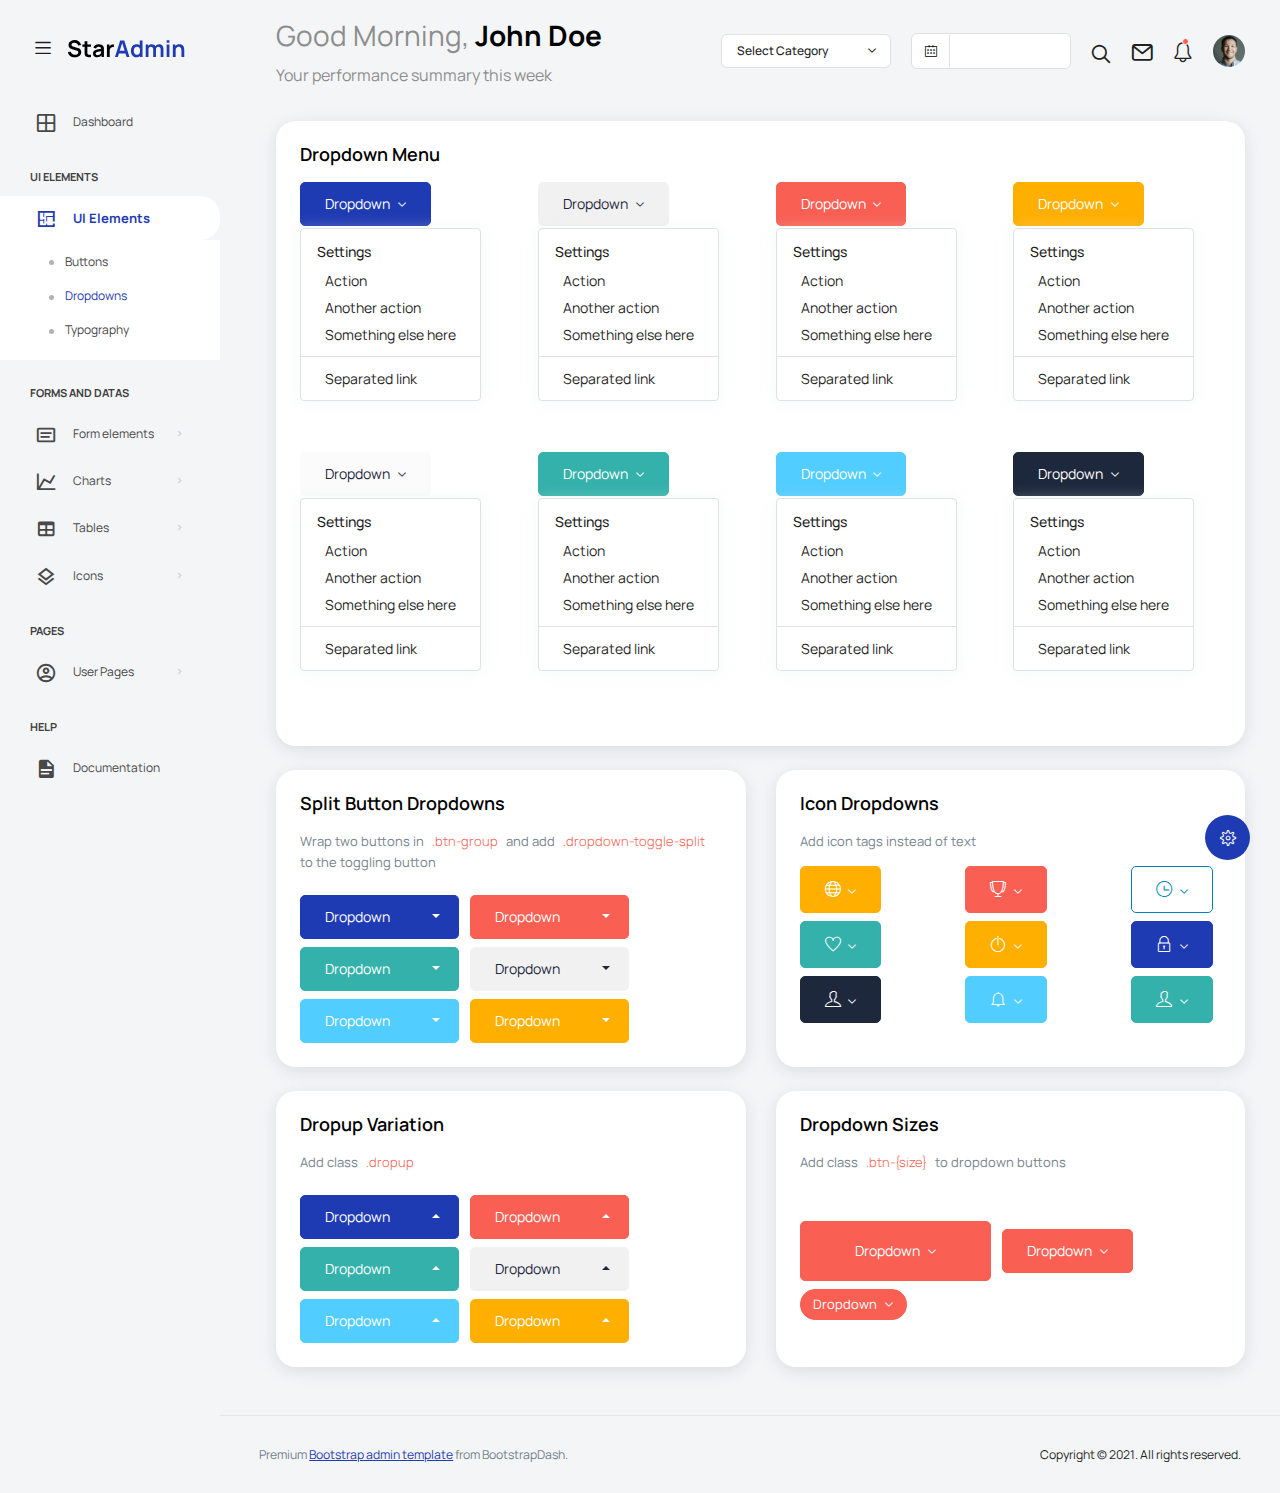
<file: public/admin2/pages/ui-features/dropdowns.html>
<!DOCTYPE html>
<html lang="en">

<head>
  <!-- Required meta tags -->
  <meta charset="utf-8">
  <meta name="viewport" content="width=device-width, initial-scale=1, shrink-to-fit=no">
  <title>Star Admin2 </title>
  <!-- plugins:css -->
  <link rel="stylesheet" href="../../vendors/feather/feather.css">
  <link rel="stylesheet" href="../../vendors/mdi/css/materialdesignicons.min.css">
  <link rel="stylesheet" href="../../vendors/ti-icons/css/themify-icons.css">
  <link rel="stylesheet" href="../../vendors/typicons/typicons.css">
  <link rel="stylesheet" href="../../vendors/simple-line-icons/css/simple-line-icons.css">
  <link rel="stylesheet" href="../../vendors/css/vendor.bundle.base.css">
  <!-- endinject -->
  <!-- Plugin css for this page -->
  <!-- End plugin css for this page -->
  <!-- inject:css -->
  <link rel="stylesheet" href="../../css/vertical-layout-light/style.css">
  <!-- endinject -->
  <link rel="shortcut icon" href="../../images/favicon.png" />
</head>

<body>
  <div class="container-scroller">
    <!-- partial:../../partials/_navbar.html -->
    <nav class="navbar default-layout col-lg-12 col-12 p-0 fixed-top d-flex align-items-top flex-row">
      <div class="text-center navbar-brand-wrapper d-flex align-items-center justify-content-start">
        <div class="me-3">
          <button class="navbar-toggler navbar-toggler align-self-center" type="button" data-bs-toggle="minimize">
            <span class="icon-menu"></span>
          </button>
        </div>
        <div>
          <a class="navbar-brand brand-logo" href="../../index.html">
            <img src="../../images/logo.svg" alt="logo" />
          </a>
          <a class="navbar-brand brand-logo-mini" href="../../index.html">
            <img src="../../images/logo-mini.svg" alt="logo" />
          </a>
        </div>
      </div>
      <div class="navbar-menu-wrapper d-flex align-items-top"> 
        <ul class="navbar-nav">
          <li class="nav-item font-weight-semibold d-none d-lg-block ms-0">
            <h1 class="welcome-text">Good Morning, <span class="text-black fw-bold">John Doe</span></h1>
            <h3 class="welcome-sub-text">Your performance summary this week </h3>
          </li>
        </ul>
        <ul class="navbar-nav ms-auto">
          <li class="nav-item dropdown d-none d-lg-block">
            <a class="nav-link dropdown-bordered dropdown-toggle dropdown-toggle-split" id="messageDropdown" href="#" data-bs-toggle="dropdown" aria-expanded="false"> Select Category </a>
            <div class="dropdown-menu dropdown-menu-right navbar-dropdown preview-list pb-0" aria-labelledby="messageDropdown">
              <a class="dropdown-item py-3" >
                <p class="mb-0 font-weight-medium float-left">Select category</p>
              </a>
              <div class="dropdown-divider"></div>
              <a class="dropdown-item preview-item">
                <div class="preview-item-content flex-grow py-2">
                  <p class="preview-subject ellipsis font-weight-medium text-dark">Bootstrap Bundle </p>
                  <p class="fw-light small-text mb-0">This is a Bundle featuring 16 unique dashboards</p>
                </div>
              </a>
              <a class="dropdown-item preview-item">
                <div class="preview-item-content flex-grow py-2">
                  <p class="preview-subject ellipsis font-weight-medium text-dark">Angular Bundle</p>
                  <p class="fw-light small-text mb-0">Everything you’ll ever need for your Angular projects</p>
                </div>
              </a>
              <a class="dropdown-item preview-item">
                <div class="preview-item-content flex-grow py-2">
                  <p class="preview-subject ellipsis font-weight-medium text-dark">VUE Bundle</p>
                  <p class="fw-light small-text mb-0">Bundle of 6 Premium Vue Admin Dashboard</p>
                </div>
              </a>
              <a class="dropdown-item preview-item">
                <div class="preview-item-content flex-grow py-2">
                  <p class="preview-subject ellipsis font-weight-medium text-dark">React Bundle</p>
                  <p class="fw-light small-text mb-0">Bundle of 8 Premium React Admin Dashboard</p>
                </div>
              </a>
            </div>
          </li>
          <li class="nav-item d-none d-lg-block">
            <div id="datepicker-popup" class="input-group date datepicker navbar-date-picker">
              <span class="input-group-addon input-group-prepend border-right">
                <span class="icon-calendar input-group-text calendar-icon"></span>
              </span>
              <input type="text" class="form-control">
            </div>
          </li>
          <li class="nav-item">
            <form class="search-form" action="#">
              <i class="icon-search"></i>
              <input type="search" class="form-control" placeholder="Search Here" title="Search here">
            </form>
          </li>
          <li class="nav-item dropdown">
            <a class="nav-link count-indicator" id="notificationDropdown" href="#" data-bs-toggle="dropdown">
              <i class="icon-mail icon-lg"></i>
            </a>
            <div class="dropdown-menu dropdown-menu-right navbar-dropdown preview-list pb-0" aria-labelledby="notificationDropdown">
              <a class="dropdown-item py-3 border-bottom">
                <p class="mb-0 font-weight-medium float-left">You have 4 new notifications </p>
                <span class="badge badge-pill badge-primary float-right">View all</span>
              </a>
              <a class="dropdown-item preview-item py-3">
                <div class="preview-thumbnail">
                  <i class="mdi mdi-alert m-auto text-primary"></i>
                </div>
                <div class="preview-item-content">
                  <h6 class="preview-subject fw-normal text-dark mb-1">Application Error</h6>
                  <p class="fw-light small-text mb-0"> Just now </p>
                </div>
              </a>
              <a class="dropdown-item preview-item py-3">
                <div class="preview-thumbnail">
                  <i class="mdi mdi-settings m-auto text-primary"></i>
                </div>
                <div class="preview-item-content">
                  <h6 class="preview-subject fw-normal text-dark mb-1">Settings</h6>
                  <p class="fw-light small-text mb-0"> Private message </p>
                </div>
              </a>
              <a class="dropdown-item preview-item py-3">
                <div class="preview-thumbnail">
                  <i class="mdi mdi-airballoon m-auto text-primary"></i>
                </div>
                <div class="preview-item-content">
                  <h6 class="preview-subject fw-normal text-dark mb-1">New user registration</h6>
                  <p class="fw-light small-text mb-0"> 2 days ago </p>
                </div>
              </a>
            </div>
          </li>
          <li class="nav-item dropdown"> 
            <a class="nav-link count-indicator" id="countDropdown" href="#" data-bs-toggle="dropdown" aria-expanded="false">
              <i class="icon-bell"></i>
              <span class="count"></span>
            </a>
            <div class="dropdown-menu dropdown-menu-right navbar-dropdown preview-list pb-0" aria-labelledby="countDropdown">
              <a class="dropdown-item py-3">
                <p class="mb-0 font-weight-medium float-left">You have 7 unread mails </p>
                <span class="badge badge-pill badge-primary float-right">View all</span>
              </a>
              <div class="dropdown-divider"></div>
              <a class="dropdown-item preview-item">
                <div class="preview-thumbnail">
                  <img src="../../images/faces/face10.jpg" alt="image" class="img-sm profile-pic">
                </div>
                <div class="preview-item-content flex-grow py-2">
                  <p class="preview-subject ellipsis font-weight-medium text-dark">Marian Garner </p>
                  <p class="fw-light small-text mb-0"> The meeting is cancelled </p>
                </div>
              </a>
              <a class="dropdown-item preview-item">
                <div class="preview-thumbnail">
                  <img src="../../images/faces/face12.jpg" alt="image" class="img-sm profile-pic">
                </div>
                <div class="preview-item-content flex-grow py-2">
                  <p class="preview-subject ellipsis font-weight-medium text-dark">David Grey </p>
                  <p class="fw-light small-text mb-0"> The meeting is cancelled </p>
                </div>
              </a>
              <a class="dropdown-item preview-item">
                <div class="preview-thumbnail">
                  <img src="../../images/faces/face1.jpg" alt="image" class="img-sm profile-pic">
                </div>
                <div class="preview-item-content flex-grow py-2">
                  <p class="preview-subject ellipsis font-weight-medium text-dark">Travis Jenkins </p>
                  <p class="fw-light small-text mb-0"> The meeting is cancelled </p>
                </div>
              </a>
            </div>
          </li>
          <li class="nav-item dropdown d-none d-lg-block user-dropdown">
            <a class="nav-link" id="UserDropdown" href="#" data-bs-toggle="dropdown" aria-expanded="false">
              <img class="img-xs rounded-circle" src="../../images/faces/face8.jpg" alt="Profile image"> </a>
            <div class="dropdown-menu dropdown-menu-right navbar-dropdown" aria-labelledby="UserDropdown">
              <div class="dropdown-header text-center">
                <img class="img-md rounded-circle" src="../../images/faces/face8.jpg" alt="Profile image">
                <p class="mb-1 mt-3 font-weight-semibold">Allen Moreno</p>
                <p class="fw-light text-muted mb-0">allenmoreno@gmail.com</p>
              </div>
              <a class="dropdown-item"><i class="dropdown-item-icon mdi mdi-account-outline text-primary me-2"></i> My Profile <span class="badge badge-pill badge-danger">1</span></a>
              <a class="dropdown-item"><i class="dropdown-item-icon mdi mdi-message-text-outline text-primary me-2"></i> Messages</a>
              <a class="dropdown-item"><i class="dropdown-item-icon mdi mdi-calendar-check-outline text-primary me-2"></i> Activity</a>
              <a class="dropdown-item"><i class="dropdown-item-icon mdi mdi-help-circle-outline text-primary me-2"></i> FAQ</a>
              <a class="dropdown-item"><i class="dropdown-item-icon mdi mdi-power text-primary me-2"></i>Sign Out</a>
            </div>
          </li>
        </ul>
        <button class="navbar-toggler navbar-toggler-right d-lg-none align-self-center" type="button" data-bs-toggle="offcanvas">
          <span class="mdi mdi-menu"></span>
        </button>
      </div>
    </nav>
    <!-- partial -->
    <div class="container-fluid page-body-wrapper">
      <!-- partial:../../partials/_settings-panel.html -->
      <div class="theme-setting-wrapper">
        <div id="settings-trigger"><i class="ti-settings"></i></div>
        <div id="theme-settings" class="settings-panel">
          <i class="settings-close ti-close"></i>
          <p class="settings-heading">SIDEBAR SKINS</p>
          <div class="sidebar-bg-options selected" id="sidebar-light-theme"><div class="img-ss rounded-circle bg-light border me-3"></div>Light</div>
          <div class="sidebar-bg-options" id="sidebar-dark-theme"><div class="img-ss rounded-circle bg-dark border me-3"></div>Dark</div>
          <p class="settings-heading mt-2">HEADER SKINS</p>
          <div class="color-tiles mx-0 px-4">
            <div class="tiles success"></div>
            <div class="tiles warning"></div>
            <div class="tiles danger"></div>
            <div class="tiles info"></div>
            <div class="tiles dark"></div>
            <div class="tiles default"></div>
          </div>
        </div>
      </div>
      <div id="right-sidebar" class="settings-panel">
        <i class="settings-close ti-close"></i>
        <ul class="nav nav-tabs border-top" id="setting-panel" role="tablist">
          <li class="nav-item">
            <a class="nav-link active" id="todo-tab" data-bs-toggle="tab" href="#todo-section" role="tab" aria-controls="todo-section" aria-expanded="true">TO DO LIST</a>
          </li>
          <li class="nav-item">
            <a class="nav-link" id="chats-tab" data-bs-toggle="tab" href="#chats-section" role="tab" aria-controls="chats-section">CHATS</a>
          </li>
        </ul>
        <div class="tab-content" id="setting-content">
          <div class="tab-pane fade show active scroll-wrapper" id="todo-section" role="tabpanel" aria-labelledby="todo-section">
            <div class="add-items d-flex px-3 mb-0">
              <form class="form w-100">
                <div class="form-group d-flex">
                  <input type="text" class="form-control todo-list-input" placeholder="Add To-do">
                  <button type="submit" class="add btn btn-primary todo-list-add-btn" id="add-task">Add</button>
                </div>
              </form>
            </div>
            <div class="list-wrapper px-3">
              <ul class="d-flex flex-column-reverse todo-list">
                <li>
                  <div class="form-check">
                    <label class="form-check-label">
                      <input class="checkbox" type="checkbox">
                      Team review meeting at 3.00 PM
                    </label>
                  </div>
                  <i class="remove ti-close"></i>
                </li>
                <li>
                  <div class="form-check">
                    <label class="form-check-label">
                      <input class="checkbox" type="checkbox">
                      Prepare for presentation
                    </label>
                  </div>
                  <i class="remove ti-close"></i>
                </li>
                <li>
                  <div class="form-check">
                    <label class="form-check-label">
                      <input class="checkbox" type="checkbox">
                      Resolve all the low priority tickets due today
                    </label>
                  </div>
                  <i class="remove ti-close"></i>
                </li>
                <li class="completed">
                  <div class="form-check">
                    <label class="form-check-label">
                      <input class="checkbox" type="checkbox" checked>
                      Schedule meeting for next week
                    </label>
                  </div>
                  <i class="remove ti-close"></i>
                </li>
                <li class="completed">
                  <div class="form-check">
                    <label class="form-check-label">
                      <input class="checkbox" type="checkbox" checked>
                      Project review
                    </label>
                  </div>
                  <i class="remove ti-close"></i>
                </li>
              </ul>
            </div>
            <h4 class="px-3 text-muted mt-5 fw-light mb-0">Events</h4>
            <div class="events pt-4 px-3">
              <div class="wrapper d-flex mb-2">
                <i class="ti-control-record text-primary me-2"></i>
                <span>Feb 11 2018</span>
              </div>
              <p class="mb-0 font-weight-thin text-gray">Creating component page build a js</p>
              <p class="text-gray mb-0">The total number of sessions</p>
            </div>
            <div class="events pt-4 px-3">
              <div class="wrapper d-flex mb-2">
                <i class="ti-control-record text-primary me-2"></i>
                <span>Feb 7 2018</span>
              </div>
              <p class="mb-0 font-weight-thin text-gray">Meeting with Alisa</p>
              <p class="text-gray mb-0 ">Call Sarah Graves</p>
            </div>
          </div>
          <!-- To do section tab ends -->
          <div class="tab-pane fade" id="chats-section" role="tabpanel" aria-labelledby="chats-section">
            <div class="d-flex align-items-center justify-content-between border-bottom">
              <p class="settings-heading border-top-0 mb-3 pl-3 pt-0 border-bottom-0 pb-0">Friends</p>
              <small class="settings-heading border-top-0 mb-3 pt-0 border-bottom-0 pb-0 pr-3 fw-normal">See All</small>
            </div>
            <ul class="chat-list">
              <li class="list active">
                <div class="profile"><img src="../../images/faces/face1.jpg" alt="image"><span class="online"></span></div>
                <div class="info">
                  <p>Thomas Douglas</p>
                  <p>Available</p>
                </div>
                <small class="text-muted my-auto">19 min</small>
              </li>
              <li class="list">
                <div class="profile"><img src="../../images/faces/face2.jpg" alt="image"><span class="offline"></span></div>
                <div class="info">
                  <div class="wrapper d-flex">
                    <p>Catherine</p>
                  </div>
                  <p>Away</p>
                </div>
                <div class="badge badge-success badge-pill my-auto mx-2">4</div>
                <small class="text-muted my-auto">23 min</small>
              </li>
              <li class="list">
                <div class="profile"><img src="../../images/faces/face3.jpg" alt="image"><span class="online"></span></div>
                <div class="info">
                  <p>Daniel Russell</p>
                  <p>Available</p>
                </div>
                <small class="text-muted my-auto">14 min</small>
              </li>
              <li class="list">
                <div class="profile"><img src="../../images/faces/face4.jpg" alt="image"><span class="offline"></span></div>
                <div class="info">
                  <p>James Richardson</p>
                  <p>Away</p>
                </div>
                <small class="text-muted my-auto">2 min</small>
              </li>
              <li class="list">
                <div class="profile"><img src="../../images/faces/face5.jpg" alt="image"><span class="online"></span></div>
                <div class="info">
                  <p>Madeline Kennedy</p>
                  <p>Available</p>
                </div>
                <small class="text-muted my-auto">5 min</small>
              </li>
              <li class="list">
                <div class="profile"><img src="../../images/faces/face6.jpg" alt="image"><span class="online"></span></div>
                <div class="info">
                  <p>Sarah Graves</p>
                  <p>Available</p>
                </div>
                <small class="text-muted my-auto">47 min</small>
              </li>
            </ul>
          </div>
          <!-- chat tab ends -->
        </div>
      </div>
      <!-- partial -->
      <!-- partial:../../partials/_sidebar.html -->
      <nav class="sidebar sidebar-offcanvas" id="sidebar">
        <ul class="nav">
          <li class="nav-item">
            <a class="nav-link" href="../../index.html">
              <i class="mdi mdi-grid-large menu-icon"></i>
              <span class="menu-title">Dashboard</span>
            </a>
          </li>
          <li class="nav-item nav-category">UI Elements</li>
          <li class="nav-item">
            <a class="nav-link" data-bs-toggle="collapse" href="#ui-basic" aria-expanded="false" aria-controls="ui-basic">
              <i class="menu-icon mdi mdi-floor-plan"></i>
              <span class="menu-title">UI Elements</span>
              <i class="menu-arrow"></i> 
            </a>
            <div class="collapse" id="ui-basic">
              <ul class="nav flex-column sub-menu">
                <li class="nav-item"> <a class="nav-link" href="../../pages/ui-features/buttons.html">Buttons</a></li>
                <li class="nav-item"> <a class="nav-link" href="../../pages/ui-features/dropdowns.html">Dropdowns</a></li>
                <li class="nav-item"> <a class="nav-link" href="../../pages/ui-features/typography.html">Typography</a></li>
              </ul>
            </div>
          </li>
          <li class="nav-item nav-category">Forms and Datas</li>
          <li class="nav-item">
            <a class="nav-link" data-bs-toggle="collapse" href="#form-elements" aria-expanded="false" aria-controls="form-elements">
              <i class="menu-icon mdi mdi-card-text-outline"></i>
              <span class="menu-title">Form elements</span>
              <i class="menu-arrow"></i>
            </a>
            <div class="collapse" id="form-elements">
              <ul class="nav flex-column sub-menu">
                <li class="nav-item"><a class="nav-link" href="../../pages/forms/basic_elements.html">Basic Elements</a></li>
              </ul>
            </div>
          </li>
          <li class="nav-item">
            <a class="nav-link" data-bs-toggle="collapse" href="#charts" aria-expanded="false" aria-controls="charts">
              <i class="menu-icon mdi mdi-chart-line"></i>
              <span class="menu-title">Charts</span>
              <i class="menu-arrow"></i>
            </a>
            <div class="collapse" id="charts">
              <ul class="nav flex-column sub-menu">
                <li class="nav-item"> <a class="nav-link" href="../../pages/charts/chartjs.html">ChartJs</a></li>
              </ul>
            </div>
          </li>
          <li class="nav-item">
            <a class="nav-link" data-bs-toggle="collapse" href="#tables" aria-expanded="false" aria-controls="tables">
              <i class="menu-icon mdi mdi-table"></i>
              <span class="menu-title">Tables</span>
              <i class="menu-arrow"></i>
            </a>
            <div class="collapse" id="tables">
              <ul class="nav flex-column sub-menu">
                <li class="nav-item"> <a class="nav-link" href="../../pages/tables/basic-table.html">Basic table</a></li>
              </ul>
            </div>
          </li>
          <li class="nav-item">
            <a class="nav-link" data-bs-toggle="collapse" href="#icons" aria-expanded="false" aria-controls="icons">
              <i class="menu-icon mdi mdi-layers-outline"></i>
              <span class="menu-title">Icons</span>
              <i class="menu-arrow"></i>
            </a>
            <div class="collapse" id="icons">
              <ul class="nav flex-column sub-menu">
                <li class="nav-item"> <a class="nav-link" href="../../pages/icons/mdi.html">Mdi icons</a></li>
              </ul>
            </div>
          </li>
          <li class="nav-item nav-category">pages</li>
          <li class="nav-item">
            <a class="nav-link" data-bs-toggle="collapse" href="#auth" aria-expanded="false" aria-controls="auth">
              <i class="menu-icon mdi mdi-account-circle-outline"></i>
              <span class="menu-title">User Pages</span>
              <i class="menu-arrow"></i>
            </a>
            <div class="collapse" id="auth">
              <ul class="nav flex-column sub-menu">
                <li class="nav-item"> <a class="nav-link" href="../../pages/samples/login.html"> Login </a></li>
              </ul>
            </div>
          </li>
          <li class="nav-item nav-category">help</li>
          <li class="nav-item">
            <a class="nav-link" href="http://bootstrapdash.com/demo/star-admin2-free/docs/documentation.html">
              <i class="menu-icon mdi mdi-file-document"></i>
              <span class="menu-title">Documentation</span>
            </a>
          </li>
        </ul>
      </nav>
      <!-- partial -->
      <div class="main-panel">
        <div class="content-wrapper">
          <div class="row">
            <div class="col-lg-12 grid-margin">
              <div class="card">
                <div class="card-body">
                  <h4 class="card-title">Dropdown menu</h4>
                  <div class="row">
                    <div class="col-md-3 dropdown-menu-static-demo">
                      <div class="dropdown">
                        <button class="btn btn-primary dropdown-toggle" type="button" id="dropdownMenuButton1" data-bs-toggle="dropdown" aria-haspopup="true" aria-expanded="true">
                          Dropdown
                        </button>
                        <div class="dropdown-menu show" aria-labelledby="dropdownMenuButton1">
                          <h6 class="dropdown-header">Settings</h6>
                          <a class="dropdown-item" href="#">Action</a>
                          <a class="dropdown-item" href="#">Another action</a>
                          <a class="dropdown-item" href="#">Something else here</a>
                          <div class="dropdown-divider"></div>
                          <a class="dropdown-item" href="#">Separated link</a>
                        </div>
                      </div>
                    </div>
                    <div class="col-md-3 dropdown-menu-static-demo">
                      <div class="dropdown">
                        <button class="btn btn-secondary dropdown-toggle" type="button" id="dropdownMenuButton2" data-bs-toggle="dropdown" aria-haspopup="true" aria-expanded="true">
                          Dropdown
                        </button>
                        <div class="dropdown-menu show" aria-labelledby="dropdownMenuButton2">
                          <h6 class="dropdown-header">Settings</h6>
                          <a class="dropdown-item" href="#">Action</a>
                          <a class="dropdown-item" href="#">Another action</a>
                          <a class="dropdown-item" href="#">Something else here</a>
                          <div class="dropdown-divider"></div>
                          <a class="dropdown-item" href="#">Separated link</a>
                        </div>
                      </div>
                    </div>
                    <div class="col-md-3 dropdown-menu-static-demo">
                      <div class="dropdown">
                        <button class="btn btn-danger dropdown-toggle" type="button" id="dropdownMenuButton3" data-bs-toggle="dropdown" aria-haspopup="true" aria-expanded="true">
                          Dropdown
                        </button>
                        <div class="dropdown-menu show" aria-labelledby="dropdownMenuButton3">
                          <h6 class="dropdown-header">Settings</h6>
                          <a class="dropdown-item" href="#">Action</a>
                          <a class="dropdown-item" href="#">Another action</a>
                          <a class="dropdown-item" href="#">Something else here</a>
                          <div class="dropdown-divider"></div>
                          <a class="dropdown-item" href="#">Separated link</a>
                        </div>
                      </div>
                    </div>
                    <div class="col-md-3 dropdown-menu-static-demo">
                      <div class="dropdown">
                        <button class="btn btn-warning dropdown-toggle" type="button" id="dropdownMenuButton4" data-bs-toggle="dropdown" aria-haspopup="true" aria-expanded="true">
                          Dropdown
                        </button>
                        <div class="dropdown-menu show" aria-labelledby="dropdownMenuButton4">
                          <h6 class="dropdown-header">Settings</h6>
                          <a class="dropdown-item" href="#">Action</a>
                          <a class="dropdown-item" href="#">Another action</a>
                          <a class="dropdown-item" href="#">Something else here</a>
                          <div class="dropdown-divider"></div>
                          <a class="dropdown-item" href="#">Separated link</a>
                        </div>
                      </div>
                    </div>
                    <div class="col-md-3 dropdown-menu-static-demo">
                      <div class="dropdown">
                        <button class="btn btn-light dropdown-toggle" type="button" id="dropdownMenuButton8" data-bs-toggle="dropdown" aria-haspopup="true" aria-expanded="true">
                          Dropdown
                        </button>
                        <div class="dropdown-menu show" aria-labelledby="dropdownMenuButton8">
                          <h6 class="dropdown-header">Settings</h6>
                          <a class="dropdown-item" href="#">Action</a>
                          <a class="dropdown-item" href="#">Another action</a>
                          <a class="dropdown-item" href="#">Something else here</a>
                          <div class="dropdown-divider"></div>
                          <a class="dropdown-item" href="#">Separated link</a>
                        </div>
                      </div>
                    </div>
                    <div class="col-md-3 dropdown-menu-static-demo">
                      <div class="dropdown">
                        <button class="btn btn-success dropdown-toggle" type="button" id="dropdownMenuButton5" data-bs-toggle="dropdown" aria-haspopup="true" aria-expanded="true">
                          Dropdown
                        </button>
                        <div class="dropdown-menu show" aria-labelledby="dropdownMenuButton5">
                          <h6 class="dropdown-header">Settings</h6>
                          <a class="dropdown-item" href="#">Action</a>
                          <a class="dropdown-item" href="#">Another action</a>
                          <a class="dropdown-item" href="#">Something else here</a>
                          <div class="dropdown-divider"></div>
                          <a class="dropdown-item" href="#">Separated link</a>
                        </div>
                      </div>
                    </div>
                    <div class="col-md-3 dropdown-menu-static-demo">
                      <div class="dropdown">
                        <button class="btn btn-info dropdown-toggle" type="button" id="dropdownMenuButton6" data-bs-toggle="dropdown" aria-haspopup="true" aria-expanded="true">
                          Dropdown
                        </button>
                        <div class="dropdown-menu show" aria-labelledby="dropdownMenuButton6">
                          <h6 class="dropdown-header">Settings</h6>
                          <a class="dropdown-item" href="#">Action</a>
                          <a class="dropdown-item" href="#">Another action</a>
                          <a class="dropdown-item" href="#">Something else here</a>
                          <div class="dropdown-divider"></div>
                          <a class="dropdown-item" href="#">Separated link</a>
                        </div>
                      </div>
                    </div>
                    <div class="col-md-3 dropdown-menu-static-demo">
                      <div class="dropdown">
                        <button class="btn btn-dark dropdown-toggle" type="button" id="dropdownMenuButton7" data-bs-toggle="dropdown" aria-haspopup="true" aria-expanded="true">
                          Dropdown
                        </button>
                        <div class="dropdown-menu show" aria-labelledby="dropdownMenuButton7">
                          <h6 class="dropdown-header">Settings</h6>
                          <a class="dropdown-item" href="#">Action</a>
                          <a class="dropdown-item" href="#">Another action</a>
                          <a class="dropdown-item" href="#">Something else here</a>
                          <div class="dropdown-divider"></div>
                          <a class="dropdown-item" href="#">Separated link</a>
                        </div>
                      </div>
                    </div>
                  </div>
                </div>
              </div>
            </div>
            <div class="col-md-6 grid-margin stretch-card">
              <div class="card">
                <div class="card-body">
                  <h4 class="card-title">Split button dropdowns</h4>
                  <p class="card-description">
                    Wrap two buttons in <code>.btn-group</code> and add <code>.dropdown-toggle-split</code> to the toggling button
                  </p>
                  <div class="template-demo">
                    <div class="btn-group">
                      <button type="button" class="btn btn-primary">Dropdown</button>
                      <button type="button" class="btn btn-primary dropdown-toggle dropdown-toggle-split" id="dropdownMenuSplitButton1" data-bs-toggle="dropdown" aria-haspopup="true" aria-expanded="false">
                        
                      </button>
                      <div class="dropdown-menu" aria-labelledby="dropdownMenuSplitButton1">
                        <h6 class="dropdown-header">Settings</h6>
                        <a class="dropdown-item" href="#">Action</a>
                        <a class="dropdown-item" href="#">Another action</a>
                        <a class="dropdown-item" href="#">Something else here</a>
                        <div class="dropdown-divider"></div>
                        <a class="dropdown-item" href="#">Separated link</a>
                      </div>
                    </div>
                    <div class="btn-group">
                      <button type="button" class="btn btn-danger">Dropdown</button>
                      <button type="button" class="btn btn-danger dropdown-toggle dropdown-toggle-split" id="dropdownMenuSplitButton2" data-bs-toggle="dropdown" aria-haspopup="true" aria-expanded="false">
                        
                      </button>
                      <div class="dropdown-menu" aria-labelledby="dropdownMenuSplitButton2">
                        <h6 class="dropdown-header">Settings</h6>
                        <a class="dropdown-item" href="#">Action</a>
                        <a class="dropdown-item" href="#">Another action</a>
                        <a class="dropdown-item" href="#">Something else here</a>
                        <div class="dropdown-divider"></div>
                        <a class="dropdown-item" href="#">Separated link</a>
                      </div>
                    </div>
                    <div class="btn-group">
                      <button type="button" class="btn btn-success">Dropdown</button>
                      <button type="button" class="btn btn-success dropdown-toggle dropdown-toggle-split" id="dropdownMenuSplitButton3" data-bs-toggle="dropdown" aria-haspopup="true" aria-expanded="false">
                        
                      </button>
                      <div class="dropdown-menu" aria-labelledby="dropdownMenuSplitButton3">
                        <h6 class="dropdown-header">Settings</h6>
                        <a class="dropdown-item" href="#">Action</a>
                        <a class="dropdown-item" href="#">Another action</a>
                        <a class="dropdown-item" href="#">Something else here</a>
                        <div class="dropdown-divider"></div>
                        <a class="dropdown-item" href="#">Separated link</a>
                      </div>
                    </div>
                    <div class="btn-group">
                      <button type="button" class="btn btn-secondary">Dropdown</button>
                      <button type="button" class="btn btn-secondary dropdown-toggle dropdown-toggle-split" id="dropdownMenuSplitButton4" data-bs-toggle="dropdown" aria-haspopup="true" aria-expanded="false">
                        
                      </button>
                      <div class="dropdown-menu" aria-labelledby="dropdownMenuSplitButton4">
                        <h6 class="dropdown-header">Settings</h6>
                        <a class="dropdown-item" href="#">Action</a>
                        <a class="dropdown-item" href="#">Another action</a>
                        <a class="dropdown-item" href="#">Something else here</a>
                        <div class="dropdown-divider"></div>
                        <a class="dropdown-item" href="#">Separated link</a>
                      </div>
                    </div>
                    <div class="btn-group">
                      <button type="button" class="btn btn-info">Dropdown</button>
                      <button type="button" class="btn btn-info dropdown-toggle dropdown-toggle-split" id="dropdownMenuSplitButton5" data-bs-toggle="dropdown" aria-haspopup="true" aria-expanded="false">
                        
                      </button>
                      <div class="dropdown-menu" aria-labelledby="dropdownMenuSplitButton5">
                        <h6 class="dropdown-header">Settings</h6>
                        <a class="dropdown-item" href="#">Action</a>
                        <a class="dropdown-item" href="#">Another action</a>
                        <a class="dropdown-item" href="#">Something else here</a>
                        <div class="dropdown-divider"></div>
                        <a class="dropdown-item" href="#">Separated link</a>
                      </div>
                    </div>
                    <div class="btn-group">
                      <button type="button" class="btn btn-warning">Dropdown</button>
                      <button type="button" class="btn btn-warning dropdown-toggle dropdown-toggle-split" id="dropdownMenuSplitButton6" data-bs-toggle="dropdown" aria-haspopup="true" aria-expanded="false">
                        
                      </button>
                      <div class="dropdown-menu" aria-labelledby="dropdownMenuSplitButton6">
                        <h6 class="dropdown-header">Settings</h6>
                        <a class="dropdown-item" href="#">Action</a>
                        <a class="dropdown-item" href="#">Another action</a>
                        <a class="dropdown-item" href="#">Something else here</a>
                        <div class="dropdown-divider"></div>
                        <a class="dropdown-item" href="#">Separated link</a>
                      </div>
                    </div>
                  </div>
                </div>
              </div>
            </div>
            <div class="col-md-6 grid-margin stretch-card">
              <div class="card">
                <div class="card-body">
                  <h4 class="card-title">Icon dropdowns</h4>
                  <p class="card-description">
                    Add icon tags instead of text
                  </p>
                  <div class="row">
                    <div class="col-12">
                      <div class="template-demo d-flex justify-content-between flex-wrap">
                        <div class="dropdown">
                          <button class="btn btn-warning dropdown-toggle" type="button" id="dropdownMenuIconButton1" data-bs-toggle="dropdown" aria-haspopup="true" aria-expanded="false">
                            <i class="ti-world"></i>
                          </button>
                          <div class="dropdown-menu" aria-labelledby="dropdownMenuIconButton1">
                            <h6 class="dropdown-header">Settings</h6>
                            <a class="dropdown-item" href="#">Action</a>
                            <a class="dropdown-item" href="#">Another action</a>
                            <a class="dropdown-item" href="#">Something else here</a>
                            <div class="dropdown-divider"></div>
                            <a class="dropdown-item" href="#">Separated link</a>
                          </div>
                        </div>
                        <div class="dropdown">
                          <button class="btn btn-danger dropdown-toggle" type="button" id="dropdownMenuIconButton2" data-bs-toggle="dropdown" aria-haspopup="true" aria-expanded="false">
                            <i class="ti-cup"></i>
                          </button>
                          <div class="dropdown-menu" aria-labelledby="dropdownMenuIconButton2">
                            <h6 class="dropdown-header">Settings</h6>
                            <a class="dropdown-item" href="#">Action</a>
                            <a class="dropdown-item" href="#">Another action</a>
                            <a class="dropdown-item" href="#">Something else here</a>
                            <div class="dropdown-divider"></div>
                            <a class="dropdown-item" href="#">Separated link</a>
                          </div>
                        </div>
                        <div class="dropdown">
                          <button type="button" class="btn btn-outline-info dropdown-toggle" id="dropdownMenuIconButton3" data-bs-toggle="dropdown" aria-haspopup="true" aria-expanded="false">
                            <i class="ti-time"></i>
                          </button>
                          <div class="dropdown-menu" aria-labelledby="dropdownMenuIconButton3">
                            <h6 class="dropdown-header">Settings</h6>
                            <a class="dropdown-item" href="#">Action</a>
                            <a class="dropdown-item" href="#">Another action</a>
                            <a class="dropdown-item" href="#">Something else here</a>
                            <div class="dropdown-divider"></div>
                            <a class="dropdown-item" href="#">Separated link</a>
                          </div>
                        </div>
                      </div>
                    </div>
                  </div>
                  <div class="row">
                    <div class="col-12">
                      <div class="template-demo d-flex justify-content-between flex-wrap">
                        <div class="dropdown">
                          <button type="button" class="btn btn-success dropdown-toggle" id="dropdownMenuIconButton4" data-bs-toggle="dropdown" aria-haspopup="true" aria-expanded="false">
                            <i class="ti-heart"></i>
                          </button>
                          <div class="dropdown-menu" aria-labelledby="dropdownMenuIconButton4">
                            <h6 class="dropdown-header">Settings</h6>
                            <a class="dropdown-item" href="#">Action</a>
                            <a class="dropdown-item" href="#">Another action</a>
                            <a class="dropdown-item" href="#">Something else here</a>
                            <div class="dropdown-divider"></div>
                            <a class="dropdown-item" href="#">Separated link</a>
                          </div>
                        </div>
                        <div class="dropdown">
                          <button type="button" class="btn btn-warning dropdown-toggle" id="dropdownMenuIconButton5" data-bs-toggle="dropdown" aria-haspopup="true" aria-expanded="false">
                            <i class="ti-power-off"></i>
                          </button>
                          <div class="dropdown-menu" aria-labelledby="dropdownMenuIconButton5">
                            <h6 class="dropdown-header">Settings</h6>
                            <a class="dropdown-item" href="#">Action</a>
                            <a class="dropdown-item" href="#">Another action</a>
                            <a class="dropdown-item" href="#">Something else here</a>
                            <div class="dropdown-divider"></div>
                            <a class="dropdown-item" href="#">Separated link</a>
                          </div>
                        </div>
                        <div class="dropdown">
                          <button class="btn btn-primary dropdown-toggle" type="button" id="dropdownMenuIconButton6" data-bs-toggle="dropdown" aria-haspopup="true" aria-expanded="false">
                            <i class="ti-lock"></i>
                          </button>
                          <div class="dropdown-menu" aria-labelledby="dropdownMenuIconButton6">
                            <h6 class="dropdown-header">Settings</h6>
                            <a class="dropdown-item" href="#">Action</a>
                            <a class="dropdown-item" href="#">Another action</a>
                            <a class="dropdown-item" href="#">Something else here</a>
                            <div class="dropdown-divider"></div>
                            <a class="dropdown-item" href="#">Separated link</a>
                          </div>
                        </div>
                      </div>
                    </div>
                  </div>
                  <div class="row">
                    <div class="col-12">
                      <div class="template-demo d-flex justify-content-between flex-wrap">
                        <div class="dropdown">
                          <button type="button" class="btn btn-dark dropdown-toggle" id="dropdownMenuIconButton7" data-bs-toggle="dropdown" aria-haspopup="true" aria-expanded="false">
                            <i class="ti-user"></i>
                          </button>
                          <div class="dropdown-menu" aria-labelledby="dropdownMenuIconButton7">
                            <h6 class="dropdown-header">Settings</h6>
                            <a class="dropdown-item" href="#">Action</a>
                            <a class="dropdown-item" href="#">Another action</a>
                            <a class="dropdown-item" href="#">Something else here</a>
                            <div class="dropdown-divider"></div>
                            <a class="dropdown-item" href="#">Separated link</a>
                          </div>
                        </div>
                        <div class="dropdown">
                          <button type="button" class="btn btn-info dropdown-toggle" id="dropdownMenuIconButton8" data-bs-toggle="dropdown" aria-haspopup="true" aria-expanded="false">
                            <i class="ti-bell"></i>
                          </button>
                          <div class="dropdown-menu" aria-labelledby="dropdownMenuIconButton8">
                            <h6 class="dropdown-header">Settings</h6>
                            <a class="dropdown-item" href="#">Action</a>
                            <a class="dropdown-item" href="#">Another action</a>
                            <a class="dropdown-item" href="#">Something else here</a>
                            <div class="dropdown-divider"></div>
                            <a class="dropdown-item" href="#">Separated link</a>
                          </div>
                        </div>
                        <div class="dropdown">
                          <button type="button" class="btn btn-success dropdown-toggle" id="dropdownMenuIconButton9" data-bs-toggle="dropdown" aria-haspopup="true" aria-expanded="false">
                            <i class="ti-user"></i>
                          </button>
                          <div class="dropdown-menu" aria-labelledby="dropdownMenuIconButton9">
                            <h6 class="dropdown-header">Settings</h6>
                            <a class="dropdown-item" href="#">Action</a>
                            <a class="dropdown-item" href="#">Another action</a>
                            <a class="dropdown-item" href="#">Something else here</a>
                            <div class="dropdown-divider"></div>
                            <a class="dropdown-item" href="#">Separated link</a>
                          </div>
                        </div>
                      </div>
                    </div>
                  </div>
                </div>
              </div>
            </div>
            <div class="col-lg-6 grid-margin stretch-card">
              <div class="card">
                <div class="card-body">
                  <h4 class="card-title">Dropup variation</h4>
                  <p class="card-description">
                    Add class <code>.dropup</code>
                  </p>
                  <div class="template-demo">
                    <div class="btn-group dropup">
                      <button type="button" class="btn btn-primary">Dropdown</button>
                      <button type="button" class="btn btn-primary dropdown-toggle dropdown-toggle-split" id="dropupMenuSplitButton1" data-bs-toggle="dropdown" aria-haspopup="true" aria-expanded="false">
                        
                      </button>
                      <div class="dropdown-menu" aria-labelledby="dropupMenuSplitButton1">
                        <h6 class="dropdown-header">Settings</h6>
                        <a class="dropdown-item" href="#">Action</a>
                        <a class="dropdown-item" href="#">Another action</a>
                        <a class="dropdown-item" href="#">Something else here</a>
                        <div class="dropdown-divider"></div>
                        <a class="dropdown-item" href="#">Separated link</a>
                      </div>
                    </div>
                    <div class="btn-group dropup">
                      <button type="button" class="btn btn-danger">Dropdown</button>
                      <button type="button" class="btn btn-danger dropdown-toggle dropdown-toggle-split" id="dropupMenuSplitButton2" data-bs-toggle="dropdown" aria-haspopup="true" aria-expanded="false">
                        
                      </button>
                      <div class="dropdown-menu" aria-labelledby="dropupMenuSplitButton2">
                        <h6 class="dropdown-header">Settings</h6>
                        <a class="dropdown-item" href="#">Action</a>
                        <a class="dropdown-item" href="#">Another action</a>
                        <a class="dropdown-item" href="#">Something else here</a>
                        <div class="dropdown-divider"></div>
                        <a class="dropdown-item" href="#">Separated link</a>
                      </div>
                    </div>
                    <div class="btn-group dropup">
                      <button type="button" class="btn btn-success">Dropdown</button>
                      <button type="button" class="btn btn-success dropdown-toggle dropdown-toggle-split" id="dropupMenuSplitButton3" data-bs-toggle="dropdown" aria-haspopup="true" aria-expanded="false">
                        
                      </button>
                      <div class="dropdown-menu" aria-labelledby="dropupMenuSplitButton3">
                        <h6 class="dropdown-header">Settings</h6>
                        <a class="dropdown-item" href="#">Action</a>
                        <a class="dropdown-item" href="#">Another action</a>
                        <a class="dropdown-item" href="#">Something else here</a>
                        <div class="dropdown-divider"></div>
                        <a class="dropdown-item" href="#">Separated link</a>
                      </div>
                    </div>
                    <div class="btn-group dropup">
                      <button type="button" class="btn btn-secondary">Dropdown</button>
                      <button type="button" class="btn btn-secondary dropdown-toggle dropdown-toggle-split" id="dropupMenuSplitButton4" data-bs-toggle="dropdown" aria-haspopup="true" aria-expanded="false">
                        
                      </button>
                      <div class="dropdown-menu" aria-labelledby="dropupMenuSplitButton4">
                        <h6 class="dropdown-header">Settings</h6>
                        <a class="dropdown-item" href="#">Action</a>
                        <a class="dropdown-item" href="#">Another action</a>
                        <a class="dropdown-item" href="#">Something else here</a>
                        <div class="dropdown-divider"></div>
                        <a class="dropdown-item" href="#">Separated link</a>
                      </div>
                    </div>
                    <div class="btn-group dropup">
                      <button type="button" class="btn btn-info">Dropdown</button>
                      <button type="button" class="btn btn-info dropdown-toggle dropdown-toggle-split" id="dropupMenuSplitButton5" data-bs-toggle="dropdown" aria-haspopup="true" aria-expanded="false">
                        
                      </button>
                      <div class="dropdown-menu" aria-labelledby="dropupMenuSplitButton5">
                        <h6 class="dropdown-header">Settings</h6>
                        <a class="dropdown-item" href="#">Action</a>
                        <a class="dropdown-item" href="#">Another action</a>
                        <a class="dropdown-item" href="#">Something else here</a>
                        <div class="dropdown-divider"></div>
                        <a class="dropdown-item" href="#">Separated link</a>
                      </div>
                    </div>
                    <div class="btn-group dropup">
                      <button type="button" class="btn btn-warning">Dropdown</button>
                      <button type="button" class="btn btn-warning dropdown-toggle dropdown-toggle-split" id="dropupMenuSplitButton6" data-bs-toggle="dropdown" aria-haspopup="true" aria-expanded="false">
                        
                      </button>
                      <div class="dropdown-menu" aria-labelledby="dropupMenuSplitButton6">
                        <h6 class="dropdown-header">Settings</h6>
                        <a class="dropdown-item" href="#">Action</a>
                        <a class="dropdown-item" href="#">Another action</a>
                        <a class="dropdown-item" href="#">Something else here</a>
                        <div class="dropdown-divider"></div>
                        <a class="dropdown-item" href="#">Separated link</a>
                      </div>
                    </div>
                  </div>
                </div>
              </div>
            </div>
            <div class="col-lg-6 grid-margin stretch-card">
              <div class="card">
                <div class="card-body">
                  <h4 class="card-title">Dropdown sizes</h4>
                  <p class="card-description">
                    Add class <code>.btn-{size}</code> to dropdown buttons
                  </p>
                  <div class="template-demo mt-5">
                    <div class="dropdown">
                      <button class="btn btn-danger btn-lg dropdown-toggle" type="button" id="dropdownMenuSizeButton1" data-bs-toggle="dropdown" aria-haspopup="true" aria-expanded="false">
                        Dropdown
                      </button>
                      <div class="dropdown-menu" aria-labelledby="dropdownMenuSizeButton1">
                        <h6 class="dropdown-header">Settings</h6>
                        <a class="dropdown-item" href="#">Action</a>
                        <a class="dropdown-item" href="#">Another action</a>
                        <a class="dropdown-item" href="#">Something else here</a>
                        <div class="dropdown-divider"></div>
                        <a class="dropdown-item" href="#">Separated link</a>
                      </div>
                    </div>
                    <div class="dropdown">
                      <button class="btn btn-danger dropdown-toggle" type="button" id="dropdownMenuSizeButton2" data-bs-toggle="dropdown" aria-haspopup="true" aria-expanded="false">
                        Dropdown
                      </button>
                      <div class="dropdown-menu" aria-labelledby="dropdownMenuSizeButton2">
                        <h6 class="dropdown-header">Settings</h6>
                        <a class="dropdown-item" href="#">Action</a>
                        <a class="dropdown-item" href="#">Another action</a>
                        <a class="dropdown-item" href="#">Something else here</a>
                        <div class="dropdown-divider"></div>
                        <a class="dropdown-item" href="#">Separated link</a>
                      </div>
                    </div>
                    <div class="dropdown">
                      <button class="btn btn-danger btn-sm dropdown-toggle" type="button" id="dropdownMenuSizeButton3" data-bs-toggle="dropdown" aria-haspopup="true" aria-expanded="false">
                        Dropdown
                      </button>
                      <div class="dropdown-menu" aria-labelledby="dropdownMenuSizeButton3">
                        <h6 class="dropdown-header">Settings</h6>
                        <a class="dropdown-item" href="#">Action</a>
                        <a class="dropdown-item" href="#">Another action</a>
                        <a class="dropdown-item" href="#">Something else here</a>
                        <div class="dropdown-divider"></div>
                        <a class="dropdown-item" href="#">Separated link</a>
                      </div>
                    </div>
                  </div>
                </div>
              </div>
            </div>
          </div>
        </div>
        <!-- content-wrapper ends -->
        <!-- partial:../../partials/_footer.html -->
        <footer class="footer">
          <div class="d-sm-flex justify-content-center justify-content-sm-between">
            <span class="text-muted text-center text-sm-left d-block d-sm-inline-block">Premium <a href="https://www.bootstrapdash.com/" target="_blank">Bootstrap admin template</a> from BootstrapDash.</span>
            <span class="float-none float-sm-right d-block mt-1 mt-sm-0 text-center">Copyright © 2021. All rights reserved.</span>
          </div>
        </footer>
        <!-- partial -->
      </div>
      <!-- main-panel ends -->
    </div>
    <!-- page-body-wrapper ends -->
  </div>
  <!-- container-scroller -->
  <!-- plugins:js -->
  <script src="../../vendors/js/vendor.bundle.base.js"></script>
  <!-- endinject -->
  <!-- Plugin js for this page -->
  <script src="../../vendors/bootstrap-datepicker/bootstrap-datepicker.min.js"></script>
  <!-- End plugin js for this page -->
  <!-- inject:js -->
  <script src="../../js/off-canvas.js"></script>
  <script src="../../js/hoverable-collapse.js"></script>
  <script src="../../js/template.js"></script>
  <script src="../../js/settings.js"></script>
  <script src="../../js/todolist.js"></script>
  <!-- endinject -->
</body>

</html>
</file>
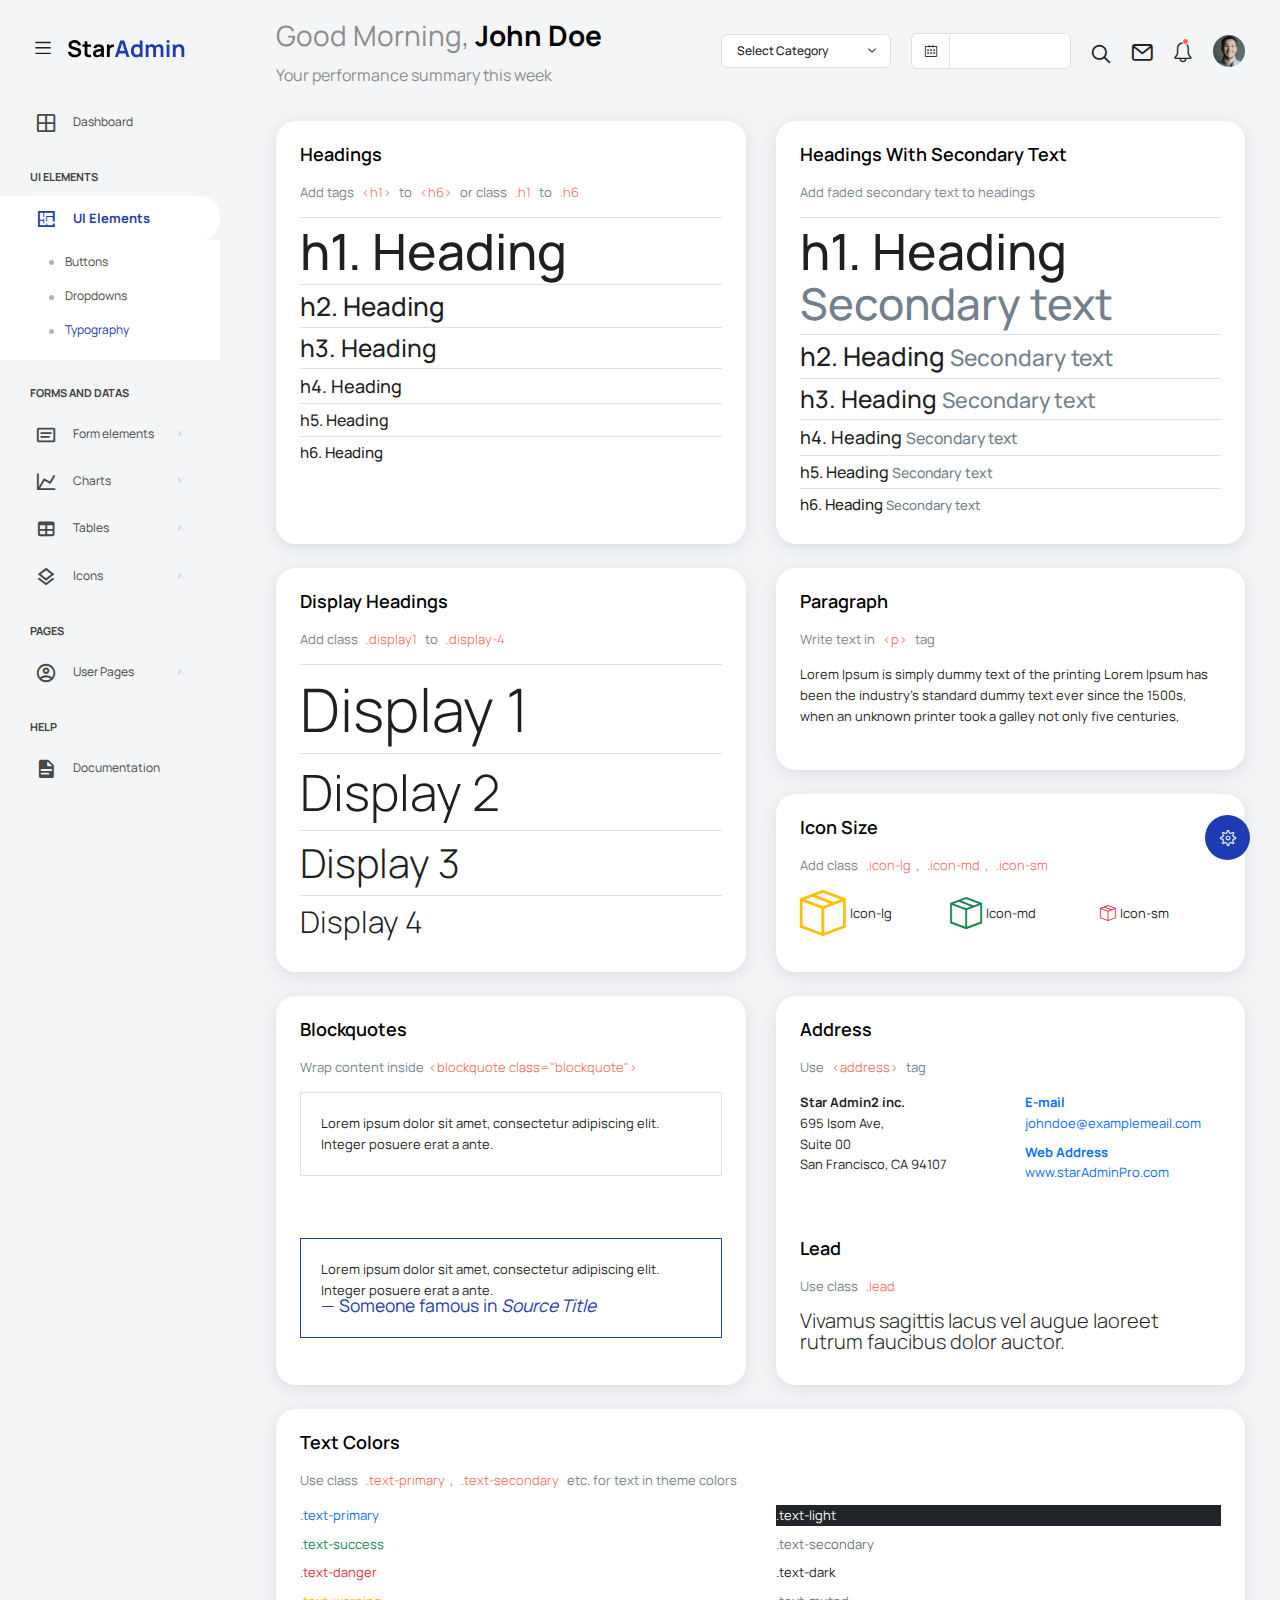
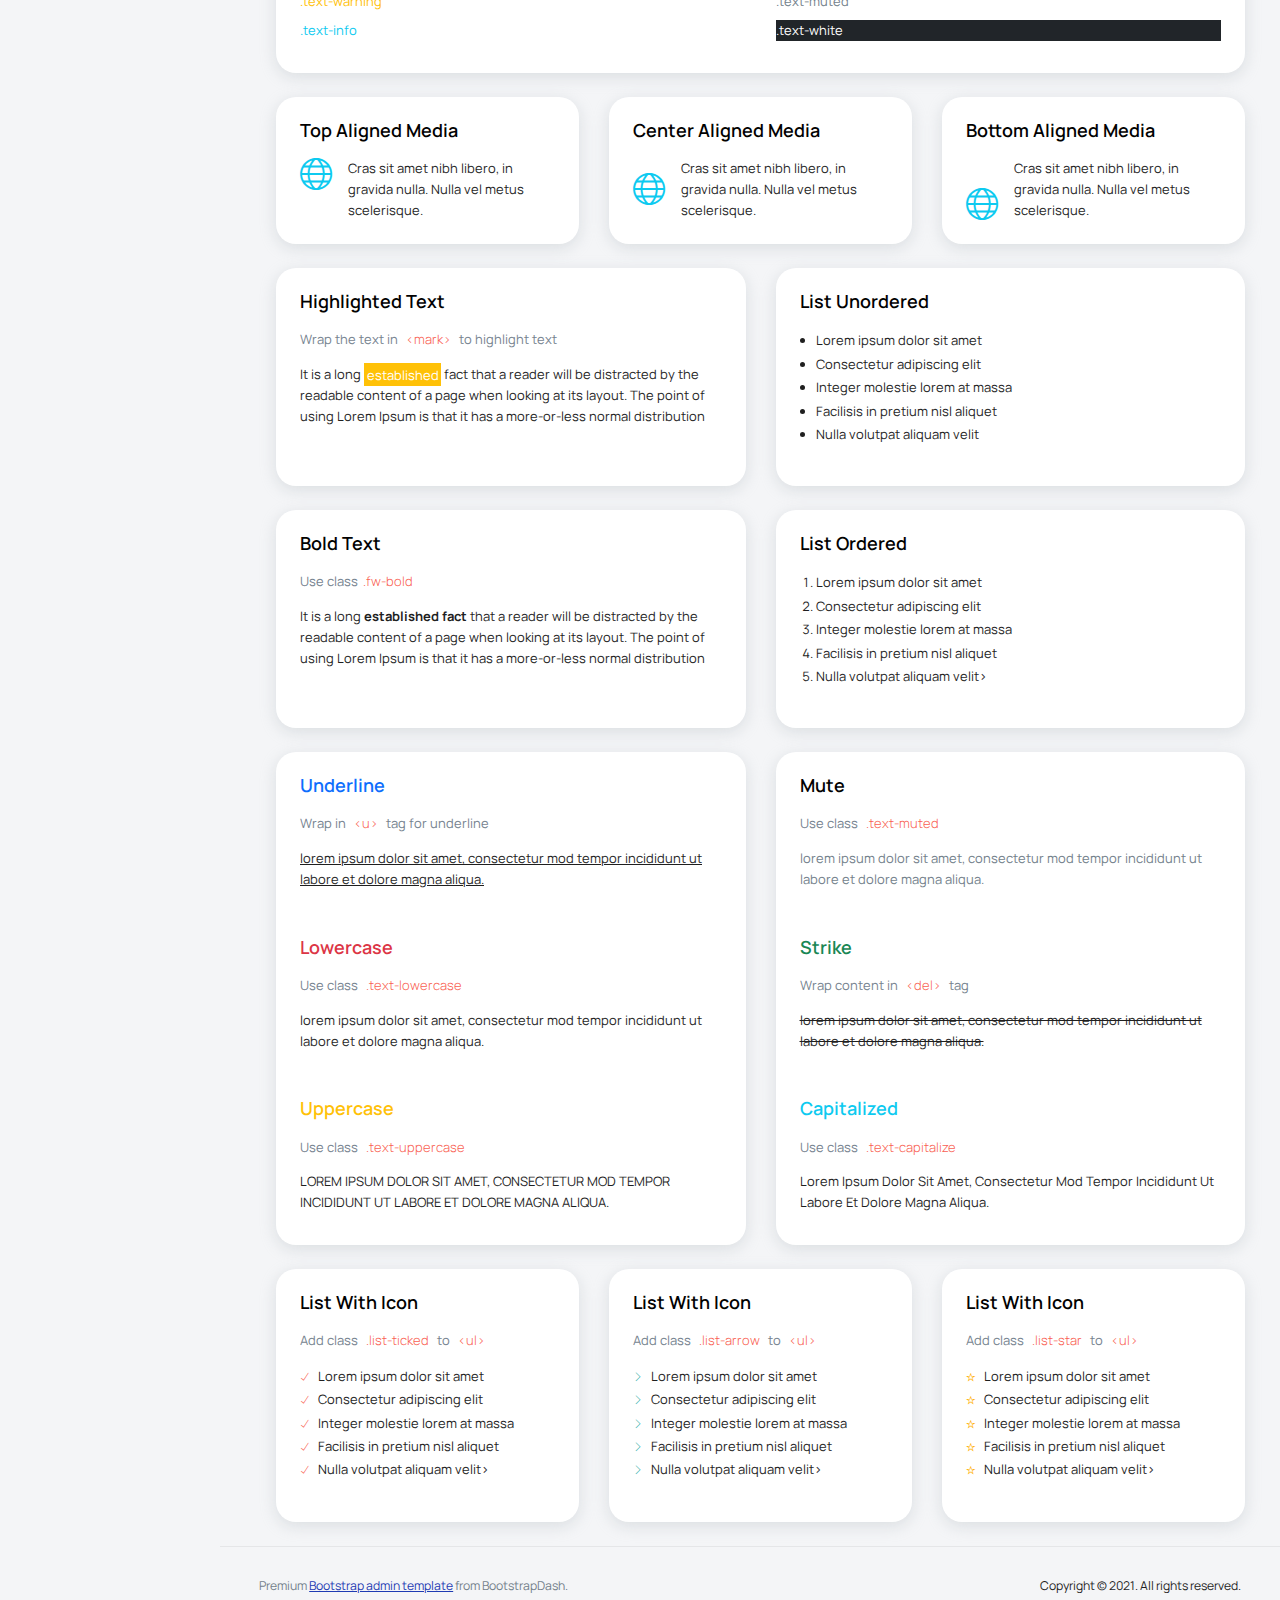
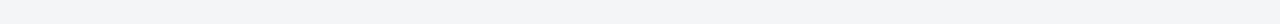
<file: public/admin2/pages/ui-features/typography.html>
<!DOCTYPE html>
<html lang="en">

<head>
  <!-- Required meta tags -->
  <meta charset="utf-8">
  <meta name="viewport" content="width=device-width, initial-scale=1, shrink-to-fit=no">
  <title>Star Admin2 </title>
  <!-- plugins:css -->
  <link rel="stylesheet" href="../../vendors/feather/feather.css">
  <link rel="stylesheet" href="../../vendors/mdi/css/materialdesignicons.min.css">
  <link rel="stylesheet" href="../../vendors/ti-icons/css/themify-icons.css">
  <link rel="stylesheet" href="../../vendors/typicons/typicons.css">
  <link rel="stylesheet" href="../../vendors/simple-line-icons/css/simple-line-icons.css">
  <link rel="stylesheet" href="../../vendors/css/vendor.bundle.base.css">
  <!-- endinject -->
  <!-- Plugin css for this page -->
  <!-- End plugin css for this page -->
  <!-- inject:css -->
  <link rel="stylesheet" href="../../css/vertical-layout-light/style.css">
  <!-- endinject -->
  <link rel="shortcut icon" href="../../images/favicon.png" />
</head>

<body>
  <div class="container-scroller">
    <!-- partial:../../partials/_navbar.html -->
    <nav class="navbar default-layout col-lg-12 col-12 p-0 fixed-top d-flex align-items-top flex-row">
      <div class="text-center navbar-brand-wrapper d-flex align-items-center justify-content-start">
        <div class="me-3">
          <button class="navbar-toggler navbar-toggler align-self-center" type="button" data-bs-toggle="minimize">
            <span class="icon-menu"></span>
          </button>
        </div>
        <div>
          <a class="navbar-brand brand-logo" href="../../index.html">
            <img src="../../images/logo.svg" alt="logo" />
          </a>
          <a class="navbar-brand brand-logo-mini" href="../../index.html">
            <img src="../../images/logo-mini.svg" alt="logo" />
          </a>
        </div>
      </div>
      <div class="navbar-menu-wrapper d-flex align-items-top"> 
        <ul class="navbar-nav">
          <li class="nav-item font-weight-semibold d-none d-lg-block ms-0">
            <h1 class="welcome-text">Good Morning, <span class="text-black fw-bold">John Doe</span></h1>
            <h3 class="welcome-sub-text">Your performance summary this week </h3>
          </li>
        </ul>
        <ul class="navbar-nav ms-auto">
          <li class="nav-item dropdown d-none d-lg-block">
            <a class="nav-link dropdown-bordered dropdown-toggle dropdown-toggle-split" id="messageDropdown" href="#" data-bs-toggle="dropdown" aria-expanded="false"> Select Category </a>
            <div class="dropdown-menu dropdown-menu-right navbar-dropdown preview-list pb-0" aria-labelledby="messageDropdown">
              <a class="dropdown-item py-3" >
                <p class="mb-0 font-weight-medium float-left">Select category</p>
              </a>
              <div class="dropdown-divider"></div>
              <a class="dropdown-item preview-item">
                <div class="preview-item-content flex-grow py-2">
                  <p class="preview-subject ellipsis font-weight-medium text-dark">Bootstrap Bundle </p>
                  <p class="fw-light small-text mb-0">This is a Bundle featuring 16 unique dashboards</p>
                </div>
              </a>
              <a class="dropdown-item preview-item">
                <div class="preview-item-content flex-grow py-2">
                  <p class="preview-subject ellipsis font-weight-medium text-dark">Angular Bundle</p>
                  <p class="fw-light small-text mb-0">Everything you’ll ever need for your Angular projects</p>
                </div>
              </a>
              <a class="dropdown-item preview-item">
                <div class="preview-item-content flex-grow py-2">
                  <p class="preview-subject ellipsis font-weight-medium text-dark">VUE Bundle</p>
                  <p class="fw-light small-text mb-0">Bundle of 6 Premium Vue Admin Dashboard</p>
                </div>
              </a>
              <a class="dropdown-item preview-item">
                <div class="preview-item-content flex-grow py-2">
                  <p class="preview-subject ellipsis font-weight-medium text-dark">React Bundle</p>
                  <p class="fw-light small-text mb-0">Bundle of 8 Premium React Admin Dashboard</p>
                </div>
              </a>
            </div>
          </li>
          <li class="nav-item d-none d-lg-block">
            <div id="datepicker-popup" class="input-group date datepicker navbar-date-picker">
              <span class="input-group-addon input-group-prepend border-right">
                <span class="icon-calendar input-group-text calendar-icon"></span>
              </span>
              <input type="text" class="form-control">
            </div>
          </li>
          <li class="nav-item">
            <form class="search-form" action="#">
              <i class="icon-search"></i>
              <input type="search" class="form-control" placeholder="Search Here" title="Search here">
            </form>
          </li>
          <li class="nav-item dropdown">
            <a class="nav-link count-indicator" id="notificationDropdown" href="#" data-bs-toggle="dropdown">
              <i class="icon-mail icon-lg"></i>
            </a>
            <div class="dropdown-menu dropdown-menu-right navbar-dropdown preview-list pb-0" aria-labelledby="notificationDropdown">
              <a class="dropdown-item py-3 border-bottom">
                <p class="mb-0 font-weight-medium float-left">You have 4 new notifications </p>
                <span class="badge badge-pill badge-primary float-right">View all</span>
              </a>
              <a class="dropdown-item preview-item py-3">
                <div class="preview-thumbnail">
                  <i class="mdi mdi-alert m-auto text-primary"></i>
                </div>
                <div class="preview-item-content">
                  <h6 class="preview-subject fw-normal text-dark mb-1">Application Error</h6>
                  <p class="fw-light small-text mb-0"> Just now </p>
                </div>
              </a>
              <a class="dropdown-item preview-item py-3">
                <div class="preview-thumbnail">
                  <i class="mdi mdi-settings m-auto text-primary"></i>
                </div>
                <div class="preview-item-content">
                  <h6 class="preview-subject fw-normal text-dark mb-1">Settings</h6>
                  <p class="fw-light small-text mb-0"> Private message </p>
                </div>
              </a>
              <a class="dropdown-item preview-item py-3">
                <div class="preview-thumbnail">
                  <i class="mdi mdi-airballoon m-auto text-primary"></i>
                </div>
                <div class="preview-item-content">
                  <h6 class="preview-subject fw-normal text-dark mb-1">New user registration</h6>
                  <p class="fw-light small-text mb-0"> 2 days ago </p>
                </div>
              </a>
            </div>
          </li>
          <li class="nav-item dropdown"> 
            <a class="nav-link count-indicator" id="countDropdown" href="#" data-bs-toggle="dropdown" aria-expanded="false">
              <i class="icon-bell"></i>
              <span class="count"></span>
            </a>
            <div class="dropdown-menu dropdown-menu-right navbar-dropdown preview-list pb-0" aria-labelledby="countDropdown">
              <a class="dropdown-item py-3">
                <p class="mb-0 font-weight-medium float-left">You have 7 unread mails </p>
                <span class="badge badge-pill badge-primary float-right">View all</span>
              </a>
              <div class="dropdown-divider"></div>
              <a class="dropdown-item preview-item">
                <div class="preview-thumbnail">
                  <img src="../../images/faces/face10.jpg" alt="image" class="img-sm profile-pic">
                </div>
                <div class="preview-item-content flex-grow py-2">
                  <p class="preview-subject ellipsis font-weight-medium text-dark">Marian Garner </p>
                  <p class="fw-light small-text mb-0"> The meeting is cancelled </p>
                </div>
              </a>
              <a class="dropdown-item preview-item">
                <div class="preview-thumbnail">
                  <img src="../../images/faces/face12.jpg" alt="image" class="img-sm profile-pic">
                </div>
                <div class="preview-item-content flex-grow py-2">
                  <p class="preview-subject ellipsis font-weight-medium text-dark">David Grey </p>
                  <p class="fw-light small-text mb-0"> The meeting is cancelled </p>
                </div>
              </a>
              <a class="dropdown-item preview-item">
                <div class="preview-thumbnail">
                  <img src="../../images/faces/face1.jpg" alt="image" class="img-sm profile-pic">
                </div>
                <div class="preview-item-content flex-grow py-2">
                  <p class="preview-subject ellipsis font-weight-medium text-dark">Travis Jenkins </p>
                  <p class="fw-light small-text mb-0"> The meeting is cancelled </p>
                </div>
              </a>
            </div>
          </li>
          <li class="nav-item dropdown d-none d-lg-block user-dropdown">
            <a class="nav-link" id="UserDropdown" href="#" data-bs-toggle="dropdown" aria-expanded="false">
              <img class="img-xs rounded-circle" src="../../images/faces/face8.jpg" alt="Profile image"> </a>
            <div class="dropdown-menu dropdown-menu-right navbar-dropdown" aria-labelledby="UserDropdown">
              <div class="dropdown-header text-center">
                <img class="img-md rounded-circle" src="../../images/faces/face8.jpg" alt="Profile image">
                <p class="mb-1 mt-3 font-weight-semibold">Allen Moreno</p>
                <p class="fw-light text-muted mb-0">allenmoreno@gmail.com</p>
              </div>
              <a class="dropdown-item"><i class="dropdown-item-icon mdi mdi-account-outline text-primary me-2"></i> My Profile <span class="badge badge-pill badge-danger">1</span></a>
              <a class="dropdown-item"><i class="dropdown-item-icon mdi mdi-message-text-outline text-primary me-2"></i> Messages</a>
              <a class="dropdown-item"><i class="dropdown-item-icon mdi mdi-calendar-check-outline text-primary me-2"></i> Activity</a>
              <a class="dropdown-item"><i class="dropdown-item-icon mdi mdi-help-circle-outline text-primary me-2"></i> FAQ</a>
              <a class="dropdown-item"><i class="dropdown-item-icon mdi mdi-power text-primary me-2"></i>Sign Out</a>
            </div>
          </li>
        </ul>
        <button class="navbar-toggler navbar-toggler-right d-lg-none align-self-center" type="button" data-bs-toggle="offcanvas">
          <span class="mdi mdi-menu"></span>
        </button>
      </div>
    </nav>
    <!-- partial -->
    <div class="container-fluid page-body-wrapper">
      <!-- partial:../../partials/_settings-panel.html -->
      <div class="theme-setting-wrapper">
        <div id="settings-trigger"><i class="ti-settings"></i></div>
        <div id="theme-settings" class="settings-panel">
          <i class="settings-close ti-close"></i>
          <p class="settings-heading">SIDEBAR SKINS</p>
          <div class="sidebar-bg-options selected" id="sidebar-light-theme"><div class="img-ss rounded-circle bg-light border me-3"></div>Light</div>
          <div class="sidebar-bg-options" id="sidebar-dark-theme"><div class="img-ss rounded-circle bg-dark border me-3"></div>Dark</div>
          <p class="settings-heading mt-2">HEADER SKINS</p>
          <div class="color-tiles mx-0 px-4">
            <div class="tiles success"></div>
            <div class="tiles warning"></div>
            <div class="tiles danger"></div>
            <div class="tiles info"></div>
            <div class="tiles dark"></div>
            <div class="tiles default"></div>
          </div>
        </div>
      </div>
      <div id="right-sidebar" class="settings-panel">
        <i class="settings-close ti-close"></i>
        <ul class="nav nav-tabs border-top" id="setting-panel" role="tablist">
          <li class="nav-item">
            <a class="nav-link active" id="todo-tab" data-bs-toggle="tab" href="#todo-section" role="tab" aria-controls="todo-section" aria-expanded="true">TO DO LIST</a>
          </li>
          <li class="nav-item">
            <a class="nav-link" id="chats-tab" data-bs-toggle="tab" href="#chats-section" role="tab" aria-controls="chats-section">CHATS</a>
          </li>
        </ul>
        <div class="tab-content" id="setting-content">
          <div class="tab-pane fade show active scroll-wrapper" id="todo-section" role="tabpanel" aria-labelledby="todo-section">
            <div class="add-items d-flex px-3 mb-0">
              <form class="form w-100">
                <div class="form-group d-flex">
                  <input type="text" class="form-control todo-list-input" placeholder="Add To-do">
                  <button type="submit" class="add btn btn-primary todo-list-add-btn" id="add-task">Add</button>
                </div>
              </form>
            </div>
            <div class="list-wrapper px-3">
              <ul class="d-flex flex-column-reverse todo-list">
                <li>
                  <div class="form-check">
                    <label class="form-check-label">
                      <input class="checkbox" type="checkbox">
                      Team review meeting at 3.00 PM
                    </label>
                  </div>
                  <i class="remove ti-close"></i>
                </li>
                <li>
                  <div class="form-check">
                    <label class="form-check-label">
                      <input class="checkbox" type="checkbox">
                      Prepare for presentation
                    </label>
                  </div>
                  <i class="remove ti-close"></i>
                </li>
                <li>
                  <div class="form-check">
                    <label class="form-check-label">
                      <input class="checkbox" type="checkbox">
                      Resolve all the low priority tickets due today
                    </label>
                  </div>
                  <i class="remove ti-close"></i>
                </li>
                <li class="completed">
                  <div class="form-check">
                    <label class="form-check-label">
                      <input class="checkbox" type="checkbox" checked>
                      Schedule meeting for next week
                    </label>
                  </div>
                  <i class="remove ti-close"></i>
                </li>
                <li class="completed">
                  <div class="form-check">
                    <label class="form-check-label">
                      <input class="checkbox" type="checkbox" checked>
                      Project review
                    </label>
                  </div>
                  <i class="remove ti-close"></i>
                </li>
              </ul>
            </div>
            <h4 class="px-3 text-muted mt-5 fw-light mb-0">Events</h4>
            <div class="events pt-4 px-3">
              <div class="wrapper d-flex mb-2">
                <i class="ti-control-record text-primary me-2"></i>
                <span>Feb 11 2018</span>
              </div>
              <p class="mb-0 font-weight-thin text-gray">Creating component page build a js</p>
              <p class="text-gray mb-0">The total number of sessions</p>
            </div>
            <div class="events pt-4 px-3">
              <div class="wrapper d-flex mb-2">
                <i class="ti-control-record text-primary me-2"></i>
                <span>Feb 7 2018</span>
              </div>
              <p class="mb-0 font-weight-thin text-gray">Meeting with Alisa</p>
              <p class="text-gray mb-0 ">Call Sarah Graves</p>
            </div>
          </div>
          <!-- To do section tab ends -->
          <div class="tab-pane fade" id="chats-section" role="tabpanel" aria-labelledby="chats-section">
            <div class="d-flex align-items-center justify-content-between border-bottom">
              <p class="settings-heading border-top-0 mb-3 pl-3 pt-0 border-bottom-0 pb-0">Friends</p>
              <small class="settings-heading border-top-0 mb-3 pt-0 border-bottom-0 pb-0 pr-3 fw-normal">See All</small>
            </div>
            <ul class="chat-list">
              <li class="list active">
                <div class="profile"><img src="../../images/faces/face1.jpg" alt="image"><span class="online"></span></div>
                <div class="info">
                  <p>Thomas Douglas</p>
                  <p>Available</p>
                </div>
                <small class="text-muted my-auto">19 min</small>
              </li>
              <li class="list">
                <div class="profile"><img src="../../images/faces/face2.jpg" alt="image"><span class="offline"></span></div>
                <div class="info">
                  <div class="wrapper d-flex">
                    <p>Catherine</p>
                  </div>
                  <p>Away</p>
                </div>
                <div class="badge badge-success badge-pill my-auto mx-2">4</div>
                <small class="text-muted my-auto">23 min</small>
              </li>
              <li class="list">
                <div class="profile"><img src="../../images/faces/face3.jpg" alt="image"><span class="online"></span></div>
                <div class="info">
                  <p>Daniel Russell</p>
                  <p>Available</p>
                </div>
                <small class="text-muted my-auto">14 min</small>
              </li>
              <li class="list">
                <div class="profile"><img src="../../images/faces/face4.jpg" alt="image"><span class="offline"></span></div>
                <div class="info">
                  <p>James Richardson</p>
                  <p>Away</p>
                </div>
                <small class="text-muted my-auto">2 min</small>
              </li>
              <li class="list">
                <div class="profile"><img src="../../images/faces/face5.jpg" alt="image"><span class="online"></span></div>
                <div class="info">
                  <p>Madeline Kennedy</p>
                  <p>Available</p>
                </div>
                <small class="text-muted my-auto">5 min</small>
              </li>
              <li class="list">
                <div class="profile"><img src="../../images/faces/face6.jpg" alt="image"><span class="online"></span></div>
                <div class="info">
                  <p>Sarah Graves</p>
                  <p>Available</p>
                </div>
                <small class="text-muted my-auto">47 min</small>
              </li>
            </ul>
          </div>
          <!-- chat tab ends -->
        </div>
      </div>
      <!-- partial -->
      <!-- partial:../../partials/_sidebar.html -->
      <nav class="sidebar sidebar-offcanvas" id="sidebar">
        <ul class="nav">
          <li class="nav-item">
            <a class="nav-link" href="../../index.html">
              <i class="mdi mdi-grid-large menu-icon"></i>
              <span class="menu-title">Dashboard</span>
            </a>
          </li>
          <li class="nav-item nav-category">UI Elements</li>
          <li class="nav-item">
            <a class="nav-link" data-bs-toggle="collapse" href="#ui-basic" aria-expanded="false" aria-controls="ui-basic">
              <i class="menu-icon mdi mdi-floor-plan"></i>
              <span class="menu-title">UI Elements</span>
              <i class="menu-arrow"></i> 
            </a>
            <div class="collapse" id="ui-basic">
              <ul class="nav flex-column sub-menu">
                <li class="nav-item"> <a class="nav-link" href="../../pages/ui-features/buttons.html">Buttons</a></li>
                <li class="nav-item"> <a class="nav-link" href="../../pages/ui-features/dropdowns.html">Dropdowns</a></li>
                <li class="nav-item"> <a class="nav-link" href="../../pages/ui-features/typography.html">Typography</a></li>
              </ul>
            </div>
          </li>
          <li class="nav-item nav-category">Forms and Datas</li>
          <li class="nav-item">
            <a class="nav-link" data-bs-toggle="collapse" href="#form-elements" aria-expanded="false" aria-controls="form-elements">
              <i class="menu-icon mdi mdi-card-text-outline"></i>
              <span class="menu-title">Form elements</span>
              <i class="menu-arrow"></i>
            </a>
            <div class="collapse" id="form-elements">
              <ul class="nav flex-column sub-menu">
                <li class="nav-item"><a class="nav-link" href="../../pages/forms/basic_elements.html">Basic Elements</a></li>
              </ul>
            </div>
          </li>
          <li class="nav-item">
            <a class="nav-link" data-bs-toggle="collapse" href="#charts" aria-expanded="false" aria-controls="charts">
              <i class="menu-icon mdi mdi-chart-line"></i>
              <span class="menu-title">Charts</span>
              <i class="menu-arrow"></i>
            </a>
            <div class="collapse" id="charts">
              <ul class="nav flex-column sub-menu">
                <li class="nav-item"> <a class="nav-link" href="../../pages/charts/chartjs.html">ChartJs</a></li>
              </ul>
            </div>
          </li>
          <li class="nav-item">
            <a class="nav-link" data-bs-toggle="collapse" href="#tables" aria-expanded="false" aria-controls="tables">
              <i class="menu-icon mdi mdi-table"></i>
              <span class="menu-title">Tables</span>
              <i class="menu-arrow"></i>
            </a>
            <div class="collapse" id="tables">
              <ul class="nav flex-column sub-menu">
                <li class="nav-item"> <a class="nav-link" href="../../pages/tables/basic-table.html">Basic table</a></li>
              </ul>
            </div>
          </li>
          <li class="nav-item">
            <a class="nav-link" data-bs-toggle="collapse" href="#icons" aria-expanded="false" aria-controls="icons">
              <i class="menu-icon mdi mdi-layers-outline"></i>
              <span class="menu-title">Icons</span>
              <i class="menu-arrow"></i>
            </a>
            <div class="collapse" id="icons">
              <ul class="nav flex-column sub-menu">
                <li class="nav-item"> <a class="nav-link" href="../../pages/icons/mdi.html">Mdi icons</a></li>
              </ul>
            </div>
          </li>
          <li class="nav-item nav-category">pages</li>
          <li class="nav-item">
            <a class="nav-link" data-bs-toggle="collapse" href="#auth" aria-expanded="false" aria-controls="auth">
              <i class="menu-icon mdi mdi-account-circle-outline"></i>
              <span class="menu-title">User Pages</span>
              <i class="menu-arrow"></i>
            </a>
            <div class="collapse" id="auth">
              <ul class="nav flex-column sub-menu">
                <li class="nav-item"> <a class="nav-link" href="../../pages/samples/login.html"> Login </a></li>
              </ul>
            </div>
          </li>
          <li class="nav-item nav-category">help</li>
          <li class="nav-item">
            <a class="nav-link" href="http://bootstrapdash.com/demo/star-admin2-free/docs/documentation.html">
              <i class="menu-icon mdi mdi-file-document"></i>
              <span class="menu-title">Documentation</span>
            </a>
          </li>
        </ul>
      </nav>
      <!-- partial -->
      <div class="main-panel">
        <div class="content-wrapper">
          <div class="row">
            <div class="col-md-6 grid-margin stretch-card">
              <div class="card">
                <div class="card-body">
                  <h4 class="card-title">Headings</h4>
                  <p class="card-description">
                    Add tags <code>&lt;h1&gt;</code> to <code>&lt;h6&gt;</code> or class <code>.h1</code> to <code>.h6</code>
                  </p>
                  <div class="template-demo">
                    <h1>h1. Heading</h1>
                    <h2>h2. Heading</h2>
                    <h3>h3. Heading</h3>
                    <h4>h4. Heading</h4>
                    <h5>h5. Heading</h5>
                    <h6>h6. Heading</h6>
                  </div>
                </div>
              </div>
            </div>
            <div class="col-md-6 grid-margin stretch-card">
              <div class="card">
                <div class="card-body">
                  <h4 class="card-title">Headings with secondary text</h4>
                  <p class="card-description">
                    Add faded secondary text to headings
                  </p>
                  <div class="template-demo">
                    <h1>
                      h1. Heading
                      <small class="text-muted">
                        Secondary text
                      </small>
                    </h1>
                    <h2>
                      h2. Heading
                      <small class="text-muted">
                        Secondary text
                      </small>
                    </h2>
                    <h3>
                      h3. Heading
                      <small class="text-muted">
                        Secondary text
                      </small>
                    </h3>
                    <h4>
                      h4. Heading
                      <small class="text-muted">
                        Secondary text
                      </small>
                    </h4>
                    <h5>
                      h5. Heading
                      <small class="text-muted">
                        Secondary text
                      </small>
                    </h5>
                    <h6>
                      h6. Heading
                      <small class="text-muted">
                        Secondary text
                      </small>
                    </h6>
                  </div>
                </div>
              </div>
            </div>
            <div class="col-md-6 grid-margin stretch-card">
              <div class="card">
                <div class="card-body">
                  <h4 class="card-title">Display headings</h4>
                  <p class="card-description">
                    Add class <code>.display1</code> to <code>.display-4</code>
                  </p>
                  <div class="template-demo">
                    <h1 class="display-1">Display 1</h1>
                    <h1 class="display-2">Display 2</h1>
                    <h1 class="display-3">Display 3</h1>
                    <h1 class="display-4">Display 4</h1>
                  </div>
                </div>
              </div>
            </div>
            <div class="col-md-6 d-flex align-items-stretch">
              <div class="row">
                <div class="col-md-12 grid-margin stretch-card">
                  <div class="card">
                    <div class="card-body">
                      <h4 class="card-title">Paragraph</h4>
                      <p class="card-description">
                        Write text in <code>&lt;p&gt;</code> tag
                      </p>
                      <p>
                        Lorem Ipsum is simply dummy text of the printing
                        Lorem Ipsum has been the industry's standard dummy text ever since the 1500s,
                        when an unknown printer took a galley not only five centuries,
                      </p>
                    </div>
                  </div>
                </div>
                <div class="col-md-12 grid-margin stretch-card">
                  <div class="card">
                    <div class="card-body">
                      <h4 class="card-title">Icon size</h4>
                      <p class="card-description">
                        Add class <code>.icon-lg</code>, <code>.icon-md</code>, <code>.icon-sm</code>
                      </p>
                      <div class="row">
                        <div class="col-md-4 d-flex align-items-center">
                          <div class="d-flex flex-row align-items-center">
                            <i class="ti-package icon-lg text-warning"></i>
                            <p class="mb-0 ms-1">
                              Icon-lg
                            </p>
                          </div>
                        </div>
                        <div class="col-md-4 d-flex align-items-center">
                          <div class="d-flex flex-row align-items-center">
                            <i class="ti-package icon-md text-success"></i>
                            <p class="mb-0 ms-1">
                              Icon-md
                            </p>
                          </div>
                        </div>
                        <div class="col-md-4 d-flex align-items-center">
                          <div class="d-flex flex-row align-items-center">
                            <i class="ti-package icon-sm text-danger"></i>
                            <p class="mb-0 ms-1">
                              Icon-sm
                            </p>
                          </div>
                        </div>
                      </div>
                    </div>
                  </div>
                </div>
              </div>
            </div>
            <div class="col-md-6 grid-margin stretch-card">
              <div class="card">
                <div class="card-body">
                  <h4 class="card-title">Blockquotes</h4>
                  <p class="card-description">
                    Wrap content inside<code>&lt;blockquote class="blockquote"&gt;</code>
                  </p>
                  <blockquote class="blockquote">
                    <p class="mb-0">Lorem ipsum dolor sit amet, consectetur adipiscing elit. Integer posuere erat a ante.</p>
                  </blockquote>
                </div>
                <div class="card-body">
                  <blockquote class="blockquote blockquote-primary">
                    <p>Lorem ipsum dolor sit amet, consectetur adipiscing elit. Integer posuere erat a ante.</p>
                    <footer class="blockquote-footer">Someone famous in <cite title="Source Title">Source Title</cite></footer>
                  </blockquote>
                </div>
              </div>
            </div>
            <div class="col-md-6 grid-margin stretch-card">
              <div class="card">
                <div class="card-body">
                  <h4 class="card-title">Address</h4>
                  <p class="card-description">
                    Use <code>&lt;address&gt;</code> tag
                  </p>
                  <div class="row">
                    <div class="col-md-6">
                      <address>
                        <p class="fw-bold">Star Admin2  inc.</p>
                        <p>
                          695 lsom Ave,
                        </p>
                        <p>
                           Suite 00
                        </p>
                        <p>
                          San Francisco, CA 94107
                        </p>
                      </address>
                    </div>
                    <div class="col-md-6">
                      <address class="text-primary">
                        <p class="fw-bold">
                          E-mail
                        </p>
                        <p class="mb-2">
                          johndoe@examplemeail.com
                        </p>
                        <p class="fw-bold">
                          Web Address
                        </p>
                        <p>
                          www.starAdminPro.com
                        </p>
                      </address>
                    </div>
                  </div>
                </div>
                <div class="card-body">
                  <h4 class="card-title">Lead</h4>
                  <p class="card-description">
                    Use class <code>.lead</code>
                  </p>
                  <p class="lead">
                      Vivamus sagittis lacus vel augue laoreet rutrum faucibus dolor auctor.
                  </p>
                </div>
              </div>
            </div>
            <div class="col-md-12 grid-margin">
              <div class="card">
                <div class="card-body">
                  <h4 class="card-title">Text colors</h4>
                  <p class="card-description">
                    Use class <code>.text-primary</code>, <code>.text-secondary</code> etc. for text in theme colors
                  </p>
                  <div class="row">
                    <div class="col-md-6">
                      <p class="text-primary">.text-primary</p>
                      <p class="text-success">.text-success</p>
                      <p class="text-danger">.text-danger</p>
                      <p class="text-warning">.text-warning</p>
                      <p class="text-info">.text-info</p>
                    </div>
                    <div class="col-md-6">
                      <p class="text-light bg-dark pl-1">.text-light</p>
                      <p class="text-secondary">.text-secondary</p>
                      <p class="text-dark">.text-dark</p>
                      <p class="text-muted">.text-muted</p>
                      <p class="text-white bg-dark pl-1">.text-white</p>
                    </div>
                  </div>
                </div>
              </div>
            </div>
            <div class="col-md-4 grid-margin stretch-card">
              <div class="card">
                <div class="card-body">
                  <h4 class="card-title">Top aligned media</h4>
                  <div class="media">
                    <i class="ti-world icon-md text-info d-flex align-self-start me-3"></i>
                    <div class="media-body">
                      <p class="card-text">Cras sit amet nibh libero, in gravida nulla. Nulla vel metus scelerisque.</p>
                    </div>
                  </div>
                </div>
              </div>
            </div>
            <div class="col-md-4 grid-margin stretch-card">
              <div class="card">
                <div class="card-body">
                  <h4 class="card-title">Center aligned media</h4>
                  <div class="media">
                    <i class="ti-world icon-md text-info d-flex align-self-center me-3"></i>
                    <div class="media-body">
                      <p class="card-text">Cras sit amet nibh libero, in gravida nulla. Nulla vel metus scelerisque.</p>
                    </div>
                  </div>
                </div>
              </div>
            </div>
            <div class="col-md-4 grid-margin stretch-card">
              <div class="card">
                <div class="card-body">
                  <h4 class="card-title">Bottom aligned media</h4>
                  <div class="media">
                    <i class="ti-world icon-md text-info d-flex align-self-end me-3"></i>
                    <div class="media-body">
                      <p class="card-text">Cras sit amet nibh libero, in gravida nulla. Nulla vel metus scelerisque.</p>
                    </div>
                  </div>
                </div>
              </div>
            </div>
            <div class="col-md-6 grid-margin stretch-card">
              <div class="card">
                <div class="card-body">
                  <h4 class="card-title">Highlighted Text</h4>
                  <p class="card-description">
                    Wrap the text in <code>&lt;mark&gt;</code> to highlight text
                  </p>
                  <p>
                    It is a long <mark class="bg-warning text-white">established</mark> fact that a reader will be distracted by the readable content of a page when looking at its layout. The point of using Lorem Ipsum is that it has a more-or-less normal distribution
                  </p>
                </div>
              </div>
            </div>
            <div class="col-md-6 grid-margin stretch-card">
              <div class="card">
                <div class="card-body">
                  <h4 class="card-title">List Unordered</h4>
                  <ul>
                    <li>Lorem ipsum dolor sit amet</li>
                    <li>Consectetur adipiscing elit</li>
                    <li>Integer molestie lorem at massa</li>
                    <li>Facilisis in pretium nisl aliquet</li>
                    <li>Nulla volutpat aliquam velit</li>
                  </ul>
                </div>
              </div>
            </div>
            <div class="col-md-6 grid-margin stretch-card">
              <div class="card">
                <div class="card-body">
                  <h4 class="card-title">Bold text</h4>
                  <p class="card-description">
                    Use class<code>.fw-bold</code>
                  </p>
                  <p>
                    It is a long <span class="fw-bold">established fact</span> that a reader will be distracted by the readable content
                    of a page when looking at its layout. The point of using Lorem Ipsum is that it has a
                    more-or-less normal distribution
                  </p>
                </div>
              </div>
            </div>
            <div class="col-md-6 grid-margin stretch-card">
              <div class="card">
                <div class="card-body">
                  <h4 class="card-title">List Ordered</h4>
                  <ol>
                    <li>Lorem ipsum dolor sit amet</li>
                    <li>Consectetur adipiscing elit</li>
                    <li>Integer molestie lorem at massa</li>
                    <li>Facilisis in pretium nisl aliquet</li>
                    <li>Nulla volutpat aliquam velit></li>
                  </ol>
                </div>
              </div>
            </div>
            <div class="col-md-6 grid-margin stretch-card">
              <div class="card">
                <div class="card-body">
                  <h4 class="card-title text-primary">Underline</h4>
                  <p class="card-description">
                    Wrap in <code>&lt;u&gt;</code> tag for underline
                  </p>
                  <p>
                    <u>lorem ipsum dolor sit amet, consectetur
                      mod tempor incididunt ut labore et dolore
                      magna aliqua.</u>
                  </p>
                </div>
                <div class="card-body">
                  <h4 class="card-title text-danger">Lowercase</h4>
                  <p class="card-description">
                    Use class <code>.text-lowercase</code>
                  </p>
                  <p class="text-lowercase">
                    lorem ipsum dolor sit amet, consectetur
                      mod tempor incididunt ut labore et dolore
                      magna aliqua.
                  </p>
                </div>
                <div class="card-body">
                  <h4 class="card-title text-warning">Uppercase</h4>
                  <p class="card-description">
                    Use class <code>.text-uppercase</code>
                  </p>
                  <p class="text-uppercase">
                    lorem ipsum dolor sit amet, consectetur
                      mod tempor incididunt ut labore et dolore
                      magna aliqua.
                  </p>
                </div>
              </div>
            </div>
            <div class="col-md-6 grid-margin stretch-card">
              <div class="card">
                <div class="card-body">
                  <h4 class="card-title">Mute</h4>
                  <p class="card-description">
                    Use class <code>.text-muted</code>
                  </p>
                  <p class="text-muted">
                    lorem ipsum dolor sit amet, consectetur
                      mod tempor incididunt ut labore et dolore
                      magna aliqua.
                  </p>
                </div>
                <div class="card-body">
                  <h4 class="card-title text-success">Strike</h4>
                  <p class="card-description">
                    Wrap content in <code>&lt;del&gt;</code> tag
                  </p>
                  <p>
                    <del>
                      lorem ipsum dolor sit amet, consectetur
                      mod tempor incididunt ut labore et dolore
                      magna aliqua.
                    </del>
                  </p>
                </div>
                <div class="card-body">
                  <h4 class="card-title text-info">Capitalized</h4>
                  <p class="card-description">
                    Use class <code>.text-capitalize</code>
                  </p>
                  <p class="text-capitalize">
                    lorem ipsum dolor sit amet, consectetur
                      mod tempor incididunt ut labore et dolore
                      magna aliqua.
                  </p>
                </div>
              </div>
            </div>
            <div class="col-md-4 grid-margin grid-margin-md-0 stretch-card">
              <div class="card">
                <div class="card-body">
                  <h4 class="card-title">List with icon</h4>
                  <p class="card-description">Add class <code>.list-ticked</code> to <code>&lt;ul&gt;</code></p>
                  <ul class="list-ticked">
                    <li>Lorem ipsum dolor sit amet</li>
                    <li>Consectetur adipiscing elit</li>
                    <li>Integer molestie lorem at massa</li>
                    <li>Facilisis in pretium nisl aliquet</li>
                    <li>Nulla volutpat aliquam velit></li>
                  </ul>
                </div>
              </div>
            </div>
            <div class="col-md-4 grid-margin grid-margin-md-0 stretch-card">
              <div class="card">
                <div class="card-body">
                  <h4 class="card-title">List with icon</h4>
                  <p class="card-description">Add class <code>.list-arrow</code> to <code>&lt;ul&gt;</code></p>
                  <ul class="list-arrow">
                    <li>Lorem ipsum dolor sit amet</li>
                    <li>Consectetur adipiscing elit</li>
                    <li>Integer molestie lorem at massa</li>
                    <li>Facilisis in pretium nisl aliquet</li>
                    <li>Nulla volutpat aliquam velit></li>
                  </ul>
                </div>
              </div>
            </div>
            <div class="col-md-4 grid-margin grid-margin-md-0 stretch-card">
              <div class="card">
                <div class="card-body">
                  <h4 class="card-title">List with icon</h4>
                  <p class="card-description">Add class <code>.list-star</code> to <code>&lt;ul&gt;</code></p>
                  <ul class="list-star">
                    <li>Lorem ipsum dolor sit amet</li>
                    <li>Consectetur adipiscing elit</li>
                    <li>Integer molestie lorem at massa</li>
                    <li>Facilisis in pretium nisl aliquet</li>
                    <li>Nulla volutpat aliquam velit></li>
                  </ul>
                </div>
              </div>
            </div>
          </div>
        </div>
        <!-- content-wrapper ends -->
        <!-- partial:../../partials/_footer.html -->
        <footer class="footer">
          <div class="d-sm-flex justify-content-center justify-content-sm-between">
            <span class="text-muted text-center text-sm-left d-block d-sm-inline-block">Premium <a href="https://www.bootstrapdash.com/" target="_blank">Bootstrap admin template</a> from BootstrapDash.</span>
            <span class="float-none float-sm-right d-block mt-1 mt-sm-0 text-center">Copyright © 2021. All rights reserved.</span>
          </div>
        </footer>
        <!-- partial -->
      </div>
      <!-- main-panel ends -->
    </div>
    <!-- page-body-wrapper ends -->
  </div>
  <!-- container-scroller -->
  <!-- plugins:js -->
  <script src="../../vendors/js/vendor.bundle.base.js"></script>
  <!-- endinject -->
  <!-- Plugin js for this page -->
  <script src="../../vendors/bootstrap-datepicker/bootstrap-datepicker.min.js"></script>
  <!-- End plugin js for this page -->
  <!-- inject:js -->
  <script src="../../js/off-canvas.js"></script>
  <script src="../../js/hoverable-collapse.js"></script>
  <script src="../../js/template.js"></script>
  <script src="../../js/settings.js"></script>
  <script src="../../js/todolist.js"></script>
  <!-- endinject -->
  <!-- Custom js for this page-->
  <!-- End custom js for this page-->
</body>

</html>
</file>
<file: public/fonts/stylesheet.css>
@font-face {
    font-family: 'Bebas Neue';
    src: url('BebasNeue.eot');
    src: url('BebasNeue.eot?#iefix') format('embedded-opentype'),
        url('BebasNeue.woff2') format('woff2'),
        url('BebasNeue.woff') format('woff'),
        url('BebasNeue.ttf') format('truetype'),
        url('BebasNeue.svg#BebasNeue') format('svg');
    font-weight: normal;
    font-style: normal;
    font-display: swap;
}

@font-face {
    font-family: 'Bebas Neue';
    src: url('BebasNeueBold.eot');
    src: url('BebasNeueBold.eot?#iefix') format('embedded-opentype'),
        url('BebasNeueBold.woff2') format('woff2'),
        url('BebasNeueBold.woff') format('woff'),
        url('BebasNeueBold.ttf') format('truetype'),
        url('BebasNeueBold.svg#BebasNeueBold') format('svg');
    font-weight: bold;
    font-style: normal;
    font-display: swap;
}

@font-face {
    font-family: 'Bebas Neue';
    src: url('BebasNeueBold_1.eot');
    src: url('BebasNeueBold_1.eot?#iefix') format('embedded-opentype'),
        url('BebasNeueBold_1.woff2') format('woff2'),
        url('BebasNeueBold_1.woff') format('woff'),
        url('BebasNeueBold_1.ttf') format('truetype'),
        url('BebasNeueBold_1.svg#BebasNeueBold') format('svg');
    font-weight: bold;
    font-style: normal;
    font-display: swap;
}

@font-face {
    font-family: 'Bebas Neue';
    src: url('BebasNeueBold_2.eot');
    src: url('BebasNeueBold_2.eot?#iefix') format('embedded-opentype'),
        url('BebasNeueBold_2.woff2') format('woff2'),
        url('BebasNeueBold_2.woff') format('woff'),
        url('BebasNeueBold_2.ttf') format('truetype'),
        url('BebasNeueBold_2.svg#BebasNeueBold') format('svg');
    font-weight: bold;
    font-style: normal;
    font-display: swap;
}
</file>
<file: public/admin2/vendors/feather/feather.css>
@charset "UTF-8";
 
@font-face {
  font-family: "feather";
  src:url("fonts/feather-webfont.eot");
  src:url("fonts/feather-webfont.eot?#iefix") format("embedded-opentype"),
    url("fonts/feather-webfont.woff") format("woff"),
    url("fonts/feather-webfont.ttf") format("truetype"),
    url("fonts/feather-webfont.svg#feather") format("svg");
  font-weight: normal;
  font-style: normal;
}

/* Character Mapping Method */
 
[data-icon]:before {
  display: inline-block;
  font-family: "feather";
  content: attr(data-icon);
  font-style: normal;
  font-weight: normal;
  font-variant: normal;
  text-transform: none;
  speak: none;
  line-height: 1;
  -webkit-font-smoothing: antialiased;
  -moz-osx-font-smoothing: grayscale;
}

/* CSS Class Mapping Method */
 
[class^="icon-"],
[class*=" icon-"] {
  display: inline-block;
  font-family: "feather";
  font-style: normal;
  font-weight: normal;
  font-variant: normal;
  text-transform: none;
  speak: none;
  line-height: 1;
  -webkit-font-smoothing: antialiased;
  -moz-osx-font-smoothing: grayscale;
}

.icon-eye:before {
  content: "\e000";
}

.icon-paper-clip:before {
  content: "\e001";
}

.icon-mail:before {
  content: "\e002";
}

.icon-mail:before {
  content: "\e002";
}

.icon-toggle:before {
  content: "\e003";
}

.icon-layout:before {
  content: "\e004";
}

.icon-link:before {
  content: "\e005";
}

.icon-bell:before {
  content: "\e006";
}

.icon-lock:before {
  content: "\e007";
}

.icon-unlock:before {
  content: "\e008";
}

.icon-ribbon:before {
  content: "\e009";
}

.icon-image:before {
  content: "\e010";
}

.icon-signal:before {
  content: "\e011";
}

.icon-target:before {
  content: "\e012";
}

.icon-clipboard:before {
  content: "\e013";
}

.icon-clock:before {
  content: "\e014";
}

.icon-clock:before {
  content: "\e014";
}

.icon-watch:before {
  content: "\e015";
}

.icon-air-play:before {
  content: "\e016";
}

.icon-camera:before {
  content: "\e017";
}

.icon-video:before {
  content: "\e018";
}

.icon-disc:before {
  content: "\e019";
}

.icon-printer:before {
  content: "\e020";
}

.icon-monitor:before {
  content: "\e021";
}

.icon-server:before {
  content: "\e022";
}

.icon-cog:before {
  content: "\e023";
}

.icon-heart:before {
  content: "\e024";
}

.icon-paragraph:before {
  content: "\e025";
}

.icon-align-justify:before {
  content: "\e026";
}

.icon-align-left:before {
  content: "\e027";
}

.icon-align-center:before {
  content: "\e028";
}

.icon-align-right:before {
  content: "\e029";
}

.icon-book:before {
  content: "\e030";
}

.icon-layers:before {
  content: "\e031";
}

.icon-stack:before {
  content: "\e032";
}

.icon-stack-2:before {
  content: "\e033";
}

.icon-paper:before {
  content: "\e034";
}

.icon-paper-stack:before {
  content: "\e035";
}

.icon-search:before {
  content: "\e036";
}

.icon-zoom-in:before {
  content: "\e037";
}

.icon-zoom-out:before {
  content: "\e038";
}

.icon-reply:before {
  content: "\e039";
}

.icon-circle-plus:before {
  content: "\e040";
}

.icon-circle-minus:before {
  content: "\e041";
}

.icon-circle-check:before {
  content: "\e042";
}

.icon-circle-cross:before {
  content: "\e043";
}

.icon-square-plus:before {
  content: "\e044";
}

.icon-square-minus:before {
  content: "\e045";
}

.icon-square-check:before {
  content: "\e046";
}

.icon-square-cross:before {
  content: "\e047";
}

.icon-microphone:before {
  content: "\e048";
}

.icon-record:before {
  content: "\e049";
}

.icon-skip-back:before {
  content: "\e050";
}

.icon-rewind:before {
  content: "\e051";
}

.icon-play:before {
  content: "\e052";
}

.icon-pause:before {
  content: "\e053";
}

.icon-stop:before {
  content: "\e054";
}

.icon-fast-forward:before {
  content: "\e055";
}

.icon-skip-forward:before {
  content: "\e056";
}

.icon-shuffle:before {
  content: "\e057";
}

.icon-repeat:before {
  content: "\e058";
}

.icon-folder:before {
  content: "\e059";
}

.icon-umbrella:before {
  content: "\e060";
}

.icon-moon:before {
  content: "\e061";
}

.icon-thermometer:before {
  content: "\e062";
}

.icon-drop:before {
  content: "\e063";
}

.icon-sun:before {
  content: "\e064";
}

.icon-cloud:before {
  content: "\e065";
}

.icon-cloud-upload:before {
  content: "\e066";
}

.icon-cloud-download:before {
  content: "\e067";
}

.icon-upload:before {
  content: "\e068";
}

.icon-download:before {
  content: "\e069";
}

.icon-location:before {
  content: "\e070";
}

.icon-location-2:before {
  content: "\e071";
}

.icon-map:before {
  content: "\e072";
}

.icon-battery:before {
  content: "\e073";
}

.icon-head:before {
  content: "\e074";
}

.icon-briefcase:before {
  content: "\e075";
}

.icon-speech-bubble:before {
  content: "\e076";
}

.icon-anchor:before {
  content: "\e077";
}

.icon-globe:before {
  content: "\e078";
}

.icon-box:before {
  content: "\e079";
}

.icon-reload:before {
  content: "\e080";
}

.icon-share:before {
  content: "\e081";
}

.icon-marquee:before {
  content: "\e082";
}

.icon-marquee-plus:before {
  content: "\e083";
}

.icon-marquee-minus:before {
  content: "\e084";
}

.icon-tag:before {
  content: "\e085";
}

.icon-power:before {
  content: "\e086";
}

.icon-command:before {
  content: "\e087";
}

.icon-alt:before {
  content: "\e088";
}

.icon-esc:before {
  content: "\e089";
}

.icon-bar-graph:before {
  content: "\e090";
}

.icon-bar-graph-2:before {
  content: "\e091";
}

.icon-pie-graph:before {
  content: "\e092";
}

.icon-star:before {
  content: "\e093";
}

.icon-arrow-left:before {
  content: "\e094";
}

.icon-arrow-right:before {
  content: "\e095";
}

.icon-arrow-up:before {
  content: "\e096";
}

.icon-arrow-down:before {
  content: "\e097";
}

.icon-volume:before {
  content: "\e098";
}

.icon-mute:before {
  content: "\e099";
}

.icon-content-right:before {
  content: "\e100";
}

.icon-content-left:before {
  content: "\e101";
}

.icon-grid:before {
  content: "\e102";
}

.icon-grid-2:before {
  content: "\e103";
}

.icon-columns:before {
  content: "\e104";
}

.icon-loader:before {
  content: "\e105";
}

.icon-bag:before {
  content: "\e106";
}

.icon-ban:before {
  content: "\e107";
}

.icon-flag:before {
  content: "\e108";
}

.icon-trash:before {
  content: "\e109";
}

.icon-expand:before {
  content: "\e110";
}

.icon-contract:before {
  content: "\e111";
}

.icon-maximize:before {
  content: "\e112";
}

.icon-minimize:before {
  content: "\e113";
}

.icon-plus:before {
  content: "\e114";
}

.icon-minus:before {
  content: "\e115";
}

.icon-check:before {
  content: "\e116";
}

.icon-cross:before {
  content: "\e117";
}

.icon-move:before {
  content: "\e118";
}

.icon-delete:before {
  content: "\e119";
}

.icon-menu:before {
  content: "\e120";
}

.icon-archive:before {
  content: "\e121";
}

.icon-inbox:before {
  content: "\e122";
}

.icon-outbox:before {
  content: "\e123";
}

.icon-file:before {
  content: "\e124";
}

.icon-file-add:before {
  content: "\e125";
}

.icon-file-subtract:before {
  content: "\e126";
}

.icon-help:before {
  content: "\e127";
}

.icon-open:before {
  content: "\e128";
}

.icon-ellipsis:before {
  content: "\e129";
}
</file>
<file: public/admin2/vendors/ti-icons/css/themify-icons.css>
@font-face {
	font-family: 'themify';
	src:url('../fonts/themify.eot');
	src:url('../fonts/themify.eot?#iefix') format('embedded-opentype'),
		url('../fonts/themify.woff') format('woff'),
		url('../fonts/themify.ttf') format('truetype'),
		url('../fonts/themify.svg') format('svg');
	font-weight: normal;
	font-style: normal;
}

[class^="ti-"], [class*=" ti-"] {
	font-family: 'themify';
	speak: none;
	font-style: normal;
	font-weight: normal;
	font-variant: normal;
	text-transform: none;
	line-height: 1;

	/* Better Font Rendering =========== */
	-webkit-font-smoothing: antialiased;
	-moz-osx-font-smoothing: grayscale;
}

.ti-wand:before {
	content: "\e600";
}
.ti-volume:before {
	content: "\e601";
}
.ti-user:before {
	content: "\e602";
}
.ti-unlock:before {
	content: "\e603";
}
.ti-unlink:before {
	content: "\e604";
}
.ti-trash:before {
	content: "\e605";
}
.ti-thought:before {
	content: "\e606";
}
.ti-target:before {
	content: "\e607";
}
.ti-tag:before {
	content: "\e608";
}
.ti-tablet:before {
	content: "\e609";
}
.ti-star:before {
	content: "\e60a";
}
.ti-spray:before {
	content: "\e60b";
}
.ti-signal:before {
	content: "\e60c";
}
.ti-shopping-cart:before {
	content: "\e60d";
}
.ti-shopping-cart-full:before {
	content: "\e60e";
}
.ti-settings:before {
	content: "\e60f";
}
.ti-search:before {
	content: "\e610";
}
.ti-zoom-in:before {
	content: "\e611";
}
.ti-zoom-out:before {
	content: "\e612";
}
.ti-cut:before {
	content: "\e613";
}
.ti-ruler:before {
	content: "\e614";
}
.ti-ruler-pencil:before {
	content: "\e615";
}
.ti-ruler-alt:before {
	content: "\e616";
}
.ti-bookmark:before {
	content: "\e617";
}
.ti-bookmark-alt:before {
	content: "\e618";
}
.ti-reload:before {
	content: "\e619";
}
.ti-plus:before {
	content: "\e61a";
}
.ti-pin:before {
	content: "\e61b";
}
.ti-pencil:before {
	content: "\e61c";
}
.ti-pencil-alt:before {
	content: "\e61d";
}
.ti-paint-roller:before {
	content: "\e61e";
}
.ti-paint-bucket:before {
	content: "\e61f";
}
.ti-na:before {
	content: "\e620";
}
.ti-mobile:before {
	content: "\e621";
}
.ti-minus:before {
	content: "\e622";
}
.ti-medall:before {
	content: "\e623";
}
.ti-medall-alt:before {
	content: "\e624";
}
.ti-marker:before {
	content: "\e625";
}
.ti-marker-alt:before {
	content: "\e626";
}
.ti-arrow-up:before {
	content: "\e627";
}
.ti-arrow-right:before {
	content: "\e628";
}
.ti-arrow-left:before {
	content: "\e629";
}
.ti-arrow-down:before {
	content: "\e62a";
}
.ti-lock:before {
	content: "\e62b";
}
.ti-location-arrow:before {
	content: "\e62c";
}
.ti-link:before {
	content: "\e62d";
}
.ti-layout:before {
	content: "\e62e";
}
.ti-layers:before {
	content: "\e62f";
}
.ti-layers-alt:before {
	content: "\e630";
}
.ti-key:before {
	content: "\e631";
}
.ti-import:before {
	content: "\e632";
}
.ti-image:before {
	content: "\e633";
}
.ti-heart:before {
	content: "\e634";
}
.ti-heart-broken:before {
	content: "\e635";
}
.ti-hand-stop:before {
	content: "\e636";
}
.ti-hand-open:before {
	content: "\e637";
}
.ti-hand-drag:before {
	content: "\e638";
}
.ti-folder:before {
	content: "\e639";
}
.ti-flag:before {
	content: "\e63a";
}
.ti-flag-alt:before {
	content: "\e63b";
}
.ti-flag-alt-2:before {
	content: "\e63c";
}
.ti-eye:before {
	content: "\e63d";
}
.ti-export:before {
	content: "\e63e";
}
.ti-exchange-vertical:before {
	content: "\e63f";
}
.ti-desktop:before {
	content: "\e640";
}
.ti-cup:before {
	content: "\e641";
}
.ti-crown:before {
	content: "\e642";
}
.ti-comments:before {
	content: "\e643";
}
.ti-comment:before {
	content: "\e644";
}
.ti-comment-alt:before {
	content: "\e645";
}
.ti-close:before {
	content: "\e646";
}
.ti-clip:before {
	content: "\e647";
}
.ti-angle-up:before {
	content: "\e648";
}
.ti-angle-right:before {
	content: "\e649";
}
.ti-angle-left:before {
	content: "\e64a";
}
.ti-angle-down:before {
	content: "\e64b";
}
.ti-check:before {
	content: "\e64c";
}
.ti-check-box:before {
	content: "\e64d";
}
.ti-camera:before {
	content: "\e64e";
}
.ti-announcement:before {
	content: "\e64f";
}
.ti-brush:before {
	content: "\e650";
}
.ti-briefcase:before {
	content: "\e651";
}
.ti-bolt:before {
	content: "\e652";
}
.ti-bolt-alt:before {
	content: "\e653";
}
.ti-blackboard:before {
	content: "\e654";
}
.ti-bag:before {
	content: "\e655";
}
.ti-move:before {
	content: "\e656";
}
.ti-arrows-vertical:before {
	content: "\e657";
}
.ti-arrows-horizontal:before {
	content: "\e658";
}
.ti-fullscreen:before {
	content: "\e659";
}
.ti-arrow-top-right:before {
	content: "\e65a";
}
.ti-arrow-top-left:before {
	content: "\e65b";
}
.ti-arrow-circle-up:before {
	content: "\e65c";
}
.ti-arrow-circle-right:before {
	content: "\e65d";
}
.ti-arrow-circle-left:before {
	content: "\e65e";
}
.ti-arrow-circle-down:before {
	content: "\e65f";
}
.ti-angle-double-up:before {
	content: "\e660";
}
.ti-angle-double-right:before {
	content: "\e661";
}
.ti-angle-double-left:before {
	content: "\e662";
}
.ti-angle-double-down:before {
	content: "\e663";
}
.ti-zip:before {
	content: "\e664";
}
.ti-world:before {
	content: "\e665";
}
.ti-wheelchair:before {
	content: "\e666";
}
.ti-view-list:before {
	content: "\e667";
}
.ti-view-list-alt:before {
	content: "\e668";
}
.ti-view-grid:before {
	content: "\e669";
}
.ti-uppercase:before {
	content: "\e66a";
}
.ti-upload:before {
	content: "\e66b";
}
.ti-underline:before {
	content: "\e66c";
}
.ti-truck:before {
	content: "\e66d";
}
.ti-timer:before {
	content: "\e66e";
}
.ti-ticket:before {
	content: "\e66f";
}
.ti-thumb-up:before {
	content: "\e670";
}
.ti-thumb-down:before {
	content: "\e671";
}
.ti-text:before {
	content: "\e672";
}
.ti-stats-up:before {
	content: "\e673";
}
.ti-stats-down:before {
	content: "\e674";
}
.ti-split-v:before {
	content: "\e675";
}
.ti-split-h:before {
	content: "\e676";
}
.ti-smallcap:before {
	content: "\e677";
}
.ti-shine:before {
	content: "\e678";
}
.ti-shift-right:before {
	content: "\e679";
}
.ti-shift-left:before {
	content: "\e67a";
}
.ti-shield:before {
	content: "\e67b";
}
.ti-notepad:before {
	content: "\e67c";
}
.ti-server:before {
	content: "\e67d";
}
.ti-quote-right:before {
	content: "\e67e";
}
.ti-quote-left:before {
	content: "\e67f";
}
.ti-pulse:before {
	content: "\e680";
}
.ti-printer:before {
	content: "\e681";
}
.ti-power-off:before {
	content: "\e682";
}
.ti-plug:before {
	content: "\e683";
}
.ti-pie-chart:before {
	content: "\e684";
}
.ti-paragraph:before {
	content: "\e685";
}
.ti-panel:before {
	content: "\e686";
}
.ti-package:before {
	content: "\e687";
}
.ti-music:before {
	content: "\e688";
}
.ti-music-alt:before {
	content: "\e689";
}
.ti-mouse:before {
	content: "\e68a";
}
.ti-mouse-alt:before {
	content: "\e68b";
}
.ti-money:before {
	content: "\e68c";
}
.ti-microphone:before {
	content: "\e68d";
}
.ti-menu:before {
	content: "\e68e";
}
.ti-menu-alt:before {
	content: "\e68f";
}
.ti-map:before {
	content: "\e690";
}
.ti-map-alt:before {
	content: "\e691";
}
.ti-loop:before {
	content: "\e692";
}
.ti-location-pin:before {
	content: "\e693";
}
.ti-list:before {
	content: "\e694";
}
.ti-light-bulb:before {
	content: "\e695";
}
.ti-Italic:before {
	content: "\e696";
}
.ti-info:before {
	content: "\e697";
}
.ti-infinite:before {
	content: "\e698";
}
.ti-id-badge:before {
	content: "\e699";
}
.ti-hummer:before {
	content: "\e69a";
}
.ti-home:before {
	content: "\e69b";
}
.ti-help:before {
	content: "\e69c";
}
.ti-headphone:before {
	content: "\e69d";
}
.ti-harddrives:before {
	content: "\e69e";
}
.ti-harddrive:before {
	content: "\e69f";
}
.ti-gift:before {
	content: "\e6a0";
}
.ti-game:before {
	content: "\e6a1";
}
.ti-filter:before {
	content: "\e6a2";
}
.ti-files:before {
	content: "\e6a3";
}
.ti-file:before {
	content: "\e6a4";
}
.ti-eraser:before {
	content: "\e6a5";
}
.ti-envelope:before {
	content: "\e6a6";
}
.ti-download:before {
	content: "\e6a7";
}
.ti-direction:before {
	content: "\e6a8";
}
.ti-direction-alt:before {
	content: "\e6a9";
}
.ti-dashboard:before {
	content: "\e6aa";
}
.ti-control-stop:before {
	content: "\e6ab";
}
.ti-control-shuffle:before {
	content: "\e6ac";
}
.ti-control-play:before {
	content: "\e6ad";
}
.ti-control-pause:before {
	content: "\e6ae";
}
.ti-control-forward:before {
	content: "\e6af";
}
.ti-control-backward:before {
	content: "\e6b0";
}
.ti-cloud:before {
	content: "\e6b1";
}
.ti-cloud-up:before {
	content: "\e6b2";
}
.ti-cloud-down:before {
	content: "\e6b3";
}
.ti-clipboard:before {
	content: "\e6b4";
}
.ti-car:before {
	content: "\e6b5";
}
.ti-calendar:before {
	content: "\e6b6";
}
.ti-book:before {
	content: "\e6b7";
}
.ti-bell:before {
	content: "\e6b8";
}
.ti-basketball:before {
	content: "\e6b9";
}
.ti-bar-chart:before {
	content: "\e6ba";
}
.ti-bar-chart-alt:before {
	content: "\e6bb";
}
.ti-back-right:before {
	content: "\e6bc";
}
.ti-back-left:before {
	content: "\e6bd";
}
.ti-arrows-corner:before {
	content: "\e6be";
}
.ti-archive:before {
	content: "\e6bf";
}
.ti-anchor:before {
	content: "\e6c0";
}
.ti-align-right:before {
	content: "\e6c1";
}
.ti-align-left:before {
	content: "\e6c2";
}
.ti-align-justify:before {
	content: "\e6c3";
}
.ti-align-center:before {
	content: "\e6c4";
}
.ti-alert:before {
	content: "\e6c5";
}
.ti-alarm-clock:before {
	content: "\e6c6";
}
.ti-agenda:before {
	content: "\e6c7";
}
.ti-write:before {
	content: "\e6c8";
}
.ti-window:before {
	content: "\e6c9";
}
.ti-widgetized:before {
	content: "\e6ca";
}
.ti-widget:before {
	content: "\e6cb";
}
.ti-widget-alt:before {
	content: "\e6cc";
}
.ti-wallet:before {
	content: "\e6cd";
}
.ti-video-clapper:before {
	content: "\e6ce";
}
.ti-video-camera:before {
	content: "\e6cf";
}
.ti-vector:before {
	content: "\e6d0";
}
.ti-themify-logo:before {
	content: "\e6d1";
}
.ti-themify-favicon:before {
	content: "\e6d2";
}
.ti-themify-favicon-alt:before {
	content: "\e6d3";
}
.ti-support:before {
	content: "\e6d4";
}
.ti-stamp:before {
	content: "\e6d5";
}
.ti-split-v-alt:before {
	content: "\e6d6";
}
.ti-slice:before {
	content: "\e6d7";
}
.ti-shortcode:before {
	content: "\e6d8";
}
.ti-shift-right-alt:before {
	content: "\e6d9";
}
.ti-shift-left-alt:before {
	content: "\e6da";
}
.ti-ruler-alt-2:before {
	content: "\e6db";
}
.ti-receipt:before {
	content: "\e6dc";
}
.ti-pin2:before {
	content: "\e6dd";
}
.ti-pin-alt:before {
	content: "\e6de";
}
.ti-pencil-alt2:before {
	content: "\e6df";
}
.ti-palette:before {
	content: "\e6e0";
}
.ti-more:before {
	content: "\e6e1";
}
.ti-more-alt:before {
	content: "\e6e2";
}
.ti-microphone-alt:before {
	content: "\e6e3";
}
.ti-magnet:before {
	content: "\e6e4";
}
.ti-line-double:before {
	content: "\e6e5";
}
.ti-line-dotted:before {
	content: "\e6e6";
}
.ti-line-dashed:before {
	content: "\e6e7";
}
.ti-layout-width-full:before {
	content: "\e6e8";
}
.ti-layout-width-default:before {
	content: "\e6e9";
}
.ti-layout-width-default-alt:before {
	content: "\e6ea";
}
.ti-layout-tab:before {
	content: "\e6eb";
}
.ti-layout-tab-window:before {
	content: "\e6ec";
}
.ti-layout-tab-v:before {
	content: "\e6ed";
}
.ti-layout-tab-min:before {
	content: "\e6ee";
}
.ti-layout-slider:before {
	content: "\e6ef";
}
.ti-layout-slider-alt:before {
	content: "\e6f0";
}
.ti-layout-sidebar-right:before {
	content: "\e6f1";
}
.ti-layout-sidebar-none:before {
	content: "\e6f2";
}
.ti-layout-sidebar-left:before {
	content: "\e6f3";
}
.ti-layout-placeholder:before {
	content: "\e6f4";
}
.ti-layout-menu:before {
	content: "\e6f5";
}
.ti-layout-menu-v:before {
	content: "\e6f6";
}
.ti-layout-menu-separated:before {
	content: "\e6f7";
}
.ti-layout-menu-full:before {
	content: "\e6f8";
}
.ti-layout-media-right-alt:before {
	content: "\e6f9";
}
.ti-layout-media-right:before {
	content: "\e6fa";
}
.ti-layout-media-overlay:before {
	content: "\e6fb";
}
.ti-layout-media-overlay-alt:before {
	content: "\e6fc";
}
.ti-layout-media-overlay-alt-2:before {
	content: "\e6fd";
}
.ti-layout-media-left-alt:before {
	content: "\e6fe";
}
.ti-layout-media-left:before {
	content: "\e6ff";
}
.ti-layout-media-center-alt:before {
	content: "\e700";
}
.ti-layout-media-center:before {
	content: "\e701";
}
.ti-layout-list-thumb:before {
	content: "\e702";
}
.ti-layout-list-thumb-alt:before {
	content: "\e703";
}
.ti-layout-list-post:before {
	content: "\e704";
}
.ti-layout-list-large-image:before {
	content: "\e705";
}
.ti-layout-line-solid:before {
	content: "\e706";
}
.ti-layout-grid4:before {
	content: "\e707";
}
.ti-layout-grid3:before {
	content: "\e708";
}
.ti-layout-grid2:before {
	content: "\e709";
}
.ti-layout-grid2-thumb:before {
	content: "\e70a";
}
.ti-layout-cta-right:before {
	content: "\e70b";
}
.ti-layout-cta-left:before {
	content: "\e70c";
}
.ti-layout-cta-center:before {
	content: "\e70d";
}
.ti-layout-cta-btn-right:before {
	content: "\e70e";
}
.ti-layout-cta-btn-left:before {
	content: "\e70f";
}
.ti-layout-column4:before {
	content: "\e710";
}
.ti-layout-column3:before {
	content: "\e711";
}
.ti-layout-column2:before {
	content: "\e712";
}
.ti-layout-accordion-separated:before {
	content: "\e713";
}
.ti-layout-accordion-merged:before {
	content: "\e714";
}
.ti-layout-accordion-list:before {
	content: "\e715";
}
.ti-ink-pen:before {
	content: "\e716";
}
.ti-info-alt:before {
	content: "\e717";
}
.ti-help-alt:before {
	content: "\e718";
}
.ti-headphone-alt:before {
	content: "\e719";
}
.ti-hand-point-up:before {
	content: "\e71a";
}
.ti-hand-point-right:before {
	content: "\e71b";
}
.ti-hand-point-left:before {
	content: "\e71c";
}
.ti-hand-point-down:before {
	content: "\e71d";
}
.ti-gallery:before {
	content: "\e71e";
}
.ti-face-smile:before {
	content: "\e71f";
}
.ti-face-sad:before {
	content: "\e720";
}
.ti-credit-card:before {
	content: "\e721";
}
.ti-control-skip-forward:before {
	content: "\e722";
}
.ti-control-skip-backward:before {
	content: "\e723";
}
.ti-control-record:before {
	content: "\e724";
}
.ti-control-eject:before {
	content: "\e725";
}
.ti-comments-smiley:before {
	content: "\e726";
}
.ti-brush-alt:before {
	content: "\e727";
}
.ti-youtube:before {
	content: "\e728";
}
.ti-vimeo:before {
	content: "\e729";
}
.ti-twitter:before {
	content: "\e72a";
}
.ti-time:before {
	content: "\e72b";
}
.ti-tumblr:before {
	content: "\e72c";
}
.ti-skype:before {
	content: "\e72d";
}
.ti-share:before {
	content: "\e72e";
}
.ti-share-alt:before {
	content: "\e72f";
}
.ti-rocket:before {
	content: "\e730";
}
.ti-pinterest:before {
	content: "\e731";
}
.ti-new-window:before {
	content: "\e732";
}
.ti-microsoft:before {
	content: "\e733";
}
.ti-list-ol:before {
	content: "\e734";
}
.ti-linkedin:before {
	content: "\e735";
}
.ti-layout-sidebar-2:before {
	content: "\e736";
}
.ti-layout-grid4-alt:before {
	content: "\e737";
}
.ti-layout-grid3-alt:before {
	content: "\e738";
}
.ti-layout-grid2-alt:before {
	content: "\e739";
}
.ti-layout-column4-alt:before {
	content: "\e73a";
}
.ti-layout-column3-alt:before {
	content: "\e73b";
}
.ti-layout-column2-alt:before {
	content: "\e73c";
}
.ti-instagram:before {
	content: "\e73d";
}
.ti-google:before {
	content: "\e73e";
}
.ti-github:before {
	content: "\e73f";
}
.ti-flickr:before {
	content: "\e740";
}
.ti-facebook:before {
	content: "\e741";
}
.ti-dropbox:before {
	content: "\e742";
}
.ti-dribbble:before {
	content: "\e743";
}
.ti-apple:before {
	content: "\e744";
}
.ti-android:before {
	content: "\e745";
}
.ti-save:before {
	content: "\e746";
}
.ti-save-alt:before {
	content: "\e747";
}
.ti-yahoo:before {
	content: "\e748";
}
.ti-wordpress:before {
	content: "\e749";
}
.ti-vimeo-alt:before {
	content: "\e74a";
}
.ti-twitter-alt:before {
	content: "\e74b";
}
.ti-tumblr-alt:before {
	content: "\e74c";
}
.ti-trello:before {
	content: "\e74d";
}
.ti-stack-overflow:before {
	content: "\e74e";
}
.ti-soundcloud:before {
	content: "\e74f";
}
.ti-sharethis:before {
	content: "\e750";
}
.ti-sharethis-alt:before {
	content: "\e751";
}
.ti-reddit:before {
	content: "\e752";
}
.ti-pinterest-alt:before {
	content: "\e753";
}
.ti-microsoft-alt:before {
	content: "\e754";
}
.ti-linux:before {
	content: "\e755";
}
.ti-jsfiddle:before {
	content: "\e756";
}
.ti-joomla:before {
	content: "\e757";
}
.ti-html5:before {
	content: "\e758";
}
.ti-flickr-alt:before {
	content: "\e759";
}
.ti-email:before {
	content: "\e75a";
}
.ti-drupal:before {
	content: "\e75b";
}
.ti-dropbox-alt:before {
	content: "\e75c";
}
.ti-css3:before {
	content: "\e75d";
}
.ti-rss:before {
	content: "\e75e";
}
.ti-rss-alt:before {
	content: "\e75f";
}
</file>
<file: public/admin2/vendors/typicons/typicons.css>
@charset "UTF-8";

@font-face {
  font-family: "typicons";
  src: url("typicons.eot?b99ba6e7256a27d29176cef7fc322738?#iefix") format("embedded-opentype"),
url("typicons.woff2?b99ba6e7256a27d29176cef7fc322738") format("woff2"),
url("typicons.woff?b99ba6e7256a27d29176cef7fc322738") format("woff"),
url("typicons.ttf?b99ba6e7256a27d29176cef7fc322738") format("truetype"),
url("typicons.svg?b99ba6e7256a27d29176cef7fc322738#typicons") format("svg");
}

.typcn:before {
  font-family: typicons !important;
  font-style: normal;
  font-weight: normal !important;
  font-variant: normal;
  text-transform: none;
  line-height: 1;
  -webkit-font-smoothing: antialiased;
  -moz-osx-font-smoothing: grayscale;
}

.typcn-lg {
  font-size: 1.33333333em;
  line-height: 0.75em;
  vertical-align: -15%;
}
.typcn-2x {
  font-size: 2em;
}
.typcn-3x {
  font-size: 3em;
}
.typcn-4x {
  font-size: 4em;
}
.typcn-5x {
  font-size: 5em;
}

.typcn-adjust-brightness:before {
  content: "\e000";
}
.typcn-adjust-contrast:before {
  content: "\e001";
}
.typcn-anchor-outline:before {
  content: "\e002";
}
.typcn-anchor:before {
  content: "\e003";
}
.typcn-archive:before {
  content: "\e004";
}
.typcn-arrow-back-outline:before {
  content: "\e005";
}
.typcn-arrow-back:before {
  content: "\e006";
}
.typcn-arrow-down-outline:before {
  content: "\e007";
}
.typcn-arrow-down-thick:before {
  content: "\e008";
}
.typcn-arrow-down:before {
  content: "\e009";
}
.typcn-arrow-forward-outline:before {
  content: "\e00a";
}
.typcn-arrow-forward:before {
  content: "\e00b";
}
.typcn-arrow-left-outline:before {
  content: "\e00c";
}
.typcn-arrow-left-thick:before {
  content: "\e00d";
}
.typcn-arrow-left:before {
  content: "\e00e";
}
.typcn-arrow-loop-outline:before {
  content: "\e00f";
}
.typcn-arrow-loop:before {
  content: "\e010";
}
.typcn-arrow-maximise-outline:before {
  content: "\e011";
}
.typcn-arrow-maximise:before {
  content: "\e012";
}
.typcn-arrow-minimise-outline:before {
  content: "\e013";
}
.typcn-arrow-minimise:before {
  content: "\e014";
}
.typcn-arrow-move-outline:before {
  content: "\e015";
}
.typcn-arrow-move:before {
  content: "\e016";
}
.typcn-arrow-repeat-outline:before {
  content: "\e017";
}
.typcn-arrow-repeat:before {
  content: "\e018";
}
.typcn-arrow-right-outline:before {
  content: "\e019";
}
.typcn-arrow-right-thick:before {
  content: "\e01a";
}
.typcn-arrow-right:before {
  content: "\e01b";
}
.typcn-arrow-shuffle:before {
  content: "\e01c";
}
.typcn-arrow-sorted-down:before {
  content: "\e01d";
}
.typcn-arrow-sorted-up:before {
  content: "\e01e";
}
.typcn-arrow-sync-outline:before {
  content: "\e01f";
}
.typcn-arrow-sync:before {
  content: "\e020";
}
.typcn-arrow-unsorted:before {
  content: "\e021";
}
.typcn-arrow-up-outline:before {
  content: "\e022";
}
.typcn-arrow-up-thick:before {
  content: "\e023";
}
.typcn-arrow-up:before {
  content: "\e024";
}
.typcn-at:before {
  content: "\e025";
}
.typcn-attachment-outline:before {
  content: "\e026";
}
.typcn-attachment:before {
  content: "\e027";
}
.typcn-backspace-outline:before {
  content: "\e028";
}
.typcn-backspace:before {
  content: "\e029";
}
.typcn-battery-charge:before {
  content: "\e02a";
}
.typcn-battery-full:before {
  content: "\e02b";
}
.typcn-battery-high:before {
  content: "\e02c";
}
.typcn-battery-low:before {
  content: "\e02d";
}
.typcn-battery-mid:before {
  content: "\e02e";
}
.typcn-beaker:before {
  content: "\e02f";
}
.typcn-beer:before {
  content: "\e030";
}
.typcn-bell:before {
  content: "\e031";
}
.typcn-book:before {
  content: "\e032";
}
.typcn-bookmark:before {
  content: "\e033";
}
.typcn-briefcase:before {
  content: "\e034";
}
.typcn-brush:before {
  content: "\e035";
}
.typcn-business-card:before {
  content: "\e036";
}
.typcn-calculator:before {
  content: "\e037";
}
.typcn-calendar-outline:before {
  content: "\e038";
}
.typcn-calendar:before {
  content: "\e039";
}
.typcn-camera-outline:before {
  content: "\e03a";
}
.typcn-camera:before {
  content: "\e03b";
}
.typcn-cancel-outline:before {
  content: "\e03c";
}
.typcn-cancel:before {
  content: "\e03d";
}
.typcn-chart-area-outline:before {
  content: "\e03e";
}
.typcn-chart-area:before {
  content: "\e03f";
}
.typcn-chart-bar-outline:before {
  content: "\e040";
}
.typcn-chart-bar:before {
  content: "\e041";
}
.typcn-chart-line-outline:before {
  content: "\e042";
}
.typcn-chart-line:before {
  content: "\e043";
}
.typcn-chart-pie-outline:before {
  content: "\e044";
}
.typcn-chart-pie:before {
  content: "\e045";
}
.typcn-chevron-left-outline:before {
  content: "\e046";
}
.typcn-chevron-left:before {
  content: "\e047";
}
.typcn-chevron-right-outline:before {
  content: "\e048";
}
.typcn-chevron-right:before {
  content: "\e049";
}
.typcn-clipboard:before {
  content: "\e04a";
}
.typcn-cloud-storage:before {
  content: "\e04b";
}
.typcn-cloud-storage-outline:before {
  content: "\e054";
}
.typcn-code-outline:before {
  content: "\e04c";
}
.typcn-code:before {
  content: "\e04d";
}
.typcn-coffee:before {
  content: "\e04e";
}
.typcn-cog-outline:before {
  content: "\e04f";
}
.typcn-cog:before {
  content: "\e050";
}
.typcn-compass:before {
  content: "\e051";
}
.typcn-contacts:before {
  content: "\e052";
}
.typcn-credit-card:before {
  content: "\e053";
}
.typcn-css3:before {
  content: "\e055";
}
.typcn-database:before {
  content: "\e056";
}
.typcn-delete-outline:before {
  content: "\e057";
}
.typcn-delete:before {
  content: "\e058";
}
.typcn-device-desktop:before {
  content: "\e059";
}
.typcn-device-laptop:before {
  content: "\e05a";
}
.typcn-device-phone:before {
  content: "\e05b";
}
.typcn-device-tablet:before {
  content: "\e05c";
}
.typcn-directions:before {
  content: "\e05d";
}
.typcn-divide-outline:before {
  content: "\e05e";
}
.typcn-divide:before {
  content: "\e05f";
}
.typcn-document-add:before {
  content: "\e060";
}
.typcn-document-delete:before {
  content: "\e061";
}
.typcn-document-text:before {
  content: "\e062";
}
.typcn-document:before {
  content: "\e063";
}
.typcn-download-outline:before {
  content: "\e064";
}
.typcn-download:before {
  content: "\e065";
}
.typcn-dropbox:before {
  content: "\e066";
}
.typcn-edit:before {
  content: "\e067";
}
.typcn-eject-outline:before {
  content: "\e068";
}
.typcn-eject:before {
  content: "\e069";
}
.typcn-equals-outline:before {
  content: "\e06a";
}
.typcn-equals:before {
  content: "\e06b";
}
.typcn-export-outline:before {
  content: "\e06c";
}
.typcn-export:before {
  content: "\e06d";
}
.typcn-eye-outline:before {
  content: "\e06e";
}
.typcn-eye:before {
  content: "\e06f";
}
.typcn-feather:before {
  content: "\e070";
}
.typcn-film:before {
  content: "\e071";
}
.typcn-filter:before {
  content: "\e072";
}
.typcn-flag-outline:before {
  content: "\e073";
}
.typcn-flag:before {
  content: "\e074";
}
.typcn-flash-outline:before {
  content: "\e075";
}
.typcn-flash:before {
  content: "\e076";
}
.typcn-flow-children:before {
  content: "\e077";
}
.typcn-flow-merge:before {
  content: "\e078";
}
.typcn-flow-parallel:before {
  content: "\e079";
}
.typcn-flow-switch:before {
  content: "\e07a";
}
.typcn-folder-add:before {
  content: "\e07b";
}
.typcn-folder-delete:before {
  content: "\e07c";
}
.typcn-folder-open:before {
  content: "\e07d";
}
.typcn-folder:before {
  content: "\e07e";
}
.typcn-gift:before {
  content: "\e07f";
}
.typcn-globe-outline:before {
  content: "\e080";
}
.typcn-globe:before {
  content: "\e081";
}
.typcn-group-outline:before {
  content: "\e082";
}
.typcn-group:before {
  content: "\e083";
}
.typcn-headphones:before {
  content: "\e084";
}
.typcn-heart-full-outline:before {
  content: "\e085";
}
.typcn-heart-half-outline:before {
  content: "\e086";
}
.typcn-heart-outline:before {
  content: "\e087";
}
.typcn-heart:before {
  content: "\e088";
}
.typcn-home-outline:before {
  content: "\e089";
}
.typcn-home:before {
  content: "\e08a";
}
.typcn-html5:before {
  content: "\e08b";
}
.typcn-image-outline:before {
  content: "\e08c";
}
.typcn-image:before {
  content: "\e08d";
}
.typcn-infinity-outline:before {
  content: "\e08e";
}
.typcn-infinity:before {
  content: "\e08f";
}
.typcn-info-large-outline:before {
  content: "\e090";
}
.typcn-info-large:before {
  content: "\e091";
}
.typcn-info-outline:before {
  content: "\e092";
}
.typcn-info:before {
  content: "\e093";
}
.typcn-input-checked-outline:before {
  content: "\e094";
}
.typcn-input-checked:before {
  content: "\e095";
}
.typcn-key-outline:before {
  content: "\e096";
}
.typcn-key:before {
  content: "\e097";
}
.typcn-keyboard:before {
  content: "\e098";
}
.typcn-leaf:before {
  content: "\e099";
}
.typcn-lightbulb:before {
  content: "\e09a";
}
.typcn-link-outline:before {
  content: "\e09b";
}
.typcn-link:before {
  content: "\e09c";
}
.typcn-location-arrow-outline:before {
  content: "\e09d";
}
.typcn-location-arrow:before {
  content: "\e09e";
}
.typcn-location-outline:before {
  content: "\e09f";
}
.typcn-location:before {
  content: "\e0a0";
}
.typcn-lock-closed-outline:before {
  content: "\e0a1";
}
.typcn-lock-closed:before {
  content: "\e0a2";
}
.typcn-lock-open-outline:before {
  content: "\e0a3";
}
.typcn-lock-open:before {
  content: "\e0a4";
}
.typcn-mail:before {
  content: "\e0a5";
}
.typcn-map:before {
  content: "\e0a6";
}
.typcn-media-eject-outline:before {
  content: "\e0a7";
}
.typcn-media-eject:before {
  content: "\e0a8";
}
.typcn-media-fast-forward-outline:before {
  content: "\e0a9";
}
.typcn-media-fast-forward:before {
  content: "\e0aa";
}
.typcn-media-pause-outline:before {
  content: "\e0ab";
}
.typcn-media-pause:before {
  content: "\e0ac";
}
.typcn-media-play-outline:before {
  content: "\e0ad";
}
.typcn-media-play-reverse-outline:before {
  content: "\e0ae";
}
.typcn-media-play-reverse:before {
  content: "\e0af";
}
.typcn-media-play:before {
  content: "\e0b0";
}
.typcn-media-record-outline:before {
  content: "\e0b1";
}
.typcn-media-record:before {
  content: "\e0b2";
}
.typcn-media-rewind-outline:before {
  content: "\e0b3";
}
.typcn-media-rewind:before {
  content: "\e0b4";
}
.typcn-media-stop-outline:before {
  content: "\e0b5";
}
.typcn-media-stop:before {
  content: "\e0b6";
}
.typcn-message-typing:before {
  content: "\e0b7";
}
.typcn-message:before {
  content: "\e0b8";
}
.typcn-messages:before {
  content: "\e0b9";
}
.typcn-microphone-outline:before {
  content: "\e0ba";
}
.typcn-microphone:before {
  content: "\e0bb";
}
.typcn-minus-outline:before {
  content: "\e0bc";
}
.typcn-minus:before {
  content: "\e0bd";
}
.typcn-mortar-board:before {
  content: "\e0be";
}
.typcn-news:before {
  content: "\e0bf";
}
.typcn-notes-outline:before {
  content: "\e0c0";
}
.typcn-notes:before {
  content: "\e0c1";
}
.typcn-pen:before {
  content: "\e0c2";
}
.typcn-pencil:before {
  content: "\e0c3";
}
.typcn-phone-outline:before {
  content: "\e0c4";
}
.typcn-phone:before {
  content: "\e0c5";
}
.typcn-pi-outline:before {
  content: "\e0c6";
}
.typcn-pi:before {
  content: "\e0c7";
}
.typcn-pin-outline:before {
  content: "\e0c8";
}
.typcn-pin:before {
  content: "\e0c9";
}
.typcn-pipette:before {
  content: "\e0ca";
}
.typcn-plane-outline:before {
  content: "\e0cb";
}
.typcn-plane:before {
  content: "\e0cc";
}
.typcn-plug:before {
  content: "\e0cd";
}
.typcn-plus-outline:before {
  content: "\e0ce";
}
.typcn-plus:before {
  content: "\e0cf";
}
.typcn-point-of-interest-outline:before {
  content: "\e0d0";
}
.typcn-point-of-interest:before {
  content: "\e0d1";
}
.typcn-power-outline:before {
  content: "\e0d2";
}
.typcn-power:before {
  content: "\e0d3";
}
.typcn-printer:before {
  content: "\e0d4";
}
.typcn-puzzle-outline:before {
  content: "\e0d5";
}
.typcn-puzzle:before {
  content: "\e0d6";
}
.typcn-radar-outline:before {
  content: "\e0d7";
}
.typcn-radar:before {
  content: "\e0d8";
}
.typcn-refresh-outline:before {
  content: "\e0d9";
}
.typcn-refresh:before {
  content: "\e0da";
}
.typcn-rss-outline:before {
  content: "\e0db";
}
.typcn-rss:before {
  content: "\e0dc";
}
.typcn-scissors-outline:before {
  content: "\e0dd";
}
.typcn-scissors:before {
  content: "\e0de";
}
.typcn-shopping-bag:before {
  content: "\e0df";
}
.typcn-shopping-cart:before {
  content: "\e0e0";
}
.typcn-social-at-circular:before {
  content: "\e0e1";
}
.typcn-social-dribbble-circular:before {
  content: "\e0e2";
}
.typcn-social-dribbble:before {
  content: "\e0e3";
}
.typcn-social-facebook-circular:before {
  content: "\e0e4";
}
.typcn-social-facebook:before {
  content: "\e0e5";
}
.typcn-social-flickr-circular:before {
  content: "\e0e6";
}
.typcn-social-flickr:before {
  content: "\e0e7";
}
.typcn-social-github-circular:before {
  content: "\e0e8";
}
.typcn-social-github:before {
  content: "\e0e9";
}
.typcn-social-google-plus-circular:before {
  content: "\e0ea";
}
.typcn-social-google-plus:before {
  content: "\e0eb";
}
.typcn-social-instagram-circular:before {
  content: "\e0ec";
}
.typcn-social-instagram:before {
  content: "\e0ed";
}
.typcn-social-last-fm-circular:before {
  content: "\e0ee";
}
.typcn-social-last-fm:before {
  content: "\e0ef";
}
.typcn-social-linkedin-circular:before {
  content: "\e0f0";
}
.typcn-social-linkedin:before {
  content: "\e0f1";
}
.typcn-social-pinterest-circular:before {
  content: "\e0f2";
}
.typcn-social-pinterest:before {
  content: "\e0f3";
}
.typcn-social-skype-outline:before {
  content: "\e0f4";
}
.typcn-social-skype:before {
  content: "\e0f5";
}
.typcn-social-tumbler-circular:before {
  content: "\e0f6";
}
.typcn-social-tumbler:before {
  content: "\e0f7";
}
.typcn-social-twitter-circular:before {
  content: "\e0f8";
}
.typcn-social-twitter:before {
  content: "\e0f9";
}
.typcn-social-vimeo-circular:before {
  content: "\e0fa";
}
.typcn-social-vimeo:before {
  content: "\e0fb";
}
.typcn-social-youtube-circular:before {
  content: "\e0fc";
}
.typcn-social-youtube:before {
  content: "\e0fd";
}
.typcn-sort-alphabetically-outline:before {
  content: "\e0fe";
}
.typcn-sort-alphabetically:before {
  content: "\e0ff";
}
.typcn-sort-numerically-outline:before {
  content: "\e100";
}
.typcn-sort-numerically:before {
  content: "\e101";
}
.typcn-spanner-outline:before {
  content: "\e102";
}
.typcn-spanner:before {
  content: "\e103";
}
.typcn-spiral:before {
  content: "\e104";
}
.typcn-star-full-outline:before {
  content: "\e105";
}
.typcn-star-half-outline:before {
  content: "\e106";
}
.typcn-star-half:before {
  content: "\e107";
}
.typcn-star-outline:before {
  content: "\e108";
}
.typcn-star:before {
  content: "\e109";
}
.typcn-starburst-outline:before {
  content: "\e10a";
}
.typcn-starburst:before {
  content: "\e10b";
}
.typcn-stopwatch:before {
  content: "\e10c";
}
.typcn-support:before {
  content: "\e10d";
}
.typcn-tabs-outline:before {
  content: "\e10e";
}
.typcn-tag:before {
  content: "\e10f";
}
.typcn-tags:before {
  content: "\e110";
}
.typcn-th-large-outline:before {
  content: "\e111";
}
.typcn-th-large:before {
  content: "\e112";
}
.typcn-th-list-outline:before {
  content: "\e113";
}
.typcn-th-list:before {
  content: "\e114";
}
.typcn-th-menu-outline:before {
  content: "\e115";
}
.typcn-th-menu:before {
  content: "\e116";
}
.typcn-th-small-outline:before {
  content: "\e117";
}
.typcn-th-small:before {
  content: "\e118";
}
.typcn-thermometer:before {
  content: "\e119";
}
.typcn-thumbs-down:before {
  content: "\e11a";
}
.typcn-thumbs-ok:before {
  content: "\e11b";
}
.typcn-thumbs-up:before {
  content: "\e11c";
}
.typcn-tick-outline:before {
  content: "\e11d";
}
.typcn-tick:before {
  content: "\e11e";
}
.typcn-ticket:before {
  content: "\e11f";
}
.typcn-time:before {
  content: "\e120";
}
.typcn-times-outline:before {
  content: "\e121";
}
.typcn-times:before {
  content: "\e122";
}
.typcn-trash:before {
  content: "\e123";
}
.typcn-tree:before {
  content: "\e124";
}
.typcn-upload-outline:before {
  content: "\e125";
}
.typcn-upload:before {
  content: "\e126";
}
.typcn-user-add-outline:before {
  content: "\e127";
}
.typcn-user-add:before {
  content: "\e128";
}
.typcn-user-delete-outline:before {
  content: "\e129";
}
.typcn-user-delete:before {
  content: "\e12a";
}
.typcn-user-outline:before {
  content: "\e12b";
}
.typcn-user:before {
  content: "\e12c";
}
.typcn-vendor-android:before {
  content: "\e12d";
}
.typcn-vendor-apple:before {
  content: "\e12e";
}
.typcn-vendor-microsoft:before {
  content: "\e12f";
}
.typcn-video-outline:before {
  content: "\e130";
}
.typcn-video:before {
  content: "\e131";
}
.typcn-volume-down:before {
  content: "\e132";
}
.typcn-volume-mute:before {
  content: "\e133";
}
.typcn-volume-up:before {
  content: "\e134";
}
.typcn-volume:before {
  content: "\e135";
}
.typcn-warning-outline:before {
  content: "\e136";
}
.typcn-warning:before {
  content: "\e137";
}
.typcn-watch:before {
  content: "\e138";
}
.typcn-waves-outline:before {
  content: "\e139";
}
.typcn-waves:before {
  content: "\e13a";
}
.typcn-weather-cloudy:before {
  content: "\e13b";
}
.typcn-weather-downpour:before {
  content: "\e13c";
}
.typcn-weather-night:before {
  content: "\e13d";
}
.typcn-weather-partly-sunny:before {
  content: "\e13e";
}
.typcn-weather-shower:before {
  content: "\e13f";
}
.typcn-weather-snow:before {
  content: "\e140";
}
.typcn-weather-stormy:before {
  content: "\e141";
}
.typcn-weather-sunny:before {
  content: "\e142";
}
.typcn-weather-windy-cloudy:before {
  content: "\e143";
}
.typcn-weather-windy:before {
  content: "\e144";
}
.typcn-wi-fi-outline:before {
  content: "\e145";
}
.typcn-wi-fi:before {
  content: "\e146";
}
.typcn-wine:before {
  content: "\e147";
}
.typcn-world-outline:before {
  content: "\e148";
}
.typcn-world:before {
  content: "\e149";
}
.typcn-zoom-in-outline:before {
  content: "\e14a";
}
.typcn-zoom-in:before {
  content: "\e14b";
}
.typcn-zoom-out-outline:before {
  content: "\e14c";
}
.typcn-zoom-out:before {
  content: "\e14d";
}
.typcn-zoom-outline:before {
  content: "\e14e";
}
.typcn-zoom:before {
  content: "\e14f";
}
</file>
<file: public/admin2/vendors/simple-line-icons/css/simple-line-icons.css>
@font-face {
  font-family: 'simple-line-icons';
  src: url('../fonts/Simple-Line-Icons.eot?v=2.4.0');
  src: url('../fonts/Simple-Line-Icons.eot?v=2.4.0#iefix') format('embedded-opentype'), url('../fonts/Simple-Line-Icons.woff2?v=2.4.0') format('woff2'), url('../fonts/Simple-Line-Icons.ttf?v=2.4.0') format('truetype'), url('../fonts/Simple-Line-Icons.woff?v=2.4.0') format('woff'), url('../fonts/Simple-Line-Icons.svg?v=2.4.0#simple-line-icons') format('svg');
  font-weight: normal;
  font-style: normal;
}
/*
 Use the following CSS code if you want to have a class per icon.
 Instead of a list of all class selectors, you can use the generic [class*="icon-"] selector, but it's slower:
*/
.icon-user,
.icon-people,
.icon-user-female,
.icon-user-follow,
.icon-user-following,
.icon-user-unfollow,
.icon-login,
.icon-logout,
.icon-emotsmile,
.icon-phone,
.icon-call-end,
.icon-call-in,
.icon-call-out,
.icon-map,
.icon-location-pin,
.icon-direction,
.icon-directions,
.icon-compass,
.icon-layers,
.icon-menu,
.icon-list,
.icon-options-vertical,
.icon-options,
.icon-arrow-down,
.icon-arrow-left,
.icon-arrow-right,
.icon-arrow-up,
.icon-arrow-up-circle,
.icon-arrow-left-circle,
.icon-arrow-right-circle,
.icon-arrow-down-circle,
.icon-check,
.icon-clock,
.icon-plus,
.icon-minus,
.icon-close,
.icon-event,
.icon-exclamation,
.icon-organization,
.icon-trophy,
.icon-screen-smartphone,
.icon-screen-desktop,
.icon-plane,
.icon-notebook,
.icon-mustache,
.icon-mouse,
.icon-magnet,
.icon-energy,
.icon-disc,
.icon-cursor,
.icon-cursor-move,
.icon-crop,
.icon-chemistry,
.icon-speedometer,
.icon-shield,
.icon-screen-tablet,
.icon-magic-wand,
.icon-hourglass,
.icon-graduation,
.icon-ghost,
.icon-game-controller,
.icon-fire,
.icon-eyeglass,
.icon-envelope-open,
.icon-envelope-letter,
.icon-bell,
.icon-badge,
.icon-anchor,
.icon-wallet,
.icon-vector,
.icon-speech,
.icon-puzzle,
.icon-printer,
.icon-present,
.icon-playlist,
.icon-pin,
.icon-picture,
.icon-handbag,
.icon-globe-alt,
.icon-globe,
.icon-folder-alt,
.icon-folder,
.icon-film,
.icon-feed,
.icon-drop,
.icon-drawer,
.icon-docs,
.icon-doc,
.icon-diamond,
.icon-cup,
.icon-calculator,
.icon-bubbles,
.icon-briefcase,
.icon-book-open,
.icon-basket-loaded,
.icon-basket,
.icon-bag,
.icon-action-undo,
.icon-action-redo,
.icon-wrench,
.icon-umbrella,
.icon-trash,
.icon-tag,
.icon-support,
.icon-frame,
.icon-size-fullscreen,
.icon-size-actual,
.icon-shuffle,
.icon-share-alt,
.icon-share,
.icon-rocket,
.icon-question,
.icon-pie-chart,
.icon-pencil,
.icon-note,
.icon-loop,
.icon-home,
.icon-grid,
.icon-graph,
.icon-microphone,
.icon-music-tone-alt,
.icon-music-tone,
.icon-earphones-alt,
.icon-earphones,
.icon-equalizer,
.icon-like,
.icon-dislike,
.icon-control-start,
.icon-control-rewind,
.icon-control-play,
.icon-control-pause,
.icon-control-forward,
.icon-control-end,
.icon-volume-1,
.icon-volume-2,
.icon-volume-off,
.icon-calendar,
.icon-bulb,
.icon-chart,
.icon-ban,
.icon-bubble,
.icon-camrecorder,
.icon-camera,
.icon-cloud-download,
.icon-cloud-upload,
.icon-envelope,
.icon-eye,
.icon-flag,
.icon-heart,
.icon-info,
.icon-key,
.icon-link,
.icon-lock,
.icon-lock-open,
.icon-magnifier,
.icon-magnifier-add,
.icon-magnifier-remove,
.icon-paper-clip,
.icon-paper-plane,
.icon-power,
.icon-refresh,
.icon-reload,
.icon-settings,
.icon-star,
.icon-symbol-female,
.icon-symbol-male,
.icon-target,
.icon-credit-card,
.icon-paypal,
.icon-social-tumblr,
.icon-social-twitter,
.icon-social-facebook,
.icon-social-instagram,
.icon-social-linkedin,
.icon-social-pinterest,
.icon-social-github,
.icon-social-google,
.icon-social-reddit,
.icon-social-skype,
.icon-social-dribbble,
.icon-social-behance,
.icon-social-foursqare,
.icon-social-soundcloud,
.icon-social-spotify,
.icon-social-stumbleupon,
.icon-social-youtube,
.icon-social-dropbox,
.icon-social-vkontakte,
.icon-social-steam {
  font-family: 'simple-line-icons';
  speak: none;
  font-style: normal;
  font-weight: normal;
  font-variant: normal;
  text-transform: none;
  line-height: 1;
  /* Better Font Rendering =========== */
  -webkit-font-smoothing: antialiased;
  -moz-osx-font-smoothing: grayscale;
}
.icon-user:before {
  content: "\e005";
}
.icon-people:before {
  content: "\e001";
}
.icon-user-female:before {
  content: "\e000";
}
.icon-user-follow:before {
  content: "\e002";
}
.icon-user-following:before {
  content: "\e003";
}
.icon-user-unfollow:before {
  content: "\e004";
}
.icon-login:before {
  content: "\e066";
}
.icon-logout:before {
  content: "\e065";
}
.icon-emotsmile:before {
  content: "\e021";
}
.icon-phone:before {
  content: "\e600";
}
.icon-call-end:before {
  content: "\e048";
}
.icon-call-in:before {
  content: "\e047";
}
.icon-call-out:before {
  content: "\e046";
}
.icon-map:before {
  content: "\e033";
}
.icon-location-pin:before {
  content: "\e096";
}
.icon-direction:before {
  content: "\e042";
}
.icon-directions:before {
  content: "\e041";
}
.icon-compass:before {
  content: "\e045";
}
.icon-layers:before {
  content: "\e034";
}
.icon-menu:before {
  content: "\e601";
}
.icon-list:before {
  content: "\e067";
}
.icon-options-vertical:before {
  content: "\e602";
}
.icon-options:before {
  content: "\e603";
}
.icon-arrow-down:before {
  content: "\e604";
}
.icon-arrow-left:before {
  content: "\e605";
}
.icon-arrow-right:before {
  content: "\e606";
}
.icon-arrow-up:before {
  content: "\e607";
}
.icon-arrow-up-circle:before {
  content: "\e078";
}
.icon-arrow-left-circle:before {
  content: "\e07a";
}
.icon-arrow-right-circle:before {
  content: "\e079";
}
.icon-arrow-down-circle:before {
  content: "\e07b";
}
.icon-check:before {
  content: "\e080";
}
.icon-clock:before {
  content: "\e081";
}
.icon-plus:before {
  content: "\e095";
}
.icon-minus:before {
  content: "\e615";
}
.icon-close:before {
  content: "\e082";
}
.icon-event:before {
  content: "\e619";
}
.icon-exclamation:before {
  content: "\e617";
}
.icon-organization:before {
  content: "\e616";
}
.icon-trophy:before {
  content: "\e006";
}
.icon-screen-smartphone:before {
  content: "\e010";
}
.icon-screen-desktop:before {
  content: "\e011";
}
.icon-plane:before {
  content: "\e012";
}
.icon-notebook:before {
  content: "\e013";
}
.icon-mustache:before {
  content: "\e014";
}
.icon-mouse:before {
  content: "\e015";
}
.icon-magnet:before {
  content: "\e016";
}
.icon-energy:before {
  content: "\e020";
}
.icon-disc:before {
  content: "\e022";
}
.icon-cursor:before {
  content: "\e06e";
}
.icon-cursor-move:before {
  content: "\e023";
}
.icon-crop:before {
  content: "\e024";
}
.icon-chemistry:before {
  content: "\e026";
}
.icon-speedometer:before {
  content: "\e007";
}
.icon-shield:before {
  content: "\e00e";
}
.icon-screen-tablet:before {
  content: "\e00f";
}
.icon-magic-wand:before {
  content: "\e017";
}
.icon-hourglass:before {
  content: "\e018";
}
.icon-graduation:before {
  content: "\e019";
}
.icon-ghost:before {
  content: "\e01a";
}
.icon-game-controller:before {
  content: "\e01b";
}
.icon-fire:before {
  content: "\e01c";
}
.icon-eyeglass:before {
  content: "\e01d";
}
.icon-envelope-open:before {
  content: "\e01e";
}
.icon-envelope-letter:before {
  content: "\e01f";
}
.icon-bell:before {
  content: "\e027";
}
.icon-badge:before {
  content: "\e028";
}
.icon-anchor:before {
  content: "\e029";
}
.icon-wallet:before {
  content: "\e02a";
}
.icon-vector:before {
  content: "\e02b";
}
.icon-speech:before {
  content: "\e02c";
}
.icon-puzzle:before {
  content: "\e02d";
}
.icon-printer:before {
  content: "\e02e";
}
.icon-present:before {
  content: "\e02f";
}
.icon-playlist:before {
  content: "\e030";
}
.icon-pin:before {
  content: "\e031";
}
.icon-picture:before {
  content: "\e032";
}
.icon-handbag:before {
  content: "\e035";
}
.icon-globe-alt:before {
  content: "\e036";
}
.icon-globe:before {
  content: "\e037";
}
.icon-folder-alt:before {
  content: "\e039";
}
.icon-folder:before {
  content: "\e089";
}
.icon-film:before {
  content: "\e03a";
}
.icon-feed:before {
  content: "\e03b";
}
.icon-drop:before {
  content: "\e03e";
}
.icon-drawer:before {
  content: "\e03f";
}
.icon-docs:before {
  content: "\e040";
}
.icon-doc:before {
  content: "\e085";
}
.icon-diamond:before {
  content: "\e043";
}
.icon-cup:before {
  content: "\e044";
}
.icon-calculator:before {
  content: "\e049";
}
.icon-bubbles:before {
  content: "\e04a";
}
.icon-briefcase:before {
  content: "\e04b";
}
.icon-book-open:before {
  content: "\e04c";
}
.icon-basket-loaded:before {
  content: "\e04d";
}
.icon-basket:before {
  content: "\e04e";
}
.icon-bag:before {
  content: "\e04f";
}
.icon-action-undo:before {
  content: "\e050";
}
.icon-action-redo:before {
  content: "\e051";
}
.icon-wrench:before {
  content: "\e052";
}
.icon-umbrella:before {
  content: "\e053";
}
.icon-trash:before {
  content: "\e054";
}
.icon-tag:before {
  content: "\e055";
}
.icon-support:before {
  content: "\e056";
}
.icon-frame:before {
  content: "\e038";
}
.icon-size-fullscreen:before {
  content: "\e057";
}
.icon-size-actual:before {
  content: "\e058";
}
.icon-shuffle:before {
  content: "\e059";
}
.icon-share-alt:before {
  content: "\e05a";
}
.icon-share:before {
  content: "\e05b";
}
.icon-rocket:before {
  content: "\e05c";
}
.icon-question:before {
  content: "\e05d";
}
.icon-pie-chart:before {
  content: "\e05e";
}
.icon-pencil:before {
  content: "\e05f";
}
.icon-note:before {
  content: "\e060";
}
.icon-loop:before {
  content: "\e064";
}
.icon-home:before {
  content: "\e069";
}
.icon-grid:before {
  content: "\e06a";
}
.icon-graph:before {
  content: "\e06b";
}
.icon-microphone:before {
  content: "\e063";
}
.icon-music-tone-alt:before {
  content: "\e061";
}
.icon-music-tone:before {
  content: "\e062";
}
.icon-earphones-alt:before {
  content: "\e03c";
}
.icon-earphones:before {
  content: "\e03d";
}
.icon-equalizer:before {
  content: "\e06c";
}
.icon-like:before {
  content: "\e068";
}
.icon-dislike:before {
  content: "\e06d";
}
.icon-control-start:before {
  content: "\e06f";
}
.icon-control-rewind:before {
  content: "\e070";
}
.icon-control-play:before {
  content: "\e071";
}
.icon-control-pause:before {
  content: "\e072";
}
.icon-control-forward:before {
  content: "\e073";
}
.icon-control-end:before {
  content: "\e074";
}
.icon-volume-1:before {
  content: "\e09f";
}
.icon-volume-2:before {
  content: "\e0a0";
}
.icon-volume-off:before {
  content: "\e0a1";
}
.icon-calendar:before {
  content: "\e075";
}
.icon-bulb:before {
  content: "\e076";
}
.icon-chart:before {
  content: "\e077";
}
.icon-ban:before {
  content: "\e07c";
}
.icon-bubble:before {
  content: "\e07d";
}
.icon-camrecorder:before {
  content: "\e07e";
}
.icon-camera:before {
  content: "\e07f";
}
.icon-cloud-download:before {
  content: "\e083";
}
.icon-cloud-upload:before {
  content: "\e084";
}
.icon-envelope:before {
  content: "\e086";
}
.icon-eye:before {
  content: "\e087";
}
.icon-flag:before {
  content: "\e088";
}
.icon-heart:before {
  content: "\e08a";
}
.icon-info:before {
  content: "\e08b";
}
.icon-key:before {
  content: "\e08c";
}
.icon-link:before {
  content: "\e08d";
}
.icon-lock:before {
  content: "\e08e";
}
.icon-lock-open:before {
  content: "\e08f";
}
.icon-magnifier:before {
  content: "\e090";
}
.icon-magnifier-add:before {
  content: "\e091";
}
.icon-magnifier-remove:before {
  content: "\e092";
}
.icon-paper-clip:before {
  content: "\e093";
}
.icon-paper-plane:before {
  content: "\e094";
}
.icon-power:before {
  content: "\e097";
}
.icon-refresh:before {
  content: "\e098";
}
.icon-reload:before {
  content: "\e099";
}
.icon-settings:before {
  content: "\e09a";
}
.icon-star:before {
  content: "\e09b";
}
.icon-symbol-female:before {
  content: "\e09c";
}
.icon-symbol-male:before {
  content: "\e09d";
}
.icon-target:before {
  content: "\e09e";
}
.icon-credit-card:before {
  content: "\e025";
}
.icon-paypal:before {
  content: "\e608";
}
.icon-social-tumblr:before {
  content: "\e00a";
}
.icon-social-twitter:before {
  content: "\e009";
}
.icon-social-facebook:before {
  content: "\e00b";
}
.icon-social-instagram:before {
  content: "\e609";
}
.icon-social-linkedin:before {
  content: "\e60a";
}
.icon-social-pinterest:before {
  content: "\e60b";
}
.icon-social-github:before {
  content: "\e60c";
}
.icon-social-google:before {
  content: "\e60d";
}
.icon-social-reddit:before {
  content: "\e60e";
}
.icon-social-skype:before {
  content: "\e60f";
}
.icon-social-dribbble:before {
  content: "\e00d";
}
.icon-social-behance:before {
  content: "\e610";
}
.icon-social-foursqare:before {
  content: "\e611";
}
.icon-social-soundcloud:before {
  content: "\e612";
}
.icon-social-spotify:before {
  content: "\e613";
}
.icon-social-stumbleupon:before {
  content: "\e614";
}
.icon-social-youtube:before {
  content: "\e008";
}
.icon-social-dropbox:before {
  content: "\e00c";
}
.icon-social-vkontakte:before {
  content: "\e618";
}
.icon-social-steam:before {
  content: "\e620";
}
</file>
<file: public/admin2/vendors/css/vendor.bundle.base.css>
/*
 * Container style
 */
.ps {
  overflow: hidden !important;
  overflow-anchor: none;
  -ms-overflow-style: none;
  touch-action: auto;
  -ms-touch-action: auto;
}

/*
 * Scrollbar rail styles
 */
.ps__rail-x {
  display: none;
  opacity: 0;
  transition: background-color .2s linear, opacity .2s linear;
  -webkit-transition: background-color .2s linear, opacity .2s linear;
  height: 15px;
  /* there must be 'bottom' or 'top' for ps__rail-x */
  bottom: 0px;
  /* please don't change 'position' */
  position: absolute;
}

.ps__rail-y {
  display: none;
  opacity: 0;
  transition: background-color .2s linear, opacity .2s linear;
  -webkit-transition: background-color .2s linear, opacity .2s linear;
  width: 15px;
  /* there must be 'right' or 'left' for ps__rail-y */
  right: 0;
  /* please don't change 'position' */
  position: absolute;
}

.ps--active-x > .ps__rail-x,
.ps--active-y > .ps__rail-y {
  display: block;
  background-color: transparent;
}

.ps:hover > .ps__rail-x,
.ps:hover > .ps__rail-y,
.ps--focus > .ps__rail-x,
.ps--focus > .ps__rail-y,
.ps--scrolling-x > .ps__rail-x,
.ps--scrolling-y > .ps__rail-y {
  opacity: 0.6;
}

.ps .ps__rail-x:hover,
.ps .ps__rail-y:hover,
.ps .ps__rail-x:focus,
.ps .ps__rail-y:focus,
.ps .ps__rail-x.ps--clicking,
.ps .ps__rail-y.ps--clicking {
  background-color: #eee;
  opacity: 0.9;
}

/*
 * Scrollbar thumb styles
 */
.ps__thumb-x {
  background-color: #aaa;
  border-radius: 6px;
  transition: background-color .2s linear, height .2s ease-in-out;
  -webkit-transition: background-color .2s linear, height .2s ease-in-out;
  height: 6px;
  /* there must be 'bottom' for ps__thumb-x */
  bottom: 2px;
  /* please don't change 'position' */
  position: absolute;
}

.ps__thumb-y {
  background-color: #aaa;
  border-radius: 6px;
  transition: background-color .2s linear, width .2s ease-in-out;
  -webkit-transition: background-color .2s linear, width .2s ease-in-out;
  width: 6px;
  /* there must be 'right' for ps__thumb-y */
  right: 2px;
  /* please don't change 'position' */
  position: absolute;
}

.ps__rail-x:hover > .ps__thumb-x,
.ps__rail-x:focus > .ps__thumb-x,
.ps__rail-x.ps--clicking .ps__thumb-x {
  background-color: #999;
  height: 11px;
}

.ps__rail-y:hover > .ps__thumb-y,
.ps__rail-y:focus > .ps__thumb-y,
.ps__rail-y.ps--clicking .ps__thumb-y {
  background-color: #999;
  width: 11px;
}

/* MS supports */
@supports (-ms-overflow-style: none) {
  .ps {
    overflow: auto !important;
  }
}

@media screen and (-ms-high-contrast: active), (-ms-high-contrast: none) {
  .ps {
    overflow: auto !important;
  }
}
</file>
